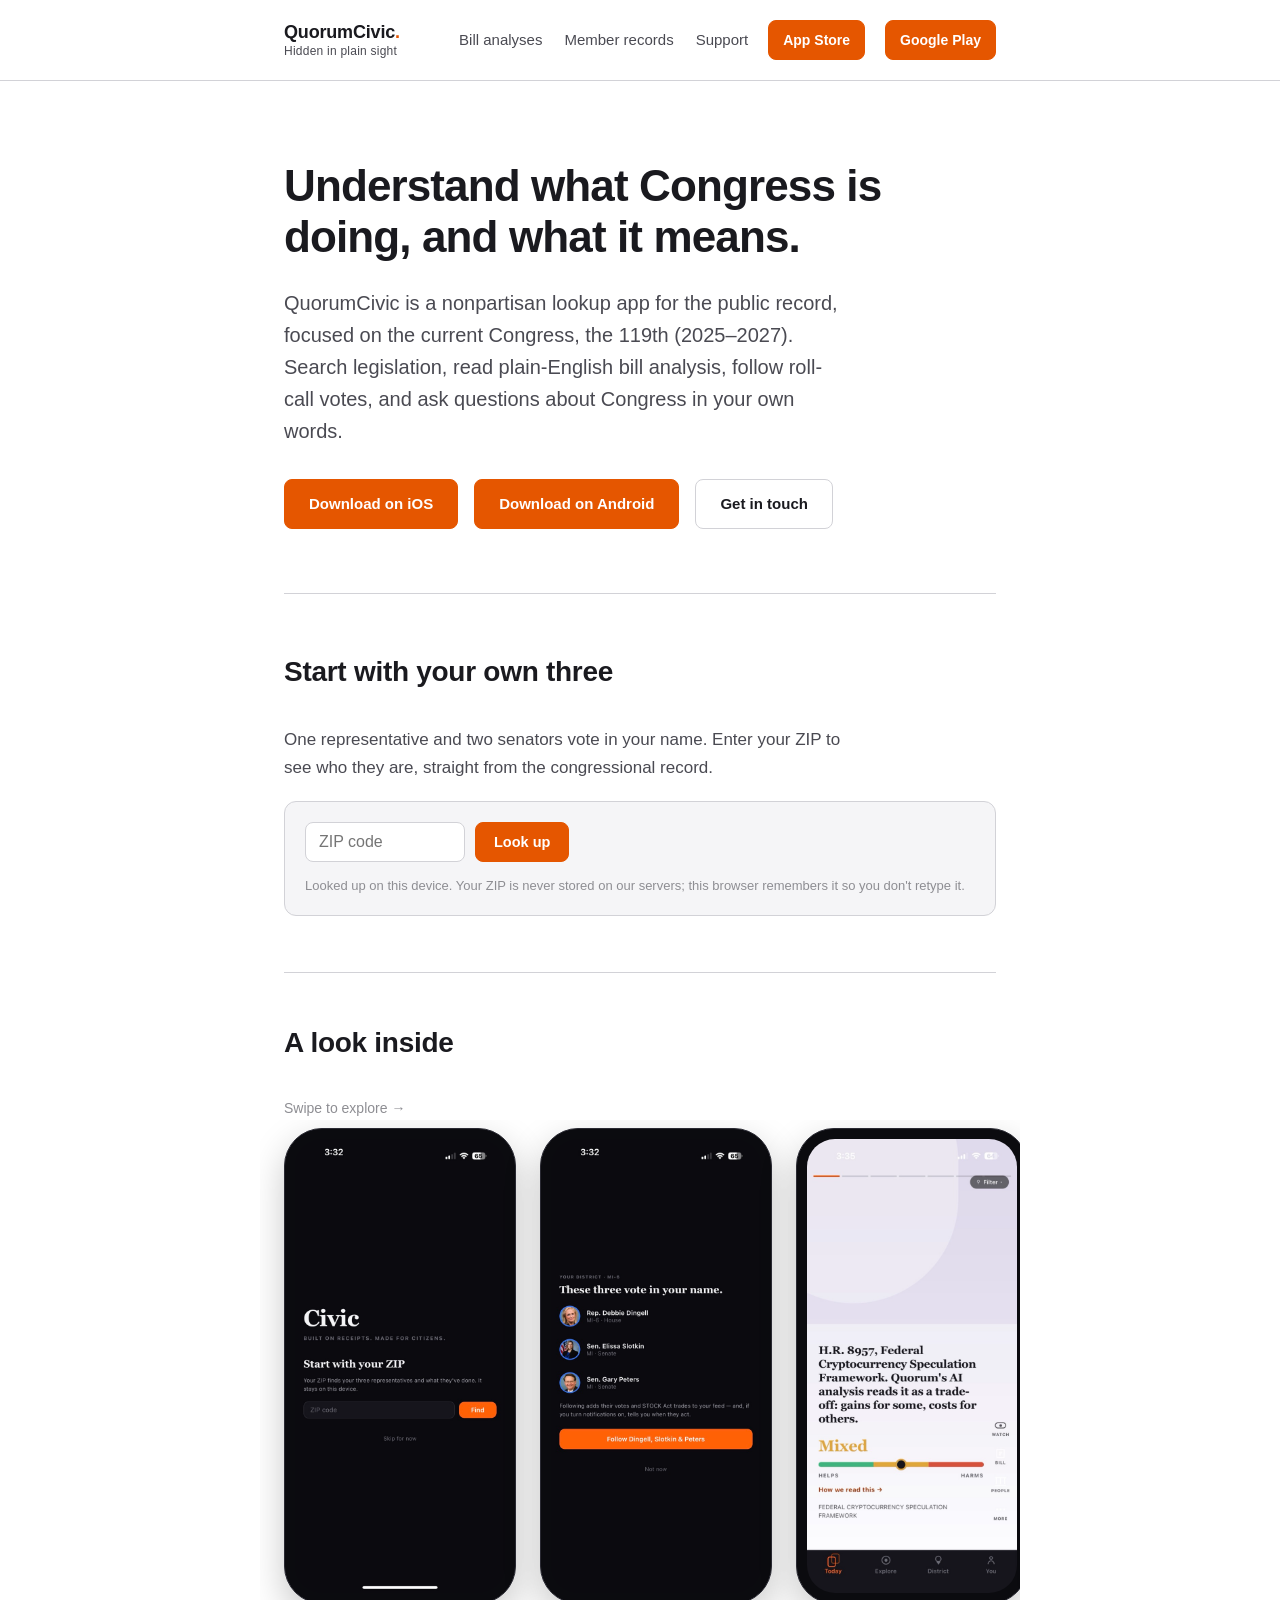
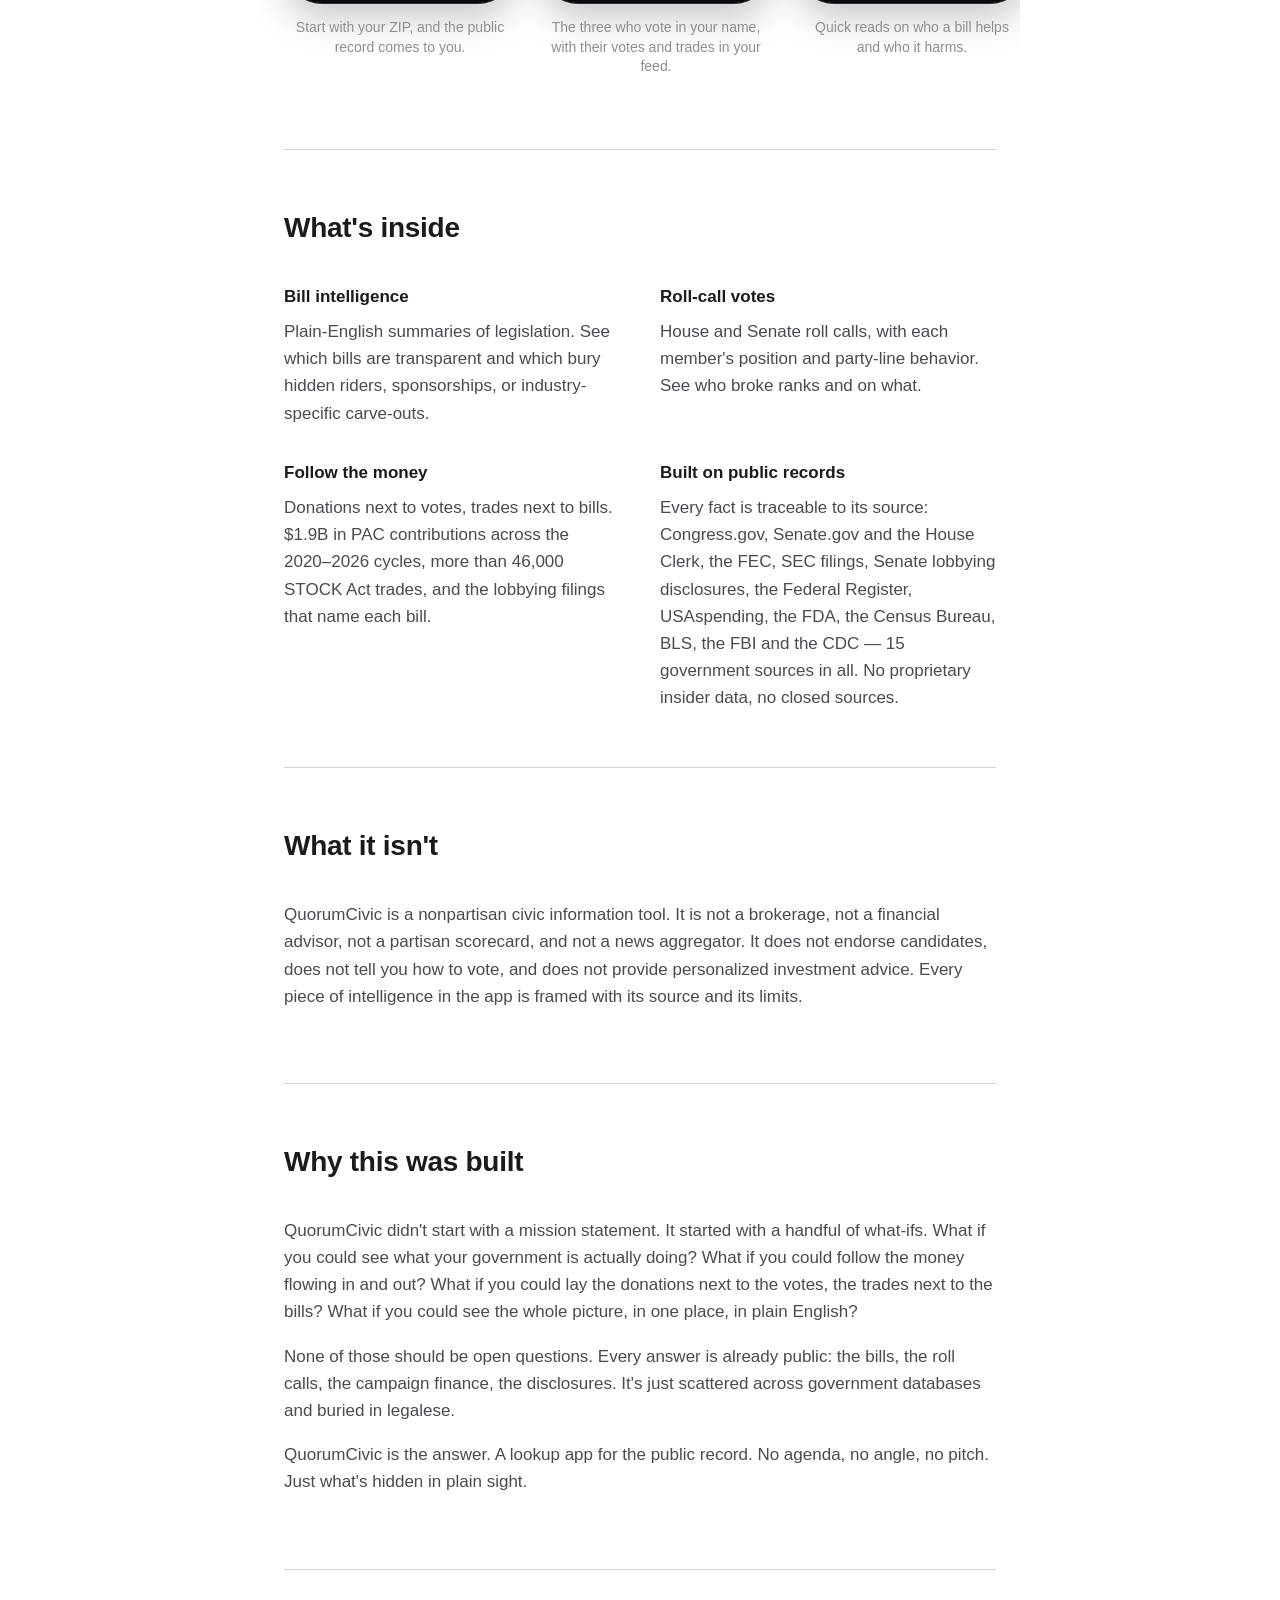
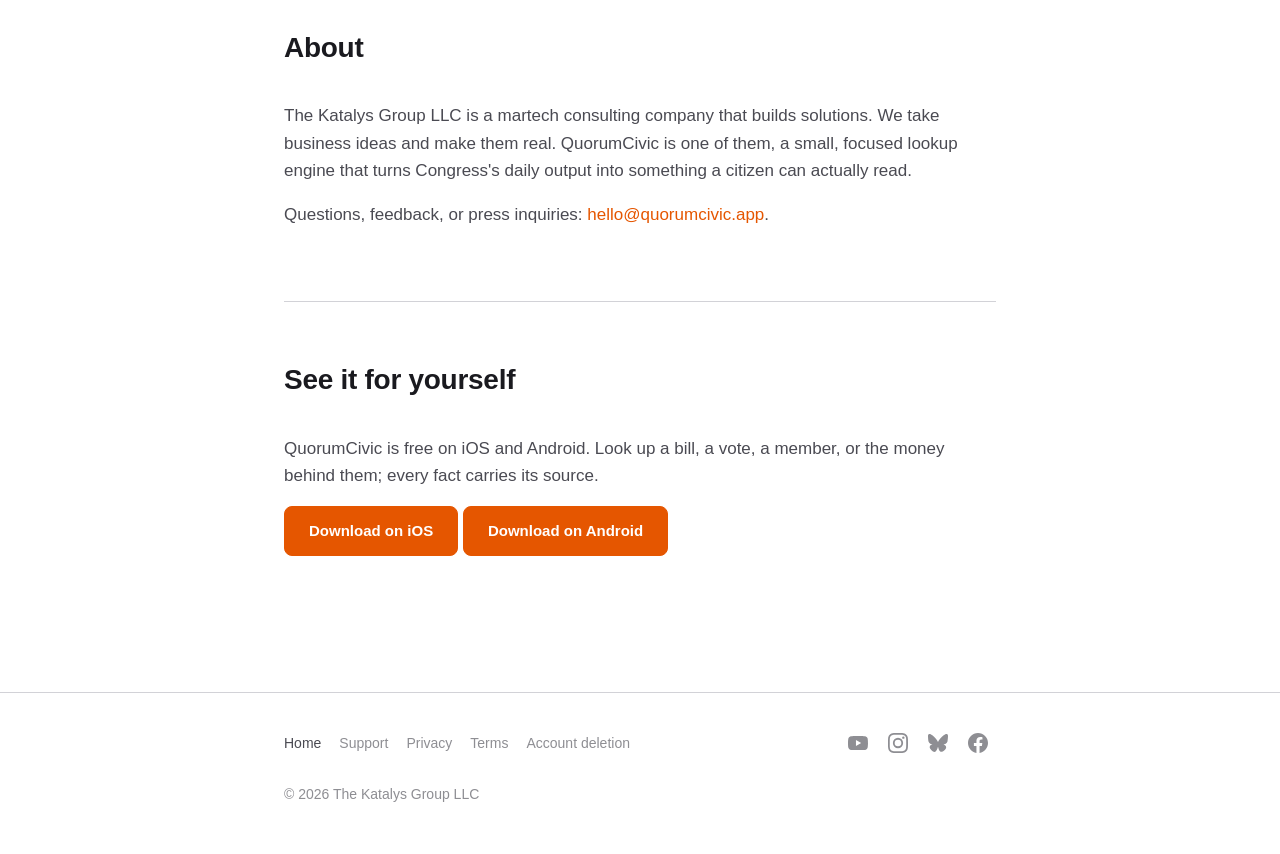
<file: index.html>
<!DOCTYPE html>
<html lang="en">
<head>
<meta charset="UTF-8">
<meta name="viewport" content="width=device-width, initial-scale=1.0">
<title>QuorumCivic | Understand Congress: Bills, Votes &amp; the Public Record</title>
<meta name="description" content="QuorumCivic is a free, nonpartisan app for iOS and Android that turns the congressional record into plain English. Search bills, track roll-call votes, and see who legislation helps or harms.">
<meta name="keywords" content="Congress, legislation, bills, roll-call votes, civic app, nonpartisan, congressional record, bill tracker, public record, government transparency">
<meta name="author" content="The Katalys Group LLC">
<meta name="robots" content="index, follow">
<meta name="theme-color" content="#0B1B2D">
<!-- Native Safari store strip. In-app browsers (TikTok/IG/YT) ignore it,
     which is why the header pill and sticky bar below exist too. -->
<meta name="apple-itunes-app" content="app-id=6764619093">
<link rel="canonical" href="https://quorumcivic.app/">
<script>
  // Platform-led store buttons: a phone visitor never sees the other store's
  // path. Desktop carries neither class and shows both links, since which
  // phone the visitor holds is unknowable from a laptop. Classed on <html>
  // before first paint so nothing reflows or flashes.
  (function () {
    var ua = navigator.userAgent;
    var root = document.documentElement;
    if (/Android/i.test(ua)) root.classList.add('android');
    else if (/iPhone|iPad|iPod/i.test(ua)) root.classList.add('ios');
  })();
</script>

<meta property="og:site_name" content="QuorumCivic">
<meta property="og:title" content="QuorumCivic | Understand what Congress is doing">
<meta property="og:description" content="A free, nonpartisan app for iOS and Android that turns the congressional record into plain English. Search bills, track roll-call votes, and see who legislation helps or harms.">
<meta property="og:type" content="website">
<meta property="og:url" content="https://quorumcivic.app/">
<meta property="og:image" content="https://quorumcivic.app/images/og-cover.png">
<meta property="og:image:width" content="1200">
<meta property="og:image:height" content="630">
<meta property="og:image:alt" content="QuorumCivic. Understand what Congress is doing.">
<meta property="og:locale" content="en_US">

<meta name="twitter:card" content="summary_large_image">
<meta name="twitter:title" content="QuorumCivic | Understand what Congress is doing">
<meta name="twitter:description" content="A free, nonpartisan app for iOS and Android that turns the congressional record into plain English. Search bills, track roll-call votes, and see who legislation helps or harms.">
<meta name="twitter:image" content="https://quorumcivic.app/images/og-cover.png">
<link rel="stylesheet" href="styles.css">
<link rel="icon" type="image/png" sizes="32x32" href="images/favicon-32.png">
<link rel="icon" type="image/png" sizes="512x512" href="images/favicon-512.png">
<link rel="apple-touch-icon" href="images/favicon-180.png">
<script>
    !function(t,e){var o,n,p,r;e.__SV||(window.posthog && window.posthog.__loaded)||(window.posthog=e,e._i=[],e.init=function(i,s,a){function g(t,e){var o=e.split(".");2==o.length&&(t=t[o[0]],e=o[1]),t[e]=function(){t.push([e].concat(Array.prototype.slice.call(arguments,0)))}}(p=t.createElement("script")).type="text/javascript",p.crossOrigin="anonymous",p.async=!0,p.src=s.api_host.replace(".i.posthog.com","-assets.i.posthog.com")+"/static/array.js",(r=t.getElementsByTagName("script")[0]).parentNode.insertBefore(p,r);var u=e;for(void 0!==a?u=e[a]=[]:a="posthog",u.people=u.people||[],u.toString=function(t){var e="posthog";return"posthog"!==a&&(e+="."+a),t||(e+=" (stub)"),e},u.people.toString=function(){return u.toString(1)+".people (stub)"},o="Mi Ri init Vi Gi Rr Wi Ji Bi capture calculateEventProperties tn register register_once register_for_session unregister unregister_for_session an getFeatureFlag getFeatureFlagPayload getFeatureFlagResult isFeatureEnabled reloadFeatureFlags updateFlags updateEarlyAccessFeatureEnrollment getEarlyAccessFeatures on onFeatureFlags onSurveysLoaded onSessionId getSurveys getActiveMatchingSurveys renderSurvey displaySurvey cancelPendingSurvey canRenderSurvey canRenderSurveyAsync un identify setPersonProperties group resetGroups setPersonPropertiesForFlags resetPersonPropertiesForFlags setGroupPropertiesForFlags resetGroupPropertiesForFlags reset setIdentity clearIdentity get_distinct_id getGroups get_session_id get_session_replay_url alias set_config startSessionRecording stopSessionRecording sessionRecordingStarted captureException addExceptionStep captureLog startExceptionAutocapture stopExceptionAutocapture loadToolbar get_property getSessionProperty nn Xi createPersonProfile setInternalOrTestUser sn Hi cn opt_in_capturing opt_out_capturing has_opted_in_capturing has_opted_out_capturing get_explicit_consent_status is_capturing clear_opt_in_out_capturing Ki debug Lr rn getPageViewId captureTraceFeedback captureTraceMetric Di".split(" "),n=0;n<o.length;n++)g(u,o[n]);e._i.push([i,s,a])},e.__SV=1)}(document,window.posthog||[]);
    // Dev traffic must not reach the production project: localhost:4173, this
    // repo's preview server, was reporting into it. Skipping init() is safe:
    // the snippet above installed a queueing stub as window.posthog, so every
    // register()/capture() call site still works and simply no-ops; array.js
    // is never fetched and nothing is sent.
    var _phDev = /^(localhost|127\.0\.0\.1|\[::1\])$/.test(location.hostname)
              || location.hostname.endsWith('.local');
    if (!_phDev) posthog.init('phc_Mk93JjswGSCQy5031MKU7B9BWXFJoZqyWjg4h3icd2X', {
        api_host: 'https://pulse.quorumcivic.app',
        ui_host: 'https://us.posthog.com',
        defaults: '2026-01-30',
        person_profiles: 'identified_only',
        // The automatic pageview fires during init(), before the ?s= source
        // mapping analytics.js registers would apply, so analytics.js captures
        // the pageview by hand after register. capture_pageleave follows
        // pageview capture unless turned on explicitly, and bounce rate and
        // time on page need it.
        capture_pageview: false,
        capture_pageleave: true,
    })
</script>
<script src="analytics.js" defer></script>
<script src="home.js" defer></script>
<script type="application/ld+json">
{
  "@context": "https://schema.org",
  "@graph": [
    {
      "@type": "Organization",
      "@id": "https://quorumcivic.app/#organization",
      "name": "The Katalys Group LLC",
      "description": "A martech consulting company that builds solutions, turning business ideas into real products.",
      "url": "https://quorumcivic.app/"
    },
    {
      "@type": "Organization",
      "@id": "https://quorumcivic.app/#brand",
      "name": "QuorumCivic",
      "url": "https://quorumcivic.app/",
      "logo": "https://quorumcivic.app/images/favicon-512.png",
      "description": "A free, nonpartisan app for iOS and Android that turns the congressional record into plain English.",
      "parentOrganization": { "@id": "https://quorumcivic.app/#organization" },
      "sameAs": [
        "https://www.youtube.com/@QuorumCivicApp",
        "https://www.instagram.com/whatcongressdid/",
        "https://bsky.app/profile/quorumcivic.app",
        "https://www.facebook.com/quorumcivic.app"
      ]
    },
    {
      "@type": "WebSite",
      "@id": "https://quorumcivic.app/#website",
      "name": "QuorumCivic",
      "url": "https://quorumcivic.app/",
      "publisher": { "@id": "https://quorumcivic.app/#organization" },
      "about": { "@id": "https://quorumcivic.app/#brand" },
      "inLanguage": "en-US"
    },
    {
      "@type": "MobileApplication",
      "@id": "https://quorumcivic.app/#app",
      "name": "QuorumCivic",
      "alternateName": "QuorumCivic",
      "applicationCategory": "ReferenceApplication",
      "operatingSystem": "iOS, Android",
      "description": "A free, nonpartisan app for iOS and Android that turns the congressional record into plain English. Search bills, read plain-English analysis, track roll-call votes, and ask questions about Congress in your own words.",
      "url": "https://quorumcivic.app/",
      "downloadUrl": [
        "https://apps.apple.com/app/quorumcivic/id6764619093",
        "https://play.google.com/store/apps/details?id=com.tkg.quorumcivic"
      ],
      "image": "https://quorumcivic.app/images/og-cover.png",
      "publisher": { "@id": "https://quorumcivic.app/#organization" },
      "provider": { "@id": "https://quorumcivic.app/#brand" },
      "offers": [
        {
          "@type": "Offer",
          "name": "QuorumCivic",
          "price": "0",
          "priceCurrency": "USD",
          "description": "Free. Full civic lookup, unlimited reads of published bill analyses, and a limited number of new AI analyses each month."
        },
        {
          "@type": "Offer",
          "name": "Quorum Supporter (monthly)",
          "price": "3.99",
          "priceCurrency": "USD",
          "description": "Unlimited new AI bill analyses and other Supporter features.",
          "priceSpecification": {
            "@type": "UnitPriceSpecification",
            "price": "3.99",
            "priceCurrency": "USD",
            "billingDuration": 1,
            "unitCode": "MON"
          }
        },
        {
          "@type": "Offer",
          "name": "Quorum Supporter (annual)",
          "price": "34.99",
          "priceCurrency": "USD",
          "description": "Unlimited new AI bill analyses and other Supporter features. Saves about 27% against the monthly price.",
          "priceSpecification": {
            "@type": "UnitPriceSpecification",
            "price": "34.99",
            "priceCurrency": "USD",
            "billingDuration": 1,
            "unitCode": "ANN"
          }
        }
      ]
    }
  ]
}
</script>
</head>
<body>

<header>
  <div class="container">
    <a class="brand" href="index.html">
      <span class="brand-name">QuorumCivic<span class="spark">.</span></span>
      <span class="brand-sub">Hidden in plain sight</span>
    </a>
    <div class="header-right">
      <nav aria-label="Primary">
        <a href="https://share.quorumcivic.app/bills"><span class="nav-wide">Bill analyses</span><span class="nav-tight">Bills</span></a>
        <a href="https://share.quorumcivic.app/members"><span class="nav-wide">Member records</span><span class="nav-tight">Members</span></a>
        <a class="nav-support" href="support.html">Support</a>
      </nav>
      <a class="btn store-pill ios-only" href="https://apps.apple.com/app/quorumcivic/id6764619093?ct=web-header-direct" data-store="app_store" data-placement="header" data-attr="cta-header-ios">App Store</a>
      <a class="btn store-pill android-only" href="https://play.google.com/store/apps/details?id=com.tkg.quorumcivic&amp;referrer=utm_source%3Dquorumcivic.app%26utm_medium%3Dwebsite%26utm_campaign%3Ddirect%26utm_content%3Dweb-header-direct" data-store="google_play" data-placement="header" data-attr="cta-header-android">Google Play</a>
    </div>
  </div>
</header>

<main class="container">

  <div class="hero">
    <!-- The finding hero. home.js fills this from the share-domain top-story
         API (the feed bundle's #1 story) and unhides it; the pitch below then
         demotes to a supporting block. If the fetch never resolves, the pitch
         simply stays the hero, the pre-2026-08 page unchanged. Why: measured
         2026-08-18, receipt pages held 50% of readers past 75% depth while
         this page's pitch held 2.8%. Open with a finding, not marketing. -->
    <div class="hero-finding" id="hero-finding" hidden>
      <div class="finding-eyebrow" id="finding-eyebrow">This week's finding</div>
      <p class="finding-headline" id="finding-headline"></p>
      <p class="finding-dek" id="finding-dek"></p>
      <div class="cta-row">
        <a class="btn" id="finding-link" href="https://share.quorumcivic.app/" data-attr="cta-hero-finding">Read the full receipt</a>
      </div>
      <p class="finding-source" id="finding-source"></p>
    </div>
    <div class="hero-pitch" id="hero-pitch">
      <h1>Understand what Congress is doing, and what it means.</h1>
      <p class="tagline">QuorumCivic is a nonpartisan lookup app for the public record, focused on the current Congress, the 119th (2025&ndash;2027). Search legislation, read plain-English bill analysis, follow roll-call votes, and ask questions about Congress in your own words.</p>
      <div class="cta-row">
        <a href="https://apps.apple.com/app/quorumcivic/id6764619093?ct=web-hero-direct" class="btn" data-attr="cta-download-ios" data-store="app_store" data-placement="hero">Download on iOS</a>
        <a href="https://play.google.com/store/apps/details?id=com.tkg.quorumcivic&amp;referrer=utm_source%3Dquorumcivic.app%26utm_medium%3Dwebsite%26utm_campaign%3Ddirect%26utm_content%3Dweb-hero-direct" class="btn" data-attr="cta-download-android" data-store="google_play" data-placement="hero">Download on Android</a>
        <a href="support.html" class="btn btn-outline" data-attr="cta-contact">Get in touch</a>
      </div>
    </div>
  </div>

  <!-- The one interactive element on the page. The lookup is a stateless call
       to the share-domain API; the ZIP is never stored or logged server-side,
       and no analytics event carries it. -->
  <section class="zip-section">
    <h2>Start with your own three</h2>
    <p class="zip-intro">One representative and two senators vote in your name. Enter your ZIP to see who they are, straight from the congressional record.</p>
    <div class="zip-block" id="zip-block">
      <form class="zip-form" id="zip-form" autocomplete="postal-code">
        <input id="zip-input" inputmode="numeric" pattern="[0-9]{5}" maxlength="5" placeholder="ZIP code" aria-label="ZIP code" required>
        <button class="btn" type="submit">Look up</button>
      </form>
      <div id="zip-out" aria-live="polite"></div>
      <div class="zip-cta" id="zip-cta" hidden>
        <div class="zip-cta-line" id="zip-cta-line">Every vote your members cast, plus their funders and trades, free in the app.</div>
        <a class="btn ios-only" href="https://apps.apple.com/app/quorumcivic/id6764619093?ct=web-zip-direct" data-store="app_store" data-placement="zip" data-attr="cta-zip-ios">App Store</a>
        <a class="btn android-only" href="https://play.google.com/store/apps/details?id=com.tkg.quorumcivic&amp;referrer=utm_source%3Dquorumcivic.app%26utm_medium%3Dwebsite%26utm_campaign%3Ddirect%26utm_content%3Dweb-zip-direct" data-store="google_play" data-placement="zip" data-attr="cta-zip-android">Google Play</a>
      </div>
      <p class="zip-note">Looked up on this device. Your ZIP is never stored on our servers; this browser remembers it so you don't retype it.</p>
    </div>
  </section>

  <section class="shots-section">
    <h2>A look inside</h2>
    <p class="shots-hint">Swipe to explore &rarr;</p>
    <div class="shots">
      <figure class="phone">
        <div class="frame">
          <img src="images/screenshot-intro.jpg" alt="QuorumCivic's opening screen, headlined Civic and built on receipts, made for citizens, asking for a ZIP code to find the user's three representatives and noting that the ZIP stays on the device." loading="lazy" width="232">
        </div>
        <figcaption>Start with your ZIP, and the public record comes to you.</figcaption>
      </figure>
      <figure class="phone">
        <div class="frame">
          <img src="images/screenshot-your-district.jpg" alt="QuorumCivic onboarding for Michigan's 6th district headlined &ldquo;These three vote in your name,&rdquo; listing Rep. Debbie Dingell, Sen. Elissa Slotkin, and Sen. Gary Peters, with one tap to follow all three and add their votes and STOCK Act trades to the feed." loading="lazy" width="232">
        </div>
        <figcaption>The three who vote in your name, with their votes and trades in your feed.</figcaption>
      </figure>
      <figure class="phone">
        <div class="frame">
          <img src="images/screenshot-swipe-card.jpg" alt="A QuorumCivic card on H.R. 8957, the Federal Cryptocurrency Speculation Framework, rated Mixed on a Helps-to-Harms scale as a trade-off of gains for some and costs for others, with shortcuts to watch the bill, read it, and see the people behind it." loading="lazy" width="232">
        </div>
        <figcaption>Quick reads on who a bill helps and who it harms.</figcaption>
      </figure>
      <figure class="phone">
        <div class="frame">
          <img src="images/screenshot-explore-congress.jpg" alt="QuorumCivic Congress screen with search and 119th Congress totals of 18,476 bills introduced, 104 became law and 1,535 roll-call votes, plus $1.9B in direct PAC contributions indexed across the 2020&ndash;2026 election cycles, and shortcuts to the House, Senate, companies, and committees." loading="lazy" width="232">
        </div>
        <figcaption>Every member, bill, vote, and dollar, in one place.</figcaption>
      </figure>
      <figure class="phone">
        <div class="frame">
          <img src="images/screenshot-house.jpg" alt="QuorumCivic House screen showing Republicans holding the chamber by 6 seats at 218 to 212 with one independent, a week with 0 roll calls and 42 bills introduced, the most active members by primary sponsorship, and a searchable A to Z roster." loading="lazy" width="232">
        </div>
        <figcaption>Each chamber at a glance: the balance, the week, the roster.</figcaption>
      </figure>
      <figure class="phone">
        <div class="frame">
          <img src="images/screenshot-bills-list.jpg" alt="QuorumCivic bill browser filtered to bills that became law, with counters for 18,476 introduced this Congress, 104 became law, 15,844 stalled 90 or more days, and 11,525 analyzed, above cards showing each law's status, subject, and last action." loading="lazy" width="232">
        </div>
        <figcaption>Browse and search the 119th Congress, bill by bill.</figcaption>
      </figure>
      <figure class="phone">
        <div class="frame">
          <img src="images/screenshot-bill-detail.jpg" alt="QuorumCivic bill detail for S. 629, an emergency conservation program bill, showing its sponsor, a timeline from introduced to signed into law, a plain-English summary of what it does, and a Net good reading on the Helps-to-Harms scale with transparency and hidden-provision comparisons." loading="lazy" width="232">
        </div>
        <figcaption>Plain-English bill analysis: what it does, where it stands, how we read it.</figcaption>
      </figure>
    </div>
  </section>

  <section>
    <h2>What's inside</h2>
    <div class="features">
      <div class="feature">
        <h3>Bill intelligence</h3>
        <p>Plain-English summaries of legislation. See which bills are transparent and which bury hidden riders, sponsorships, or industry-specific carve-outs.</p>
      </div>
      <div class="feature">
        <h3>Roll-call votes</h3>
        <p>House and Senate roll calls, with each member's position and party-line behavior. See who broke ranks and on what.</p>
      </div>
      <div class="feature">
        <h3>Follow the money</h3>
        <p>Donations next to votes, trades next to bills. $1.9B in PAC contributions across the 2020&ndash;2026 cycles, more than 46,000 STOCK Act trades, and the lobbying filings that name each bill.</p>
      </div>
      <div class="feature">
        <h3>Built on public records</h3>
        <p>Every fact is traceable to its source: Congress.gov, Senate.gov and the House Clerk, the FEC, SEC filings, Senate lobbying disclosures, the Federal Register, USAspending, the FDA, the Census Bureau, BLS, the FBI and the CDC &mdash; 15 government sources in all. No proprietary insider data, no closed sources.</p>
      </div>
    </div>
  </section>

  <section>
    <h2>What it isn't</h2>
    <p>QuorumCivic is a nonpartisan civic information tool. It is not a brokerage, not a financial advisor, not a partisan scorecard, and not a news aggregator. It does not endorse candidates, does not tell you how to vote, and does not provide personalized investment advice. Every piece of intelligence in the app is framed with its source and its limits.</p>
  </section>

  <section>
    <h2>Why this was built</h2>
    <p>QuorumCivic didn't start with a mission statement. It started with a handful of what-ifs. What if you could see what your government is actually doing? What if you could follow the money flowing in and out? What if you could lay the donations next to the votes, the trades next to the bills? What if you could see the whole picture, in one place, in plain English?</p>
    <p>None of those should be open questions. Every answer is already public: the bills, the roll calls, the campaign finance, the disclosures. It's just scattered across government databases and buried in legalese.</p>
    <p>QuorumCivic is the answer. A lookup app for the public record. No agenda, no angle, no pitch. Just what's hidden in plain sight.</p>
  </section>

  <section>
    <h2>About</h2>
    <p>The Katalys Group LLC is a martech consulting company that builds solutions. We take business ideas and make them real. QuorumCivic is one of them, a small, focused lookup engine that turns Congress's daily output into something a citizen can actually read.</p>
    <p>Questions, feedback, or press inquiries: <a href="mailto:hello@quorumcivic.app">hello@quorumcivic.app</a>.</p>
  </section>

  <section class="closing-cta">
    <h2>See it for yourself</h2>
    <p>QuorumCivic is free on iOS and Android. Look up a bill, a vote, a member, or the money behind them; every fact carries its source.</p>
    <div class="cta-row">
      <a href="https://apps.apple.com/app/quorumcivic/id6764619093?ct=web-footer-direct" class="btn" data-attr="cta-footer-ios" data-store="app_store" data-placement="footer">Download on iOS</a>
      <a href="https://play.google.com/store/apps/details?id=com.tkg.quorumcivic&amp;referrer=utm_source%3Dquorumcivic.app%26utm_medium%3Dwebsite%26utm_campaign%3Ddirect%26utm_content%3Dweb-footer-direct" class="btn" data-attr="cta-footer-android" data-store="google_play" data-placement="footer">Download on Android</a>
    </div>
  </section>

</main>

<footer>
  <div class="container">
    <div class="footer-top">
      <nav class="footer-links" aria-label="Footer">
        <a href="index.html" aria-current="page">Home</a>
        <a href="support.html">Support</a>
        <a href="privacy.html">Privacy</a>
        <a href="terms.html">Terms</a>
        <a href="account-deletion.html">Account deletion</a>
      </nav>
      <div class="footer-social">
        <a href="https://www.youtube.com/@QuorumCivicApp" rel="me" aria-label="QuorumCivic on YouTube" data-attr="social-youtube"><svg viewBox="0 0 24 24" aria-hidden="true" focusable="false"><path d="M23.498 6.186a3.016 3.016 0 0 0-2.122-2.136C19.505 3.545 12 3.545 12 3.545s-7.505 0-9.377.505A3.017 3.017 0 0 0 .502 6.186C0 8.07 0 12 0 12s0 3.93.502 5.814a3.016 3.016 0 0 0 2.122 2.136c1.871.505 9.376.505 9.376.505s7.505 0 9.377-.505a3.015 3.015 0 0 0 2.122-2.136C24 15.93 24 12 24 12s0-3.93-.502-5.814zM9.545 15.568V8.432L15.818 12l-6.273 3.568z"/></svg></a>
        <a href="https://www.instagram.com/whatcongressdid/" rel="me" aria-label="QuorumCivic on Instagram" data-attr="social-instagram"><svg viewBox="0 0 24 24" aria-hidden="true" focusable="false"><path d="M12 0C8.74 0 8.333.015 7.053.072 5.775.132 4.905.333 4.14.63c-.789.306-1.459.717-2.126 1.384S.935 3.35.63 4.14C.333 4.905.131 5.775.072 7.053.012 8.333 0 8.74 0 12s.015 3.667.072 4.947c.06 1.277.261 2.148.558 2.913.306.788.717 1.459 1.384 2.126.667.666 1.336 1.079 2.126 1.384.766.296 1.636.499 2.913.558C8.333 23.988 8.74 24 12 24s3.667-.015 4.947-.072c1.277-.06 2.148-.262 2.913-.558.788-.306 1.459-.718 2.126-1.384.666-.667 1.079-1.335 1.384-2.126.296-.765.499-1.636.558-2.913.06-1.28.072-1.687.072-4.947s-.015-3.667-.072-4.947c-.06-1.277-.262-2.149-.558-2.913-.306-.789-.718-1.459-1.384-2.126C21.319 1.347 20.651.935 19.86.63c-.765-.297-1.636-.499-2.913-.558C15.667.012 15.26 0 12 0zm0 2.16c3.203 0 3.585.016 4.85.071 1.17.055 1.805.249 2.227.415.562.217.96.477 1.382.896.419.42.679.819.896 1.381.164.422.36 1.057.413 2.227.057 1.266.07 1.646.07 4.85s-.015 3.585-.074 4.85c-.061 1.17-.256 1.805-.421 2.227-.224.562-.479.96-.899 1.382-.419.419-.824.679-1.38.896-.42.164-1.065.36-2.235.413-1.274.057-1.649.07-4.859.07-3.211 0-3.586-.015-4.859-.074-1.171-.061-1.816-.256-2.236-.421-.569-.224-.96-.479-1.379-.899-.421-.419-.69-.824-.9-1.38-.165-.42-.359-1.065-.42-2.235-.045-1.26-.061-1.649-.061-4.844 0-3.196.016-3.586.061-4.861.061-1.17.255-1.814.42-2.234.21-.57.479-.96.9-1.381.419-.419.81-.689 1.379-.898.42-.166 1.051-.361 2.221-.421 1.275-.045 1.65-.06 4.859-.06l.045.03zm0 3.678a6.162 6.162 0 1 0 0 12.324 6.162 6.162 0 0 0 0-12.324zM12 16a4 4 0 1 1 0-8 4 4 0 0 1 0 8zm7.846-10.405a1.44 1.44 0 1 1-2.88 0 1.44 1.44 0 0 1 2.88 0z"/></svg></a>
        <a href="https://bsky.app/profile/quorumcivic.app" rel="me" aria-label="QuorumCivic on Bluesky" data-attr="social-bluesky"><svg viewBox="0 0 24 24" aria-hidden="true" focusable="false"><path d="M12 10.8c-1.087-2.114-4.046-6.053-6.798-7.995C2.566.944 1.561 1.266.902 1.565.139 1.908 0 3.08 0 3.768c0 .69.378 5.65.624 6.479.815 2.736 3.713 3.66 6.383 3.364-3.912.58-7.387 2.005-2.83 7.078 5.013 5.19 6.87-1.113 7.823-4.308.953 3.195 2.05 9.271 7.733 4.308 4.267-4.308 1.172-6.498-2.74-7.078 2.67.297 5.568-.628 6.383-3.364.246-.828.624-5.79.624-6.478 0-.69-.139-1.861-.902-2.206-.659-.298-1.664-.62-4.3 1.24C16.046 4.748 13.087 8.687 12 10.8z"/></svg></a>
        <a href="https://www.facebook.com/quorumcivic.app" rel="me" aria-label="QuorumCivic on Facebook" data-attr="social-facebook"><svg viewBox="0 0 24 24" aria-hidden="true" focusable="false"><path d="M24 12.073c0-6.627-5.373-12-12-12s-12 5.373-12 12c0 5.99 4.388 10.954 10.125 11.854v-8.385H7.078v-3.47h3.047V9.43c0-3.007 1.792-4.669 4.533-4.669 1.312 0 2.686.235 2.686.235v2.953H15.83c-1.491 0-1.956.925-1.956 1.874v2.25h3.328l-.532 3.47h-2.796v8.385C19.612 23.027 24 18.062 24 12.073z"/></svg></a>
      </div>
    </div>
    <div class="footer-credit">&copy; 2026 The Katalys Group LLC</div>
  </div>
</footer>

<!-- Mobile store bar. home.js shows it past ~30% scroll and hides it whenever
     any other store button is on screen, so CTAs never stack. On screens wide
     enough for the header pill it never appears at all. -->
<div class="sticky-bar" id="sticky-bar" aria-hidden="true">
  <div class="sticky-inner">
    <div class="sticky-line">Every bill, vote, and dollar of this Congress, in your pocket. Free and nonpartisan.</div>
    <a class="btn ios-only" href="https://apps.apple.com/app/quorumcivic/id6764619093?ct=web-sticky-direct" data-store="app_store" data-placement="sticky" data-attr="cta-sticky-ios">App Store</a>
    <a class="btn android-only" href="https://play.google.com/store/apps/details?id=com.tkg.quorumcivic&amp;referrer=utm_source%3Dquorumcivic.app%26utm_medium%3Dwebsite%26utm_campaign%3Ddirect%26utm_content%3Dweb-sticky-direct" data-store="google_play" data-placement="sticky" data-attr="cta-sticky-android">Google Play</a>
  </div>
</div>

</body>
</html>
</file>
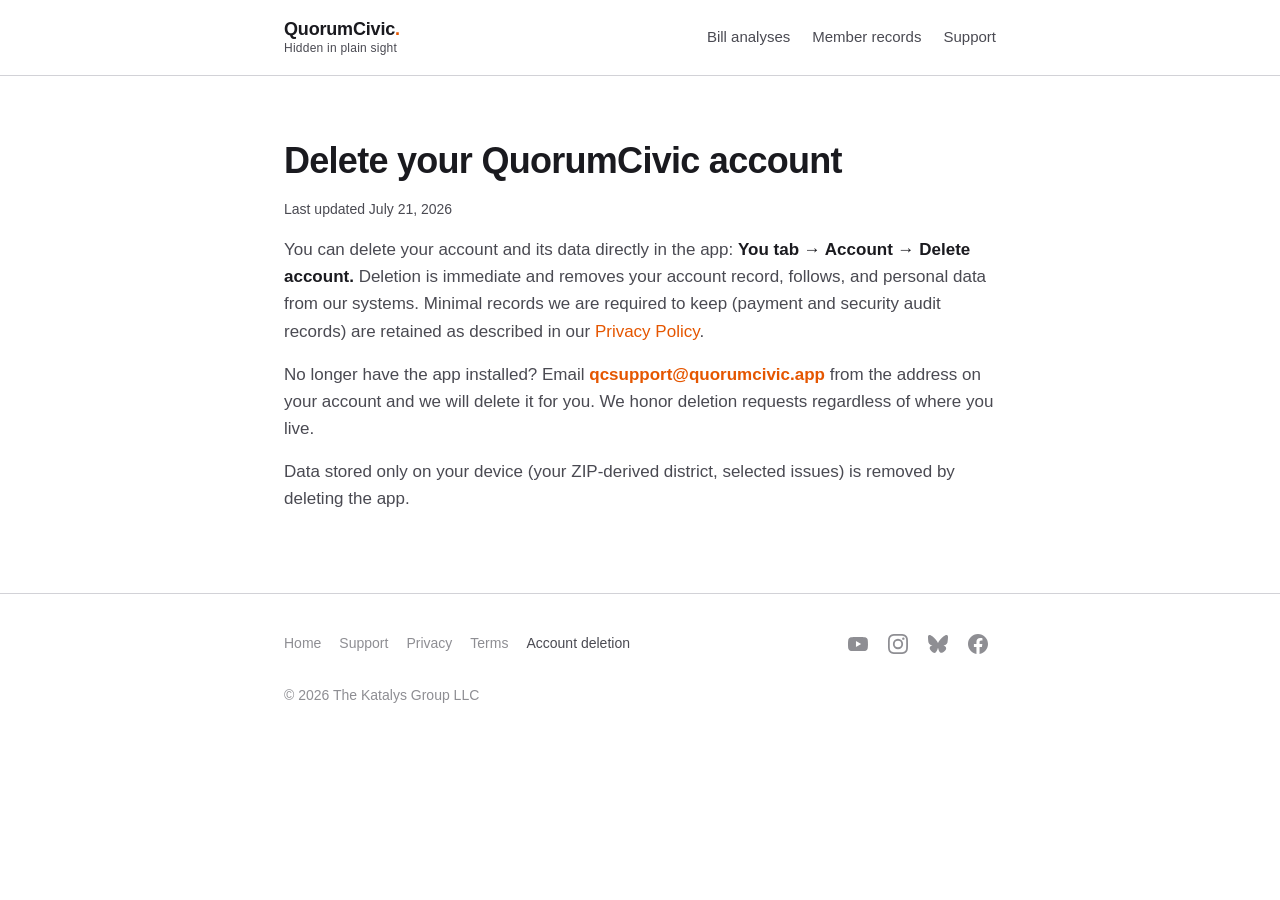
<file: account-deletion.html>
<!DOCTYPE html>
<html lang="en">
<head>
<meta charset="UTF-8">
<meta name="viewport" content="width=device-width, initial-scale=1.0">
<title>Delete Your QuorumCivic Account &amp; Data</title>
<meta name="description" content="How to delete your QuorumCivic account and its data, either in the app or by emailing us. Deletion is immediate and we honor requests regardless of where you live.">
<meta name="author" content="The Katalys Group LLC">
<meta name="robots" content="index, follow">
<meta name="theme-color" content="#0B1B2D">
<link rel="canonical" href="https://quorumcivic.app/account-deletion">

<meta property="og:site_name" content="QuorumCivic">
<meta property="og:title" content="Account Deletion | QuorumCivic">
<meta property="og:description" content="How to delete your QuorumCivic account and its data, either in the app or by emailing us.">
<meta property="og:type" content="website">
<meta property="og:url" content="https://quorumcivic.app/account-deletion">
<meta property="og:image" content="https://quorumcivic.app/images/og-cover.png">
<meta property="og:image:width" content="1200">
<meta property="og:image:height" content="630">
<meta property="og:locale" content="en_US">

<meta name="twitter:card" content="summary_large_image">
<meta name="twitter:title" content="Account Deletion | QuorumCivic">
<meta name="twitter:description" content="How to delete your QuorumCivic account and its data.">
<meta name="twitter:image" content="https://quorumcivic.app/images/og-cover.png">
<link rel="stylesheet" href="styles.css">
<link rel="icon" type="image/png" sizes="32x32" href="images/favicon-32.png">
<link rel="icon" type="image/png" sizes="512x512" href="images/favicon-512.png">
<link rel="apple-touch-icon" href="images/favicon-180.png">
<script>
    !function(t,e){var o,n,p,r;e.__SV||(window.posthog && window.posthog.__loaded)||(window.posthog=e,e._i=[],e.init=function(i,s,a){function g(t,e){var o=e.split(".");2==o.length&&(t=t[o[0]],e=o[1]),t[e]=function(){t.push([e].concat(Array.prototype.slice.call(arguments,0)))}}(p=t.createElement("script")).type="text/javascript",p.crossOrigin="anonymous",p.async=!0,p.src=s.api_host.replace(".i.posthog.com","-assets.i.posthog.com")+"/static/array.js",(r=t.getElementsByTagName("script")[0]).parentNode.insertBefore(p,r);var u=e;for(void 0!==a?u=e[a]=[]:a="posthog",u.people=u.people||[],u.toString=function(t){var e="posthog";return"posthog"!==a&&(e+="."+a),t||(e+=" (stub)"),e},u.people.toString=function(){return u.toString(1)+".people (stub)"},o="Mi Ri init Vi Gi Rr Wi Ji Bi capture calculateEventProperties tn register register_once register_for_session unregister unregister_for_session an getFeatureFlag getFeatureFlagPayload getFeatureFlagResult isFeatureEnabled reloadFeatureFlags updateFlags updateEarlyAccessFeatureEnrollment getEarlyAccessFeatures on onFeatureFlags onSurveysLoaded onSessionId getSurveys getActiveMatchingSurveys renderSurvey displaySurvey cancelPendingSurvey canRenderSurvey canRenderSurveyAsync un identify setPersonProperties group resetGroups setPersonPropertiesForFlags resetPersonPropertiesForFlags setGroupPropertiesForFlags resetGroupPropertiesForFlags reset setIdentity clearIdentity get_distinct_id getGroups get_session_id get_session_replay_url alias set_config startSessionRecording stopSessionRecording sessionRecordingStarted captureException addExceptionStep captureLog startExceptionAutocapture stopExceptionAutocapture loadToolbar get_property getSessionProperty nn Xi createPersonProfile setInternalOrTestUser sn Hi cn opt_in_capturing opt_out_capturing has_opted_in_capturing has_opted_out_capturing get_explicit_consent_status is_capturing clear_opt_in_out_capturing Ki debug Lr rn getPageViewId captureTraceFeedback captureTraceMetric Di".split(" "),n=0;n<o.length;n++)g(u,o[n]);e._i.push([i,s,a])},e.__SV=1)}(document,window.posthog||[]);
    // Dev traffic must not reach the production project: localhost:4173, this
    // repo's preview server, was reporting into it. Skipping init() is safe:
    // the snippet above installed a queueing stub as window.posthog, so every
    // register()/capture() call site still works and simply no-ops; array.js
    // is never fetched and nothing is sent.
    var _phDev = /^(localhost|127\.0\.0\.1|\[::1\])$/.test(location.hostname)
              || location.hostname.endsWith('.local');
    if (!_phDev) posthog.init('phc_Mk93JjswGSCQy5031MKU7B9BWXFJoZqyWjg4h3icd2X', {
        api_host: 'https://pulse.quorumcivic.app',
        ui_host: 'https://us.posthog.com',
        defaults: '2026-01-30',
        person_profiles: 'identified_only',
        // The automatic pageview fires during init(), before the ?s= source
        // mapping analytics.js registers would apply, so analytics.js captures
        // the pageview by hand after register. capture_pageleave follows
        // pageview capture unless turned on explicitly, and bounce rate and
        // time on page need it.
        capture_pageview: false,
        capture_pageleave: true,
    })
</script>
<script src="analytics.js" defer></script>
</head>
<body>

<header>
  <div class="container">
    <a class="brand" href="index.html">
      <span class="brand-name">QuorumCivic<span class="spark">.</span></span>
      <span class="brand-sub">Hidden in plain sight</span>
    </a>
    <div class="header-right">
      <nav aria-label="Primary">
        <a href="https://share.quorumcivic.app/bills"><span class="nav-wide">Bill analyses</span><span class="nav-tight">Bills</span></a>
        <a href="https://share.quorumcivic.app/members"><span class="nav-wide">Member records</span><span class="nav-tight">Members</span></a>
        <a class="nav-support" href="support.html">Support</a>
      </nav>
    </div>
  </div>
</header>

<main class="container content">

  <h1 class="page-title">Delete your QuorumCivic account</h1>
  <p class="page-meta">Last updated July 21, 2026</p>

  <p>You can delete your account and its data directly in the app: <strong>You tab &rarr; Account &rarr; Delete account.</strong> Deletion is immediate and removes your account record, follows, and personal data from our systems. Minimal records we are required to keep (payment and security audit records) are retained as described in our <a href="/privacy">Privacy Policy</a>.</p>

  <p>No longer have the app installed? Email <strong><a href="mailto:qcsupport@quorumcivic.app">qcsupport@quorumcivic.app</a></strong> from the address on your account and we will delete it for you. We honor deletion requests regardless of where you live.</p>

  <p>Data stored only on your device (your ZIP-derived district, selected issues) is removed by deleting the app.</p>

</main>

<footer>
  <div class="container">
    <div class="footer-top">
      <nav class="footer-links" aria-label="Footer">
        <a href="index.html">Home</a>
        <a href="support.html">Support</a>
        <a href="privacy.html">Privacy</a>
        <a href="terms.html">Terms</a>
        <a href="account-deletion.html" aria-current="page">Account deletion</a>
      </nav>
      <div class="footer-social">
        <a href="https://www.youtube.com/@QuorumCivicApp" rel="me" aria-label="QuorumCivic on YouTube" data-attr="social-youtube"><svg viewBox="0 0 24 24" aria-hidden="true" focusable="false"><path d="M23.498 6.186a3.016 3.016 0 0 0-2.122-2.136C19.505 3.545 12 3.545 12 3.545s-7.505 0-9.377.505A3.017 3.017 0 0 0 .502 6.186C0 8.07 0 12 0 12s0 3.93.502 5.814a3.016 3.016 0 0 0 2.122 2.136c1.871.505 9.376.505 9.376.505s7.505 0 9.377-.505a3.015 3.015 0 0 0 2.122-2.136C24 15.93 24 12 24 12s0-3.93-.502-5.814zM9.545 15.568V8.432L15.818 12l-6.273 3.568z"/></svg></a>
        <a href="https://www.instagram.com/whatcongressdid/" rel="me" aria-label="QuorumCivic on Instagram" data-attr="social-instagram"><svg viewBox="0 0 24 24" aria-hidden="true" focusable="false"><path d="M12 0C8.74 0 8.333.015 7.053.072 5.775.132 4.905.333 4.14.63c-.789.306-1.459.717-2.126 1.384S.935 3.35.63 4.14C.333 4.905.131 5.775.072 7.053.012 8.333 0 8.74 0 12s.015 3.667.072 4.947c.06 1.277.261 2.148.558 2.913.306.788.717 1.459 1.384 2.126.667.666 1.336 1.079 2.126 1.384.766.296 1.636.499 2.913.558C8.333 23.988 8.74 24 12 24s3.667-.015 4.947-.072c1.277-.06 2.148-.262 2.913-.558.788-.306 1.459-.718 2.126-1.384.666-.667 1.079-1.335 1.384-2.126.296-.765.499-1.636.558-2.913.06-1.28.072-1.687.072-4.947s-.015-3.667-.072-4.947c-.06-1.277-.262-2.149-.558-2.913-.306-.789-.718-1.459-1.384-2.126C21.319 1.347 20.651.935 19.86.63c-.765-.297-1.636-.499-2.913-.558C15.667.012 15.26 0 12 0zm0 2.16c3.203 0 3.585.016 4.85.071 1.17.055 1.805.249 2.227.415.562.217.96.477 1.382.896.419.42.679.819.896 1.381.164.422.36 1.057.413 2.227.057 1.266.07 1.646.07 4.85s-.015 3.585-.074 4.85c-.061 1.17-.256 1.805-.421 2.227-.224.562-.479.96-.899 1.382-.419.419-.824.679-1.38.896-.42.164-1.065.36-2.235.413-1.274.057-1.649.07-4.859.07-3.211 0-3.586-.015-4.859-.074-1.171-.061-1.816-.256-2.236-.421-.569-.224-.96-.479-1.379-.899-.421-.419-.69-.824-.9-1.38-.165-.42-.359-1.065-.42-2.235-.045-1.26-.061-1.649-.061-4.844 0-3.196.016-3.586.061-4.861.061-1.17.255-1.814.42-2.234.21-.57.479-.96.9-1.381.419-.419.81-.689 1.379-.898.42-.166 1.051-.361 2.221-.421 1.275-.045 1.65-.06 4.859-.06l.045.03zm0 3.678a6.162 6.162 0 1 0 0 12.324 6.162 6.162 0 0 0 0-12.324zM12 16a4 4 0 1 1 0-8 4 4 0 0 1 0 8zm7.846-10.405a1.44 1.44 0 1 1-2.88 0 1.44 1.44 0 0 1 2.88 0z"/></svg></a>
        <a href="https://bsky.app/profile/quorumcivic.app" rel="me" aria-label="QuorumCivic on Bluesky" data-attr="social-bluesky"><svg viewBox="0 0 24 24" aria-hidden="true" focusable="false"><path d="M12 10.8c-1.087-2.114-4.046-6.053-6.798-7.995C2.566.944 1.561 1.266.902 1.565.139 1.908 0 3.08 0 3.768c0 .69.378 5.65.624 6.479.815 2.736 3.713 3.66 6.383 3.364-3.912.58-7.387 2.005-2.83 7.078 5.013 5.19 6.87-1.113 7.823-4.308.953 3.195 2.05 9.271 7.733 4.308 4.267-4.308 1.172-6.498-2.74-7.078 2.67.297 5.568-.628 6.383-3.364.246-.828.624-5.79.624-6.478 0-.69-.139-1.861-.902-2.206-.659-.298-1.664-.62-4.3 1.24C16.046 4.748 13.087 8.687 12 10.8z"/></svg></a>
        <a href="https://www.facebook.com/quorumcivic.app" rel="me" aria-label="QuorumCivic on Facebook" data-attr="social-facebook"><svg viewBox="0 0 24 24" aria-hidden="true" focusable="false"><path d="M24 12.073c0-6.627-5.373-12-12-12s-12 5.373-12 12c0 5.99 4.388 10.954 10.125 11.854v-8.385H7.078v-3.47h3.047V9.43c0-3.007 1.792-4.669 4.533-4.669 1.312 0 2.686.235 2.686.235v2.953H15.83c-1.491 0-1.956.925-1.956 1.874v2.25h3.328l-.532 3.47h-2.796v8.385C19.612 23.027 24 18.062 24 12.073z"/></svg></a>
      </div>
    </div>
    <div class="footer-credit">&copy; 2026 The Katalys Group LLC</div>
  </div>
</footer>

</body>
</html>
</file>
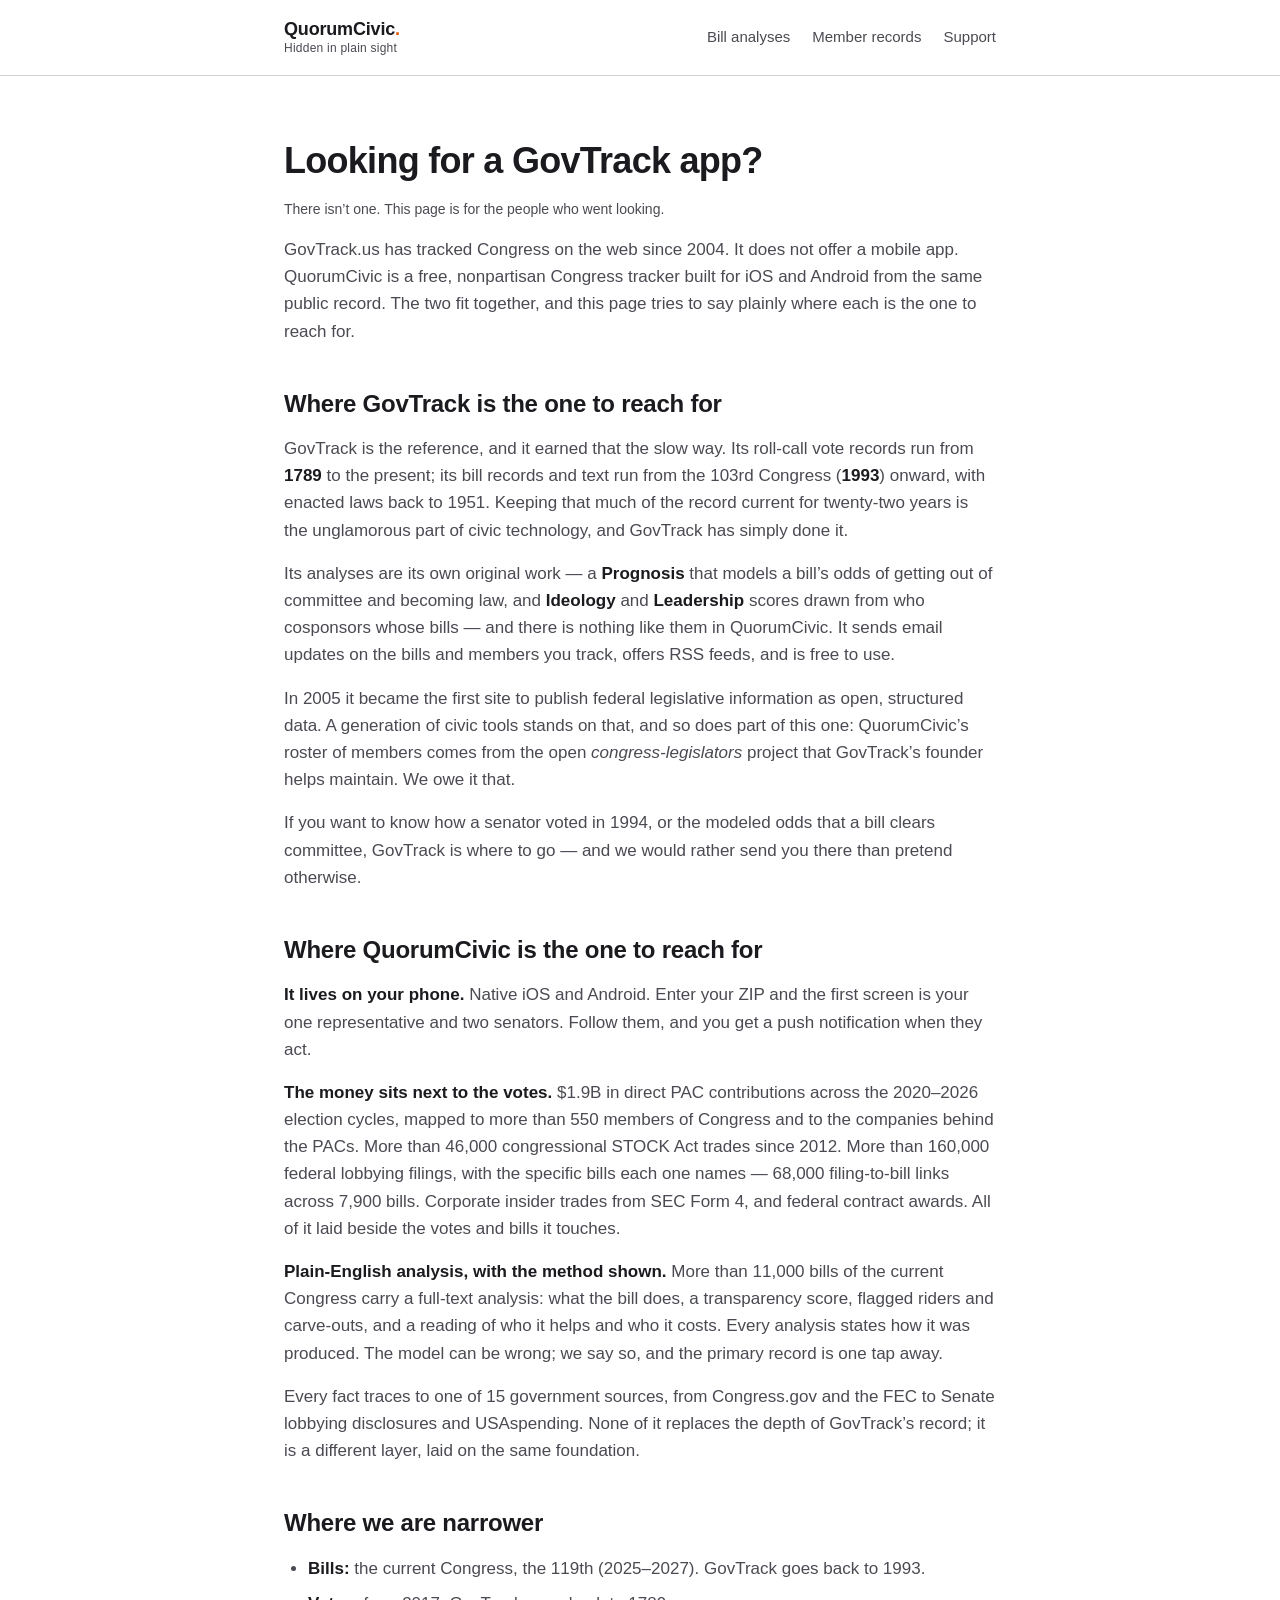
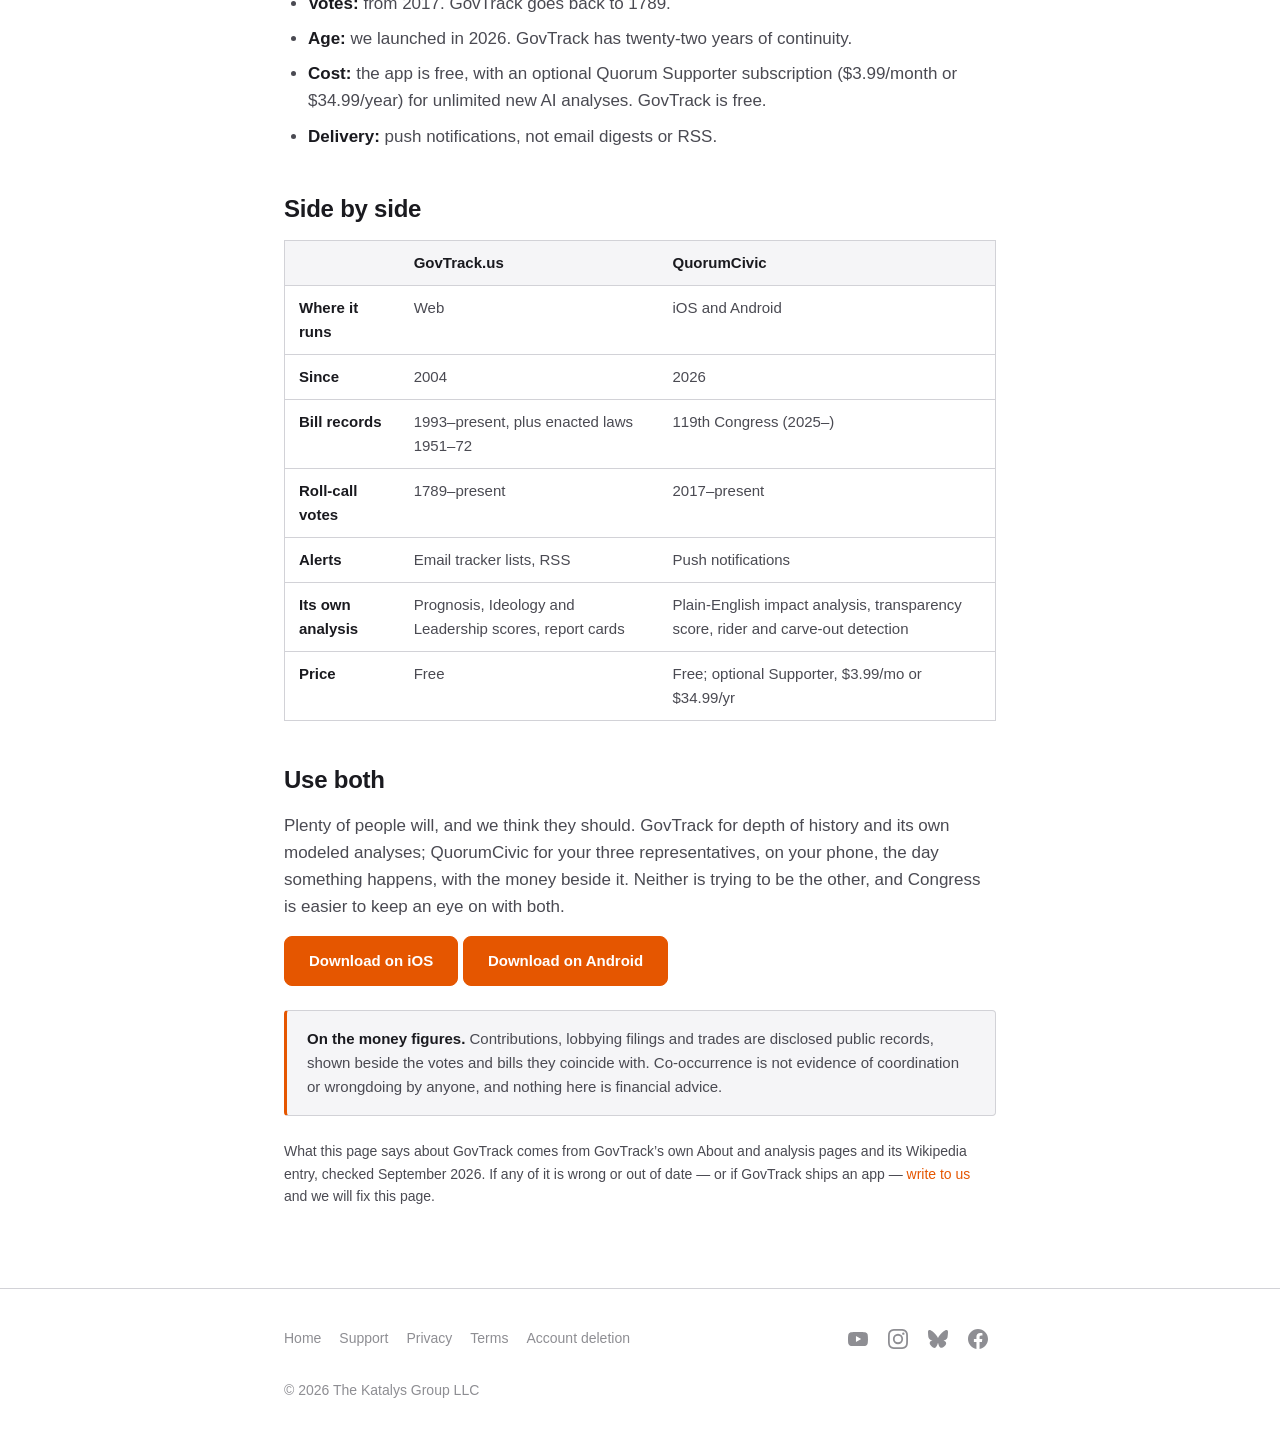
<file: govtrack.html>
<!DOCTYPE html>
<html lang="en">
<head>
<meta charset="UTF-8">
<meta name="viewport" content="width=device-width, initial-scale=1.0">
<title>Looking for a GovTrack App? Try QuorumCivic (iOS &amp; Android)</title>
<meta name="description" content="GovTrack has no mobile app. QuorumCivic is a free, nonpartisan Congress tracker for iOS and Android: plain-English bill analysis, push alerts, and the money behind the votes.">
<meta name="author" content="The Katalys Group LLC">
<meta name="robots" content="index, follow">
<meta name="theme-color" content="#0B1B2D">
<meta name="apple-itunes-app" content="app-id=6764619093">
<link rel="canonical" href="https://quorumcivic.app/govtrack">

<meta property="og:site_name" content="QuorumCivic">
<meta property="og:title" content="Looking for a GovTrack app? Try QuorumCivic">
<meta property="og:description" content="GovTrack has no mobile app. QuorumCivic is a free, nonpartisan Congress tracker for iOS and Android: plain-English bill analysis, push alerts, and the money behind the votes.">
<meta property="og:type" content="website">
<meta property="og:url" content="https://quorumcivic.app/govtrack">
<meta property="og:image" content="https://quorumcivic.app/images/og-cover.png">
<meta property="og:image:width" content="1200">
<meta property="og:image:height" content="630">
<meta property="og:locale" content="en_US">

<meta name="twitter:card" content="summary_large_image">
<meta name="twitter:title" content="Looking for a GovTrack app? Try QuorumCivic">
<meta name="twitter:description" content="GovTrack has no mobile app. QuorumCivic is a free, nonpartisan Congress tracker for iOS and Android: plain-English bill analysis, push alerts, and the money behind the votes.">
<meta name="twitter:image" content="https://quorumcivic.app/images/og-cover.png">
<link rel="stylesheet" href="styles.css">
<link rel="icon" type="image/png" sizes="32x32" href="images/favicon-32.png">
<link rel="icon" type="image/png" sizes="512x512" href="images/favicon-512.png">
<link rel="apple-touch-icon" href="images/favicon-180.png">
<script>
    !function(t,e){var o,n,p,r;e.__SV||(window.posthog && window.posthog.__loaded)||(window.posthog=e,e._i=[],e.init=function(i,s,a){function g(t,e){var o=e.split(".");2==o.length&&(t=t[o[0]],e=o[1]),t[e]=function(){t.push([e].concat(Array.prototype.slice.call(arguments,0)))}}(p=t.createElement("script")).type="text/javascript",p.crossOrigin="anonymous",p.async=!0,p.src=s.api_host.replace(".i.posthog.com","-assets.i.posthog.com")+"/static/array.js",(r=t.getElementsByTagName("script")[0]).parentNode.insertBefore(p,r);var u=e;for(void 0!==a?u=e[a]=[]:a="posthog",u.people=u.people||[],u.toString=function(t){var e="posthog";return"posthog"!==a&&(e+="."+a),t||(e+=" (stub)"),e},u.people.toString=function(){return u.toString(1)+".people (stub)"},o="Mi Ri init Vi Gi Rr Wi Ji Bi capture calculateEventProperties tn register register_once register_for_session unregister unregister_for_session an getFeatureFlag getFeatureFlagPayload getFeatureFlagResult isFeatureEnabled reloadFeatureFlags updateFlags updateEarlyAccessFeatureEnrollment getEarlyAccessFeatures on onFeatureFlags onSurveysLoaded onSessionId getSurveys getActiveMatchingSurveys renderSurvey displaySurvey cancelPendingSurvey canRenderSurvey canRenderSurveyAsync un identify setPersonProperties group resetGroups setPersonPropertiesForFlags resetPersonPropertiesForFlags setGroupPropertiesForFlags resetGroupPropertiesForFlags reset setIdentity clearIdentity get_distinct_id getGroups get_session_id get_session_replay_url alias set_config startSessionRecording stopSessionRecording sessionRecordingStarted captureException addExceptionStep captureLog startExceptionAutocapture stopExceptionAutocapture loadToolbar get_property getSessionProperty nn Xi createPersonProfile setInternalOrTestUser sn Hi cn opt_in_capturing opt_out_capturing has_opted_in_capturing has_opted_out_capturing get_explicit_consent_status is_capturing clear_opt_in_out_capturing Ki debug Lr rn getPageViewId captureTraceFeedback captureTraceMetric Di".split(" "),n=0;n<o.length;n++)g(u,o[n]);e._i.push([i,s,a])},e.__SV=1)}(document,window.posthog||[]);
    // Dev traffic must not reach the production project: localhost:4173, this
    // repo's preview server, was reporting into it. Skipping init() is safe:
    // the snippet above installed a queueing stub as window.posthog, so every
    // register()/capture() call site still works and simply no-ops; array.js
    // is never fetched and nothing is sent.
    var _phDev = /^(localhost|127\.0\.0\.1|\[::1\])$/.test(location.hostname)
              || location.hostname.endsWith('.local');
    if (!_phDev) posthog.init('phc_Mk93JjswGSCQy5031MKU7B9BWXFJoZqyWjg4h3icd2X', {
        api_host: 'https://pulse.quorumcivic.app',
        ui_host: 'https://us.posthog.com',
        defaults: '2026-01-30',
        person_profiles: 'identified_only',
        // The automatic pageview fires during init(), before the ?s= source
        // mapping analytics.js registers would apply, so analytics.js captures
        // the pageview by hand after register. capture_pageleave follows
        // pageview capture unless turned on explicitly, and bounce rate and
        // time on page need it.
        capture_pageview: false,
        capture_pageleave: true,
    })
</script>
<script src="analytics.js" defer></script>
<script type="application/ld+json">
{
  "@context": "https://schema.org",
  "@type": "FAQPage",
  "mainEntity": [
    {
      "@type": "Question",
      "name": "Is there a GovTrack app?",
      "acceptedAnswer": {
        "@type": "Answer",
        "text": "GovTrack.us does not offer a mobile app; it is a website. QuorumCivic is a separate, free, nonpartisan Congress tracker for iOS and Android built from the same public record, with plain-English bill analysis, push notifications when the members you follow act, and campaign-finance, lobbying, and STOCK Act trade data laid beside the votes."
      }
    },
    {
      "@type": "Question",
      "name": "Is QuorumCivic a replacement for GovTrack?",
      "acceptedAnswer": {
        "@type": "Answer",
        "text": "No. GovTrack covers roll-call votes back to 1789 and bill records back to 1993, with its own original analyses such as Prognosis and Ideology scores that QuorumCivic does not attempt. QuorumCivic covers the current Congress on your phone, with push alerts and the money behind the votes. Many readers use both, and we think they should."
      }
    }
  ]
}
</script>
</head>
<body>

<header>
  <div class="container">
    <a class="brand" href="index.html">
      <span class="brand-name">QuorumCivic<span class="spark">.</span></span>
      <span class="brand-sub">Hidden in plain sight</span>
    </a>
    <div class="header-right">
      <nav aria-label="Primary">
        <a href="https://share.quorumcivic.app/bills"><span class="nav-wide">Bill analyses</span><span class="nav-tight">Bills</span></a>
        <a href="https://share.quorumcivic.app/members"><span class="nav-wide">Member records</span><span class="nav-tight">Members</span></a>
        <a class="nav-support" href="support.html">Support</a>
      </nav>
    </div>
  </div>
</header>

<main class="container content">

  <h1 class="page-title">Looking for a GovTrack app?</h1>
  <p class="page-meta">There isn&rsquo;t one. This page is for the people who went looking.</p>

  <p>GovTrack.us has tracked Congress on the web since 2004. It does not offer a mobile app. QuorumCivic is a free, nonpartisan Congress tracker built for iOS and Android from the same public record. The two fit together, and this page tries to say plainly where each is the one to reach for.</p>

  <h2>Where GovTrack is the one to reach for</h2>

  <p>GovTrack is the reference, and it earned that the slow way. Its roll-call vote records run from <strong>1789</strong> to the present; its bill records and text run from the 103rd Congress (<strong>1993</strong>) onward, with enacted laws back to 1951. Keeping that much of the record current for twenty-two years is the unglamorous part of civic technology, and GovTrack has simply done it.</p>

  <p>Its analyses are its own original work &mdash; a <strong>Prognosis</strong> that models a bill&rsquo;s odds of getting out of committee and becoming law, and <strong>Ideology</strong> and <strong>Leadership</strong> scores drawn from who cosponsors whose bills &mdash; and there is nothing like them in QuorumCivic. It sends email updates on the bills and members you track, offers RSS feeds, and is free to use.</p>

  <p>In 2005 it became the first site to publish federal legislative information as open, structured data. A generation of civic tools stands on that, and so does part of this one: QuorumCivic&rsquo;s roster of members comes from the open <em>congress-legislators</em> project that GovTrack&rsquo;s founder helps maintain. We owe it that.</p>

  <p>If you want to know how a senator voted in 1994, or the modeled odds that a bill clears committee, GovTrack is where to go &mdash; and we would rather send you there than pretend otherwise.</p>

  <h2>Where QuorumCivic is the one to reach for</h2>

  <p><strong>It lives on your phone.</strong> Native iOS and Android. Enter your ZIP and the first screen is your one representative and two senators. Follow them, and you get a push notification when they act.</p>

  <p><strong>The money sits next to the votes.</strong> $1.9B in direct PAC contributions across the 2020&ndash;2026 election cycles, mapped to more than 550 members of Congress and to the companies behind the PACs. More than 46,000 congressional STOCK Act trades since 2012. More than 160,000 federal lobbying filings, with the specific bills each one names &mdash; 68,000 filing-to-bill links across 7,900 bills. Corporate insider trades from SEC Form 4, and federal contract awards. All of it laid beside the votes and bills it touches.</p>

  <p><strong>Plain-English analysis, with the method shown.</strong> More than 11,000 bills of the current Congress carry a full-text analysis: what the bill does, a transparency score, flagged riders and carve-outs, and a reading of who it helps and who it costs. Every analysis states how it was produced. The model can be wrong; we say so, and the primary record is one tap away.</p>

  <p>Every fact traces to one of 15 government sources, from Congress.gov and the FEC to Senate lobbying disclosures and USAspending. None of it replaces the depth of GovTrack&rsquo;s record; it is a different layer, laid on the same foundation.</p>

  <h2>Where we are narrower</h2>

  <ul>
    <li><strong>Bills:</strong> the current Congress, the 119th (2025&ndash;2027). GovTrack goes back to 1993.</li>
    <li><strong>Votes:</strong> from 2017. GovTrack goes back to 1789.</li>
    <li><strong>Age:</strong> we launched in 2026. GovTrack has twenty-two years of continuity.</li>
    <li><strong>Cost:</strong> the app is free, with an optional Quorum Supporter subscription ($3.99/month or $34.99/year) for unlimited new AI analyses. GovTrack is free.</li>
    <li><strong>Delivery:</strong> push notifications, not email digests or RSS.</li>
  </ul>

  <h2>Side by side</h2>

  <table>
    <tr><th></th><th>GovTrack.us</th><th>QuorumCivic</th></tr>
    <tr><td>Where it runs</td><td>Web</td><td>iOS and Android</td></tr>
    <tr><td>Since</td><td>2004</td><td>2026</td></tr>
    <tr><td>Bill records</td><td>1993&ndash;present, plus enacted laws 1951&ndash;72</td><td>119th Congress (2025&ndash;)</td></tr>
    <tr><td>Roll-call votes</td><td>1789&ndash;present</td><td>2017&ndash;present</td></tr>
    <tr><td>Alerts</td><td>Email tracker lists, RSS</td><td>Push notifications</td></tr>
    <tr><td>Its own analysis</td><td>Prognosis, Ideology and Leadership scores, report cards</td><td>Plain-English impact analysis, transparency score, rider and carve-out detection</td></tr>
    <tr><td>Price</td><td>Free</td><td>Free; optional Supporter, $3.99/mo or $34.99/yr</td></tr>
  </table>

  <h2>Use both</h2>

  <p>Plenty of people will, and we think they should. GovTrack for depth of history and its own modeled analyses; QuorumCivic for your three representatives, on your phone, the day something happens, with the money beside it. Neither is trying to be the other, and Congress is easier to keep an eye on with both.</p>

  <div class="cta-row">
    <a href="https://apps.apple.com/app/quorumcivic/id6764619093?ct=web-govtrack" class="btn" data-attr="cta-govtrack-ios" data-store="app_store" data-placement="govtrack">Download on iOS</a>
    <a href="https://play.google.com/store/apps/details?id=com.tkg.quorumcivic&amp;referrer=utm_source%3Dquorumcivic.app%26utm_medium%3Dwebsite%26utm_campaign%3Ddirect%26utm_content%3Dweb-govtrack" class="btn" data-attr="cta-govtrack-android" data-store="google_play" data-placement="govtrack">Download on Android</a>
  </div>

  <div class="callout">
    <strong>On the money figures.</strong> Contributions, lobbying filings and trades are disclosed public records, shown beside the votes and bills they coincide with. Co-occurrence is not evidence of coordination or wrongdoing by anyone, and nothing here is financial advice.
  </div>

  <p class="page-meta">What this page says about GovTrack comes from GovTrack&rsquo;s own About and analysis pages and its Wikipedia entry, checked September 2026. If any of it is wrong or out of date &mdash; or if GovTrack ships an app &mdash; <a href="mailto:qcsupport@quorumcivic.app?subject=GovTrack%20page">write to us</a> and we will fix this page.</p>

</main>

<footer>
  <div class="container">
    <div class="footer-top">
      <nav class="footer-links" aria-label="Footer">
        <a href="index.html">Home</a>
        <a href="support.html">Support</a>
        <a href="privacy.html">Privacy</a>
        <a href="terms.html">Terms</a>
        <a href="account-deletion.html">Account deletion</a>
      </nav>
      <div class="footer-social">
        <a href="https://www.youtube.com/@QuorumCivicApp" rel="me" aria-label="QuorumCivic on YouTube" data-attr="social-youtube"><svg viewBox="0 0 24 24" aria-hidden="true" focusable="false"><path d="M23.498 6.186a3.016 3.016 0 0 0-2.122-2.136C19.505 3.545 12 3.545 12 3.545s-7.505 0-9.377.505A3.017 3.017 0 0 0 .502 6.186C0 8.07 0 12 0 12s0 3.93.502 5.814a3.016 3.016 0 0 0 2.122 2.136c1.871.505 9.376.505 9.376.505s7.505 0 9.377-.505a3.015 3.015 0 0 0 2.122-2.136C24 15.93 24 12 24 12s0-3.93-.502-5.814zM9.545 15.568V8.432L15.818 12l-6.273 3.568z"/></svg></a>
        <a href="https://www.instagram.com/whatcongressdid/" rel="me" aria-label="QuorumCivic on Instagram" data-attr="social-instagram"><svg viewBox="0 0 24 24" aria-hidden="true" focusable="false"><path d="M12 0C8.74 0 8.333.015 7.053.072 5.775.132 4.905.333 4.14.63c-.789.306-1.459.717-2.126 1.384S.935 3.35.63 4.14C.333 4.905.131 5.775.072 7.053.012 8.333 0 8.74 0 12s.015 3.667.072 4.947c.06 1.277.261 2.148.558 2.913.306.788.717 1.459 1.384 2.126.667.666 1.336 1.079 2.126 1.384.766.296 1.636.499 2.913.558C8.333 23.988 8.74 24 12 24s3.667-.015 4.947-.072c1.277-.06 2.148-.262 2.913-.558.788-.306 1.459-.718 2.126-1.384.666-.667 1.079-1.335 1.384-2.126.296-.765.499-1.636.558-2.913.06-1.28.072-1.687.072-4.947s-.015-3.667-.072-4.947c-.06-1.277-.262-2.149-.558-2.913-.306-.789-.718-1.459-1.384-2.126C21.319 1.347 20.651.935 19.86.63c-.765-.297-1.636-.499-2.913-.558C15.667.012 15.26 0 12 0zm0 2.16c3.203 0 3.585.016 4.85.071 1.17.055 1.805.249 2.227.415.562.217.96.477 1.382.896.419.42.679.819.896 1.381.164.422.36 1.057.413 2.227.057 1.266.07 1.646.07 4.85s-.015 3.585-.074 4.85c-.061 1.17-.256 1.805-.421 2.227-.224.562-.479.96-.899 1.382-.419.419-.824.679-1.38.896-.42.164-1.065.36-2.235.413-1.274.057-1.649.07-4.859.07-3.211 0-3.586-.015-4.859-.074-1.171-.061-1.816-.256-2.236-.421-.569-.224-.96-.479-1.379-.899-.421-.419-.69-.824-.9-1.38-.165-.42-.359-1.065-.42-2.235-.045-1.26-.061-1.649-.061-4.844 0-3.196.016-3.586.061-4.861.061-1.17.255-1.814.42-2.234.21-.57.479-.96.9-1.381.419-.419.81-.689 1.379-.898.42-.166 1.051-.361 2.221-.421 1.275-.045 1.65-.06 4.859-.06l.045.03zm0 3.678a6.162 6.162 0 1 0 0 12.324 6.162 6.162 0 0 0 0-12.324zM12 16a4 4 0 1 1 0-8 4 4 0 0 1 0 8zm7.846-10.405a1.44 1.44 0 1 1-2.88 0 1.44 1.44 0 0 1 2.88 0z"/></svg></a>
        <a href="https://bsky.app/profile/quorumcivic.app" rel="me" aria-label="QuorumCivic on Bluesky" data-attr="social-bluesky"><svg viewBox="0 0 24 24" aria-hidden="true" focusable="false"><path d="M12 10.8c-1.087-2.114-4.046-6.053-6.798-7.995C2.566.944 1.561 1.266.902 1.565.139 1.908 0 3.08 0 3.768c0 .69.378 5.65.624 6.479.815 2.736 3.713 3.66 6.383 3.364-3.912.58-7.387 2.005-2.83 7.078 5.013 5.19 6.87-1.113 7.823-4.308.953 3.195 2.05 9.271 7.733 4.308 4.267-4.308 1.172-6.498-2.74-7.078 2.67.297 5.568-.628 6.383-3.364.246-.828.624-5.79.624-6.478 0-.69-.139-1.861-.902-2.206-.659-.298-1.664-.62-4.3 1.24C16.046 4.748 13.087 8.687 12 10.8z"/></svg></a>
        <a href="https://www.facebook.com/quorumcivic.app" rel="me" aria-label="QuorumCivic on Facebook" data-attr="social-facebook"><svg viewBox="0 0 24 24" aria-hidden="true" focusable="false"><path d="M24 12.073c0-6.627-5.373-12-12-12s-12 5.373-12 12c0 5.99 4.388 10.954 10.125 11.854v-8.385H7.078v-3.47h3.047V9.43c0-3.007 1.792-4.669 4.533-4.669 1.312 0 2.686.235 2.686.235v2.953H15.83c-1.491 0-1.956.925-1.956 1.874v2.25h3.328l-.532 3.47h-2.796v8.385C19.612 23.027 24 18.062 24 12.073z"/></svg></a>
      </div>
    </div>
    <div class="footer-credit">&copy; 2026 The Katalys Group LLC</div>
  </div>
</footer>

</body>
</html>
</file>
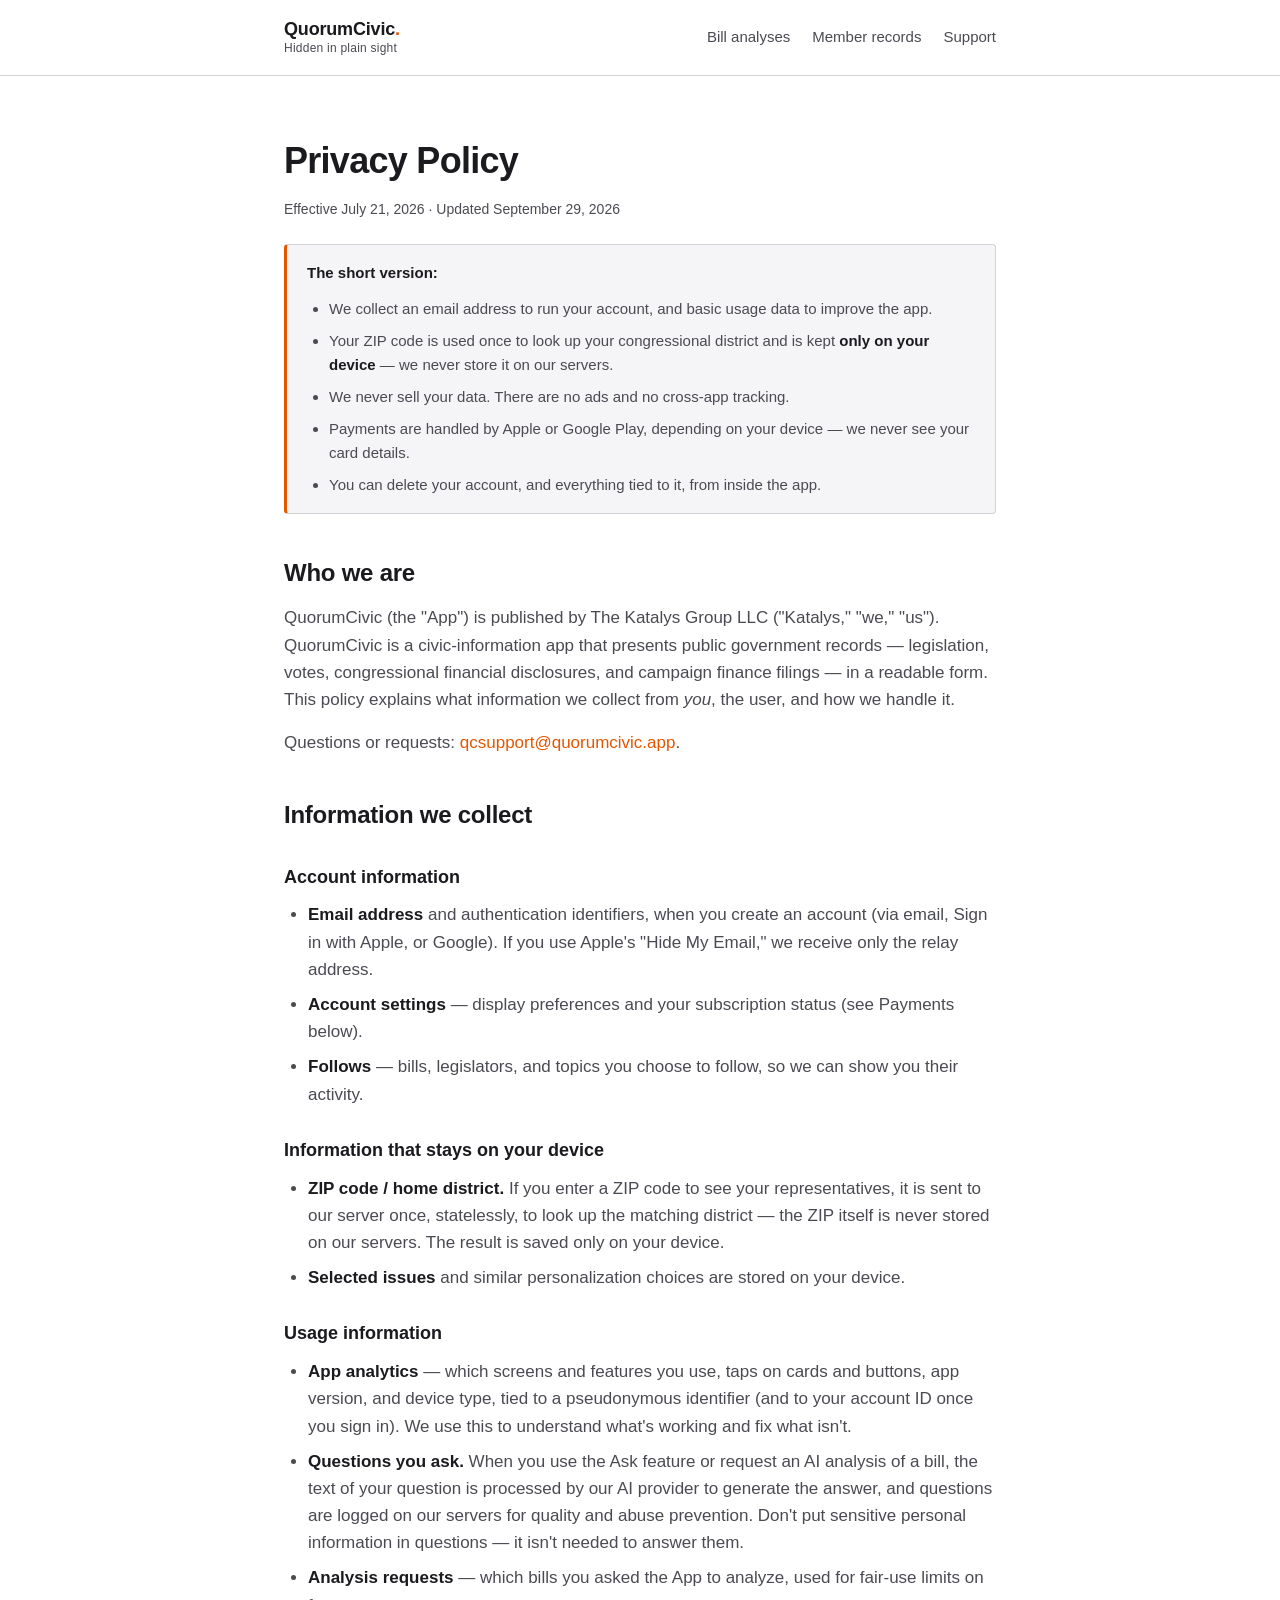
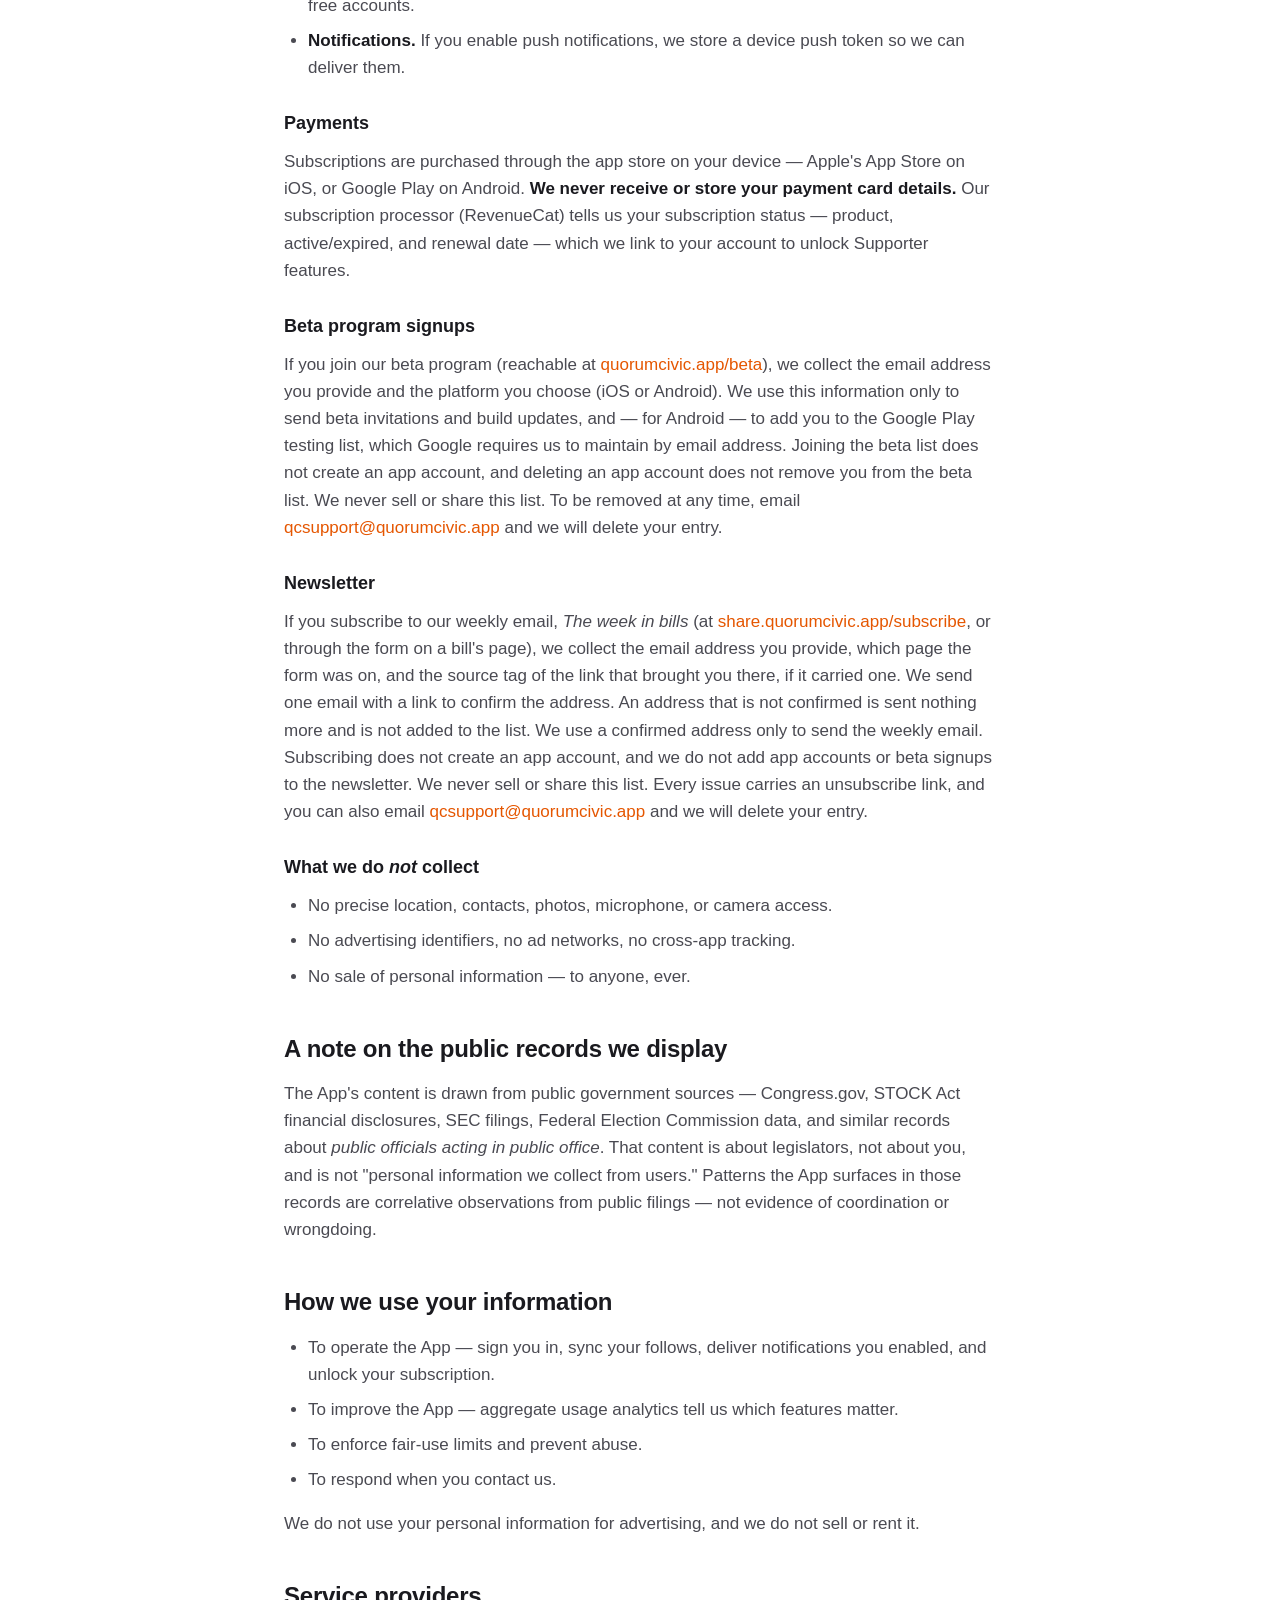
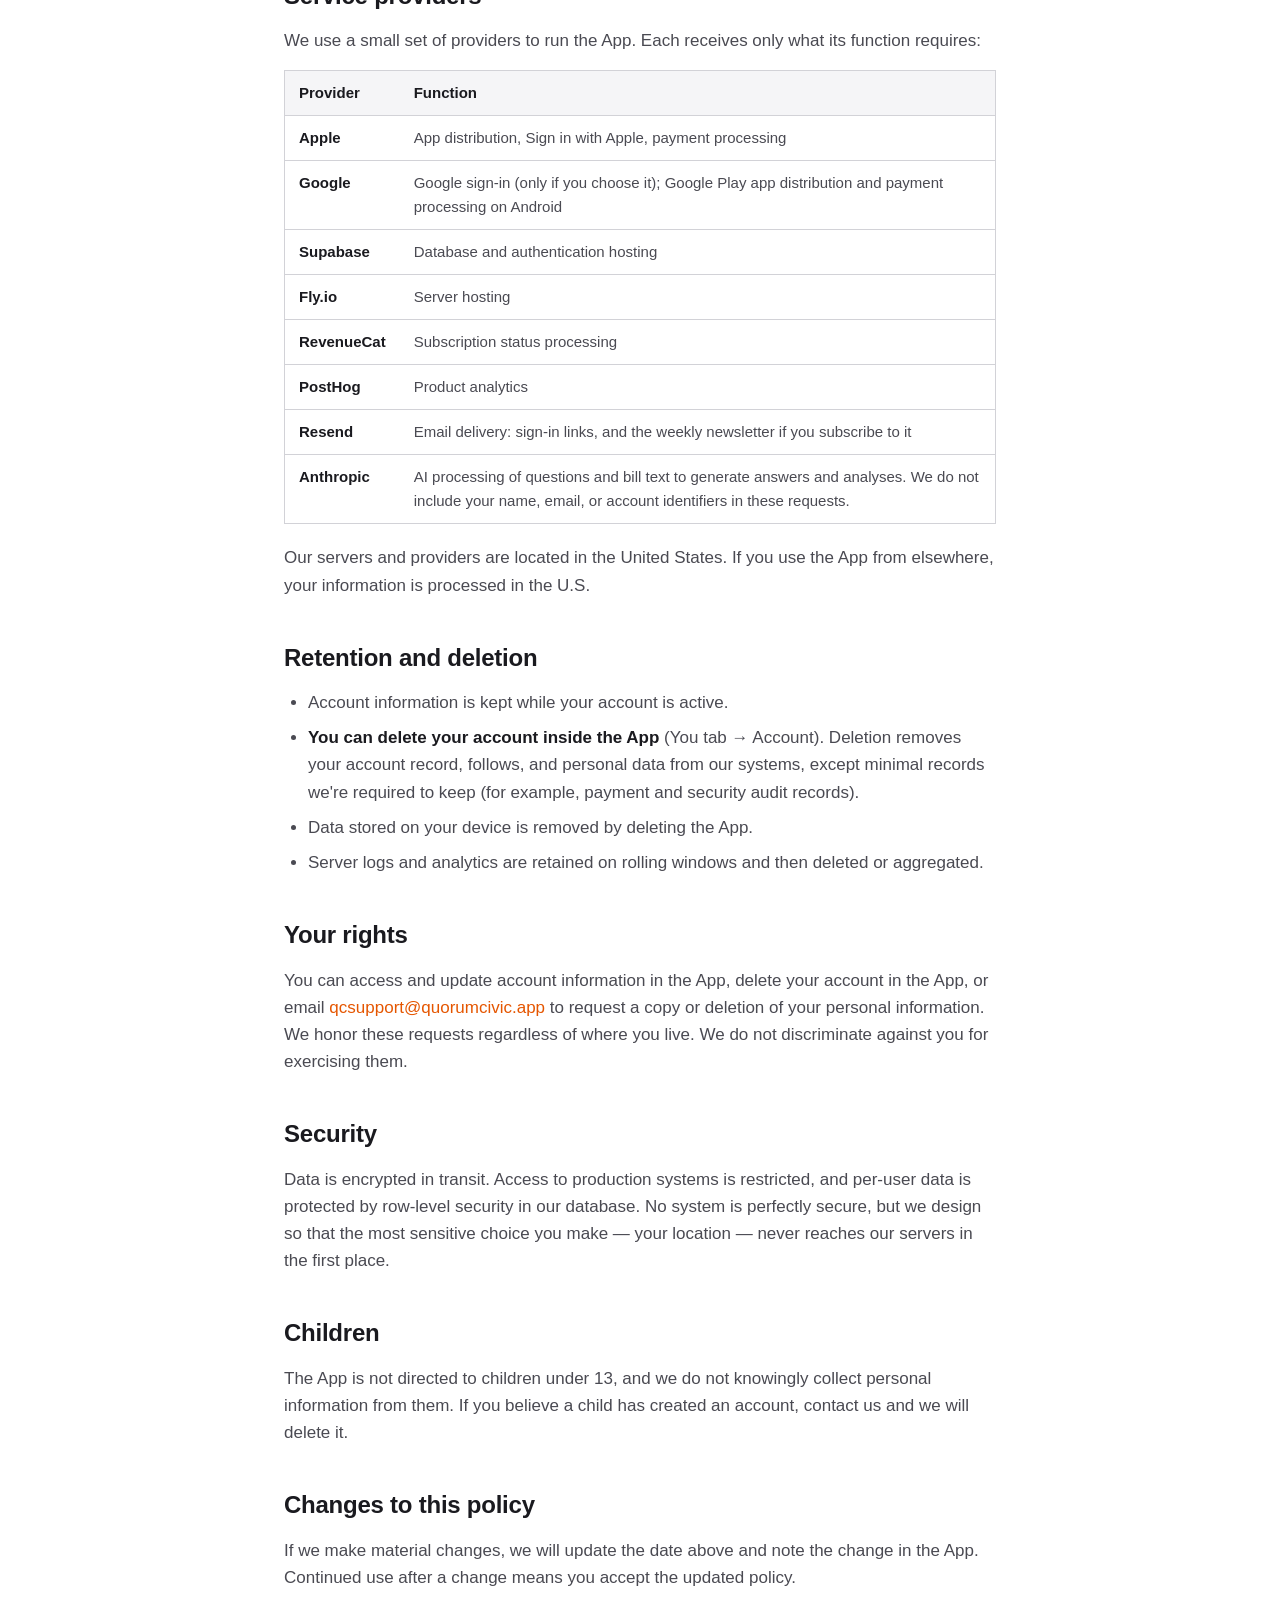
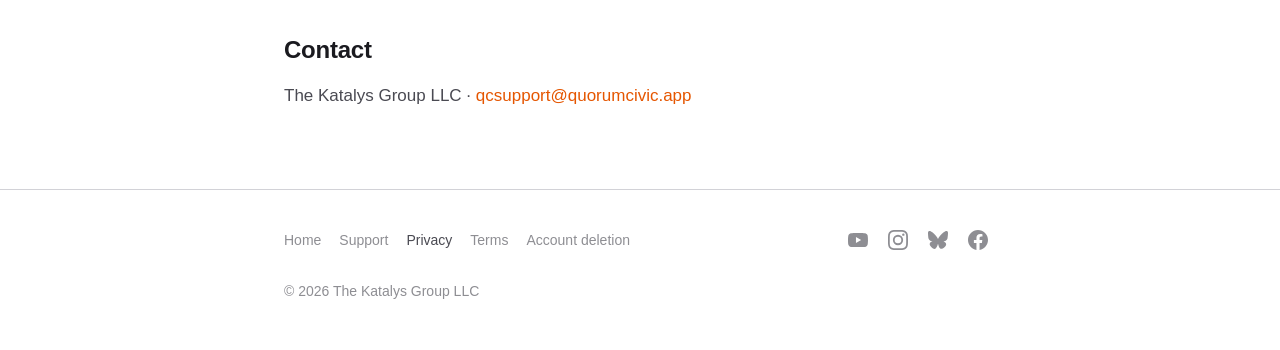
<file: privacy.html>
<!DOCTYPE html>
<html lang="en">
<head>
<meta charset="UTF-8">
<meta name="viewport" content="width=device-width, initial-scale=1.0">
<title>QuorumCivic Privacy: Your ZIP Stays on Your Device</title>
<meta name="description" content="How QuorumCivic handles your data. Your ZIP code stays on your device and is never stored on our servers, we never sell your data, and there are no ads or cross-app tracking.">
<meta name="author" content="The Katalys Group LLC">
<meta name="robots" content="index, follow">
<meta name="theme-color" content="#0B1B2D">
<link rel="canonical" href="https://quorumcivic.app/privacy">

<meta property="og:site_name" content="QuorumCivic">
<meta property="og:title" content="Privacy Policy | QuorumCivic">
<meta property="og:description" content="How QuorumCivic handles your data. Your ZIP code stays on your device and is never stored on our servers, we never sell your data, and there are no ads.">
<meta property="og:type" content="website">
<meta property="og:url" content="https://quorumcivic.app/privacy">
<meta property="og:image" content="https://quorumcivic.app/images/og-cover.png">
<meta property="og:image:width" content="1200">
<meta property="og:image:height" content="630">
<meta property="og:locale" content="en_US">

<meta name="twitter:card" content="summary_large_image">
<meta name="twitter:title" content="Privacy Policy | QuorumCivic">
<meta name="twitter:description" content="How QuorumCivic handles your data. Anonymized analytics only, and your ZIP code never reaches our servers.">
<meta name="twitter:image" content="https://quorumcivic.app/images/og-cover.png">
<link rel="stylesheet" href="styles.css">
<link rel="icon" type="image/png" sizes="32x32" href="images/favicon-32.png">
<link rel="icon" type="image/png" sizes="512x512" href="images/favicon-512.png">
<link rel="apple-touch-icon" href="images/favicon-180.png">
<script>
    !function(t,e){var o,n,p,r;e.__SV||(window.posthog && window.posthog.__loaded)||(window.posthog=e,e._i=[],e.init=function(i,s,a){function g(t,e){var o=e.split(".");2==o.length&&(t=t[o[0]],e=o[1]),t[e]=function(){t.push([e].concat(Array.prototype.slice.call(arguments,0)))}}(p=t.createElement("script")).type="text/javascript",p.crossOrigin="anonymous",p.async=!0,p.src=s.api_host.replace(".i.posthog.com","-assets.i.posthog.com")+"/static/array.js",(r=t.getElementsByTagName("script")[0]).parentNode.insertBefore(p,r);var u=e;for(void 0!==a?u=e[a]=[]:a="posthog",u.people=u.people||[],u.toString=function(t){var e="posthog";return"posthog"!==a&&(e+="."+a),t||(e+=" (stub)"),e},u.people.toString=function(){return u.toString(1)+".people (stub)"},o="Mi Ri init Vi Gi Rr Wi Ji Bi capture calculateEventProperties tn register register_once register_for_session unregister unregister_for_session an getFeatureFlag getFeatureFlagPayload getFeatureFlagResult isFeatureEnabled reloadFeatureFlags updateFlags updateEarlyAccessFeatureEnrollment getEarlyAccessFeatures on onFeatureFlags onSurveysLoaded onSessionId getSurveys getActiveMatchingSurveys renderSurvey displaySurvey cancelPendingSurvey canRenderSurvey canRenderSurveyAsync un identify setPersonProperties group resetGroups setPersonPropertiesForFlags resetPersonPropertiesForFlags setGroupPropertiesForFlags resetGroupPropertiesForFlags reset setIdentity clearIdentity get_distinct_id getGroups get_session_id get_session_replay_url alias set_config startSessionRecording stopSessionRecording sessionRecordingStarted captureException addExceptionStep captureLog startExceptionAutocapture stopExceptionAutocapture loadToolbar get_property getSessionProperty nn Xi createPersonProfile setInternalOrTestUser sn Hi cn opt_in_capturing opt_out_capturing has_opted_in_capturing has_opted_out_capturing get_explicit_consent_status is_capturing clear_opt_in_out_capturing Ki debug Lr rn getPageViewId captureTraceFeedback captureTraceMetric Di".split(" "),n=0;n<o.length;n++)g(u,o[n]);e._i.push([i,s,a])},e.__SV=1)}(document,window.posthog||[]);
    // Dev traffic must not reach the production project: localhost:4173, this
    // repo's preview server, was reporting into it. Skipping init() is safe:
    // the snippet above installed a queueing stub as window.posthog, so every
    // register()/capture() call site still works and simply no-ops; array.js
    // is never fetched and nothing is sent.
    var _phDev = /^(localhost|127\.0\.0\.1|\[::1\])$/.test(location.hostname)
              || location.hostname.endsWith('.local');
    if (!_phDev) posthog.init('phc_Mk93JjswGSCQy5031MKU7B9BWXFJoZqyWjg4h3icd2X', {
        api_host: 'https://pulse.quorumcivic.app',
        ui_host: 'https://us.posthog.com',
        defaults: '2026-01-30',
        person_profiles: 'identified_only',
        // The automatic pageview fires during init(), before the ?s= source
        // mapping analytics.js registers would apply, so analytics.js captures
        // the pageview by hand after register. capture_pageleave follows
        // pageview capture unless turned on explicitly, and bounce rate and
        // time on page need it.
        capture_pageview: false,
        capture_pageleave: true,
    })
</script>
<script src="analytics.js" defer></script>
</head>
<body>

<header>
  <div class="container">
    <a class="brand" href="index.html">
      <span class="brand-name">QuorumCivic<span class="spark">.</span></span>
      <span class="brand-sub">Hidden in plain sight</span>
    </a>
    <div class="header-right">
      <nav aria-label="Primary">
        <a href="https://share.quorumcivic.app/bills"><span class="nav-wide">Bill analyses</span><span class="nav-tight">Bills</span></a>
        <a href="https://share.quorumcivic.app/members"><span class="nav-wide">Member records</span><span class="nav-tight">Members</span></a>
        <a class="nav-support" href="support.html">Support</a>
      </nav>
    </div>
  </div>
</header>

<main class="container content">

  <h1 class="page-title">Privacy Policy</h1>
  <p class="page-meta">Effective July 21, 2026 &middot; Updated September 29, 2026</p>

  <div class="callout">
    <p><strong>The short version:</strong></p>
    <ul>
      <li>We collect an email address to run your account, and basic usage data to improve the app.</li>
      <li>Your ZIP code is used once to look up your congressional district and is kept <strong>only on your device</strong> &mdash; we never store it on our servers.</li>
      <li>We never sell your data. There are no ads and no cross-app tracking.</li>
      <li>Payments are handled by Apple or Google Play, depending on your device &mdash; we never see your card details.</li>
      <li>You can delete your account, and everything tied to it, from inside the app.</li>
    </ul>
  </div>

  <h2>Who we are</h2>
  <p>QuorumCivic (the "App") is published by The Katalys Group LLC ("Katalys," "we," "us"). QuorumCivic is a civic-information app that presents public government records &mdash; legislation, votes, congressional financial disclosures, and campaign finance filings &mdash; in a readable form. This policy explains what information we collect from <em>you</em>, the user, and how we handle it.</p>

  <p>Questions or requests: <a href="mailto:qcsupport@quorumcivic.app">qcsupport@quorumcivic.app</a>.</p>

  <h2>Information we collect</h2>

  <h3>Account information</h3>
  <ul>
    <li><strong>Email address</strong> and authentication identifiers, when you create an account (via email, Sign in with Apple, or Google). If you use Apple's "Hide My Email," we receive only the relay address.</li>
    <li><strong>Account settings</strong> &mdash; display preferences and your subscription status (see Payments below).</li>
    <li><strong>Follows</strong> &mdash; bills, legislators, and topics you choose to follow, so we can show you their activity.</li>
  </ul>

  <h3>Information that stays on your device</h3>
  <ul>
    <li><strong>ZIP code / home district.</strong> If you enter a ZIP code to see your representatives, it is sent to our server once, statelessly, to look up the matching district &mdash; the ZIP itself is never stored on our servers. The result is saved only on your device.</li>
    <li><strong>Selected issues</strong> and similar personalization choices are stored on your device.</li>
  </ul>

  <h3>Usage information</h3>
  <ul>
    <li><strong>App analytics</strong> &mdash; which screens and features you use, taps on cards and buttons, app version, and device type, tied to a pseudonymous identifier (and to your account ID once you sign in). We use this to understand what's working and fix what isn't.</li>
    <li><strong>Questions you ask.</strong> When you use the Ask feature or request an AI analysis of a bill, the text of your question is processed by our AI provider to generate the answer, and questions are logged on our servers for quality and abuse prevention. Don't put sensitive personal information in questions &mdash; it isn't needed to answer them.</li>
    <li><strong>Analysis requests</strong> &mdash; which bills you asked the App to analyze, used for fair-use limits on free accounts.</li>
    <li><strong>Notifications.</strong> If you enable push notifications, we store a device push token so we can deliver them.</li>
  </ul>

  <h3>Payments</h3>
  <p>Subscriptions are purchased through the app store on your device &mdash; Apple's App Store on iOS, or Google Play on Android. <strong>We never receive or store your payment card details.</strong> Our subscription processor (RevenueCat) tells us your subscription status &mdash; product, active/expired, and renewal date &mdash; which we link to your account to unlock Supporter features.</p>

  <h3>Beta program signups</h3>
  <p>If you join our beta program (reachable at <a href="/beta">quorumcivic.app/beta</a>), we collect the email address you provide and the platform you choose (iOS or Android). We use this information only to send beta invitations and build updates, and &mdash; for Android &mdash; to add you to the Google Play testing list, which Google requires us to maintain by email address. Joining the beta list does not create an app account, and deleting an app account does not remove you from the beta list. We never sell or share this list. To be removed at any time, email <a href="mailto:qcsupport@quorumcivic.app">qcsupport@quorumcivic.app</a> and we will delete your entry.</p>

  <h3>Newsletter</h3>
  <p>If you subscribe to our weekly email, <em>The week in bills</em> (at <a href="https://share.quorumcivic.app/subscribe">share.quorumcivic.app/subscribe</a>, or through the form on a bill's page), we collect the email address you provide, which page the form was on, and the source tag of the link that brought you there, if it carried one. We send one email with a link to confirm the address. An address that is not confirmed is sent nothing more and is not added to the list. We use a confirmed address only to send the weekly email. Subscribing does not create an app account, and we do not add app accounts or beta signups to the newsletter. We never sell or share this list. Every issue carries an unsubscribe link, and you can also email <a href="mailto:qcsupport@quorumcivic.app">qcsupport@quorumcivic.app</a> and we will delete your entry.</p>

  <h3>What we do <em>not</em> collect</h3>
  <ul>
    <li>No precise location, contacts, photos, microphone, or camera access.</li>
    <li>No advertising identifiers, no ad networks, no cross-app tracking.</li>
    <li>No sale of personal information &mdash; to anyone, ever.</li>
  </ul>

  <h2>A note on the public records we display</h2>
  <p>The App's content is drawn from public government sources &mdash; Congress.gov, STOCK Act financial disclosures, SEC filings, Federal Election Commission data, and similar records about <em>public officials acting in public office</em>. That content is about legislators, not about you, and is not "personal information we collect from users." Patterns the App surfaces in those records are correlative observations from public filings &mdash; not evidence of coordination or wrongdoing.</p>

  <h2>How we use your information</h2>
  <ul>
    <li>To operate the App &mdash; sign you in, sync your follows, deliver notifications you enabled, and unlock your subscription.</li>
    <li>To improve the App &mdash; aggregate usage analytics tell us which features matter.</li>
    <li>To enforce fair-use limits and prevent abuse.</li>
    <li>To respond when you contact us.</li>
  </ul>

  <p>We do not use your personal information for advertising, and we do not sell or rent it.</p>

  <h2>Service providers</h2>
  <p>We use a small set of providers to run the App. Each receives only what its function requires:</p>

  <table>
    <thead>
      <tr>
        <th>Provider</th>
        <th>Function</th>
      </tr>
    </thead>
    <tbody>
      <tr>
        <td>Apple</td>
        <td>App distribution, Sign in with Apple, payment processing</td>
      </tr>
      <tr>
        <td>Google</td>
        <td>Google sign-in (only if you choose it); Google Play app distribution and payment processing on Android</td>
      </tr>
      <tr>
        <td>Supabase</td>
        <td>Database and authentication hosting</td>
      </tr>
      <tr>
        <td>Fly.io</td>
        <td>Server hosting</td>
      </tr>
      <tr>
        <td>RevenueCat</td>
        <td>Subscription status processing</td>
      </tr>
      <tr>
        <td>PostHog</td>
        <td>Product analytics</td>
      </tr>
      <tr>
        <td>Resend</td>
        <td>Email delivery: sign-in links, and the weekly newsletter if you subscribe to it</td>
      </tr>
      <tr>
        <td>Anthropic</td>
        <td>AI processing of questions and bill text to generate answers and analyses. We do not include your name, email, or account identifiers in these requests.</td>
      </tr>
    </tbody>
  </table>

  <p>Our servers and providers are located in the United States. If you use the App from elsewhere, your information is processed in the U.S.</p>

  <h2>Retention and deletion</h2>
  <ul>
    <li>Account information is kept while your account is active.</li>
    <li><strong>You can delete your account inside the App</strong> (You tab &rarr; Account). Deletion removes your account record, follows, and personal data from our systems, except minimal records we're required to keep (for example, payment and security audit records).</li>
    <li>Data stored on your device is removed by deleting the App.</li>
    <li>Server logs and analytics are retained on rolling windows and then deleted or aggregated.</li>
  </ul>

  <h2>Your rights</h2>
  <p>You can access and update account information in the App, delete your account in the App, or email <a href="mailto:qcsupport@quorumcivic.app">qcsupport@quorumcivic.app</a> to request a copy or deletion of your personal information. We honor these requests regardless of where you live. We do not discriminate against you for exercising them.</p>

  <h2>Security</h2>
  <p>Data is encrypted in transit. Access to production systems is restricted, and per-user data is protected by row-level security in our database. No system is perfectly secure, but we design so that the most sensitive choice you make &mdash; your location &mdash; never reaches our servers in the first place.</p>

  <h2>Children</h2>
  <p>The App is not directed to children under 13, and we do not knowingly collect personal information from them. If you believe a child has created an account, contact us and we will delete it.</p>

  <h2>Changes to this policy</h2>
  <p>If we make material changes, we will update the date above and note the change in the App. Continued use after a change means you accept the updated policy.</p>

  <h2>Contact</h2>
  <p>The Katalys Group LLC &middot; <a href="mailto:qcsupport@quorumcivic.app">qcsupport@quorumcivic.app</a></p>

</main>

<footer>
  <div class="container">
    <div class="footer-top">
      <nav class="footer-links" aria-label="Footer">
        <a href="index.html">Home</a>
        <a href="support.html">Support</a>
        <a href="privacy.html" aria-current="page">Privacy</a>
        <a href="terms.html">Terms</a>
        <a href="account-deletion.html">Account deletion</a>
      </nav>
      <div class="footer-social">
        <a href="https://www.youtube.com/@QuorumCivicApp" rel="me" aria-label="QuorumCivic on YouTube" data-attr="social-youtube"><svg viewBox="0 0 24 24" aria-hidden="true" focusable="false"><path d="M23.498 6.186a3.016 3.016 0 0 0-2.122-2.136C19.505 3.545 12 3.545 12 3.545s-7.505 0-9.377.505A3.017 3.017 0 0 0 .502 6.186C0 8.07 0 12 0 12s0 3.93.502 5.814a3.016 3.016 0 0 0 2.122 2.136c1.871.505 9.376.505 9.376.505s7.505 0 9.377-.505a3.015 3.015 0 0 0 2.122-2.136C24 15.93 24 12 24 12s0-3.93-.502-5.814zM9.545 15.568V8.432L15.818 12l-6.273 3.568z"/></svg></a>
        <a href="https://www.instagram.com/whatcongressdid/" rel="me" aria-label="QuorumCivic on Instagram" data-attr="social-instagram"><svg viewBox="0 0 24 24" aria-hidden="true" focusable="false"><path d="M12 0C8.74 0 8.333.015 7.053.072 5.775.132 4.905.333 4.14.63c-.789.306-1.459.717-2.126 1.384S.935 3.35.63 4.14C.333 4.905.131 5.775.072 7.053.012 8.333 0 8.74 0 12s.015 3.667.072 4.947c.06 1.277.261 2.148.558 2.913.306.788.717 1.459 1.384 2.126.667.666 1.336 1.079 2.126 1.384.766.296 1.636.499 2.913.558C8.333 23.988 8.74 24 12 24s3.667-.015 4.947-.072c1.277-.06 2.148-.262 2.913-.558.788-.306 1.459-.718 2.126-1.384.666-.667 1.079-1.335 1.384-2.126.296-.765.499-1.636.558-2.913.06-1.28.072-1.687.072-4.947s-.015-3.667-.072-4.947c-.06-1.277-.262-2.149-.558-2.913-.306-.789-.718-1.459-1.384-2.126C21.319 1.347 20.651.935 19.86.63c-.765-.297-1.636-.499-2.913-.558C15.667.012 15.26 0 12 0zm0 2.16c3.203 0 3.585.016 4.85.071 1.17.055 1.805.249 2.227.415.562.217.96.477 1.382.896.419.42.679.819.896 1.381.164.422.36 1.057.413 2.227.057 1.266.07 1.646.07 4.85s-.015 3.585-.074 4.85c-.061 1.17-.256 1.805-.421 2.227-.224.562-.479.96-.899 1.382-.419.419-.824.679-1.38.896-.42.164-1.065.36-2.235.413-1.274.057-1.649.07-4.859.07-3.211 0-3.586-.015-4.859-.074-1.171-.061-1.816-.256-2.236-.421-.569-.224-.96-.479-1.379-.899-.421-.419-.69-.824-.9-1.38-.165-.42-.359-1.065-.42-2.235-.045-1.26-.061-1.649-.061-4.844 0-3.196.016-3.586.061-4.861.061-1.17.255-1.814.42-2.234.21-.57.479-.96.9-1.381.419-.419.81-.689 1.379-.898.42-.166 1.051-.361 2.221-.421 1.275-.045 1.65-.06 4.859-.06l.045.03zm0 3.678a6.162 6.162 0 1 0 0 12.324 6.162 6.162 0 0 0 0-12.324zM12 16a4 4 0 1 1 0-8 4 4 0 0 1 0 8zm7.846-10.405a1.44 1.44 0 1 1-2.88 0 1.44 1.44 0 0 1 2.88 0z"/></svg></a>
        <a href="https://bsky.app/profile/quorumcivic.app" rel="me" aria-label="QuorumCivic on Bluesky" data-attr="social-bluesky"><svg viewBox="0 0 24 24" aria-hidden="true" focusable="false"><path d="M12 10.8c-1.087-2.114-4.046-6.053-6.798-7.995C2.566.944 1.561 1.266.902 1.565.139 1.908 0 3.08 0 3.768c0 .69.378 5.65.624 6.479.815 2.736 3.713 3.66 6.383 3.364-3.912.58-7.387 2.005-2.83 7.078 5.013 5.19 6.87-1.113 7.823-4.308.953 3.195 2.05 9.271 7.733 4.308 4.267-4.308 1.172-6.498-2.74-7.078 2.67.297 5.568-.628 6.383-3.364.246-.828.624-5.79.624-6.478 0-.69-.139-1.861-.902-2.206-.659-.298-1.664-.62-4.3 1.24C16.046 4.748 13.087 8.687 12 10.8z"/></svg></a>
        <a href="https://www.facebook.com/quorumcivic.app" rel="me" aria-label="QuorumCivic on Facebook" data-attr="social-facebook"><svg viewBox="0 0 24 24" aria-hidden="true" focusable="false"><path d="M24 12.073c0-6.627-5.373-12-12-12s-12 5.373-12 12c0 5.99 4.388 10.954 10.125 11.854v-8.385H7.078v-3.47h3.047V9.43c0-3.007 1.792-4.669 4.533-4.669 1.312 0 2.686.235 2.686.235v2.953H15.83c-1.491 0-1.956.925-1.956 1.874v2.25h3.328l-.532 3.47h-2.796v8.385C19.612 23.027 24 18.062 24 12.073z"/></svg></a>
      </div>
    </div>
    <div class="footer-credit">&copy; 2026 The Katalys Group LLC</div>
  </div>
</footer>

</body>
</html>
</file>
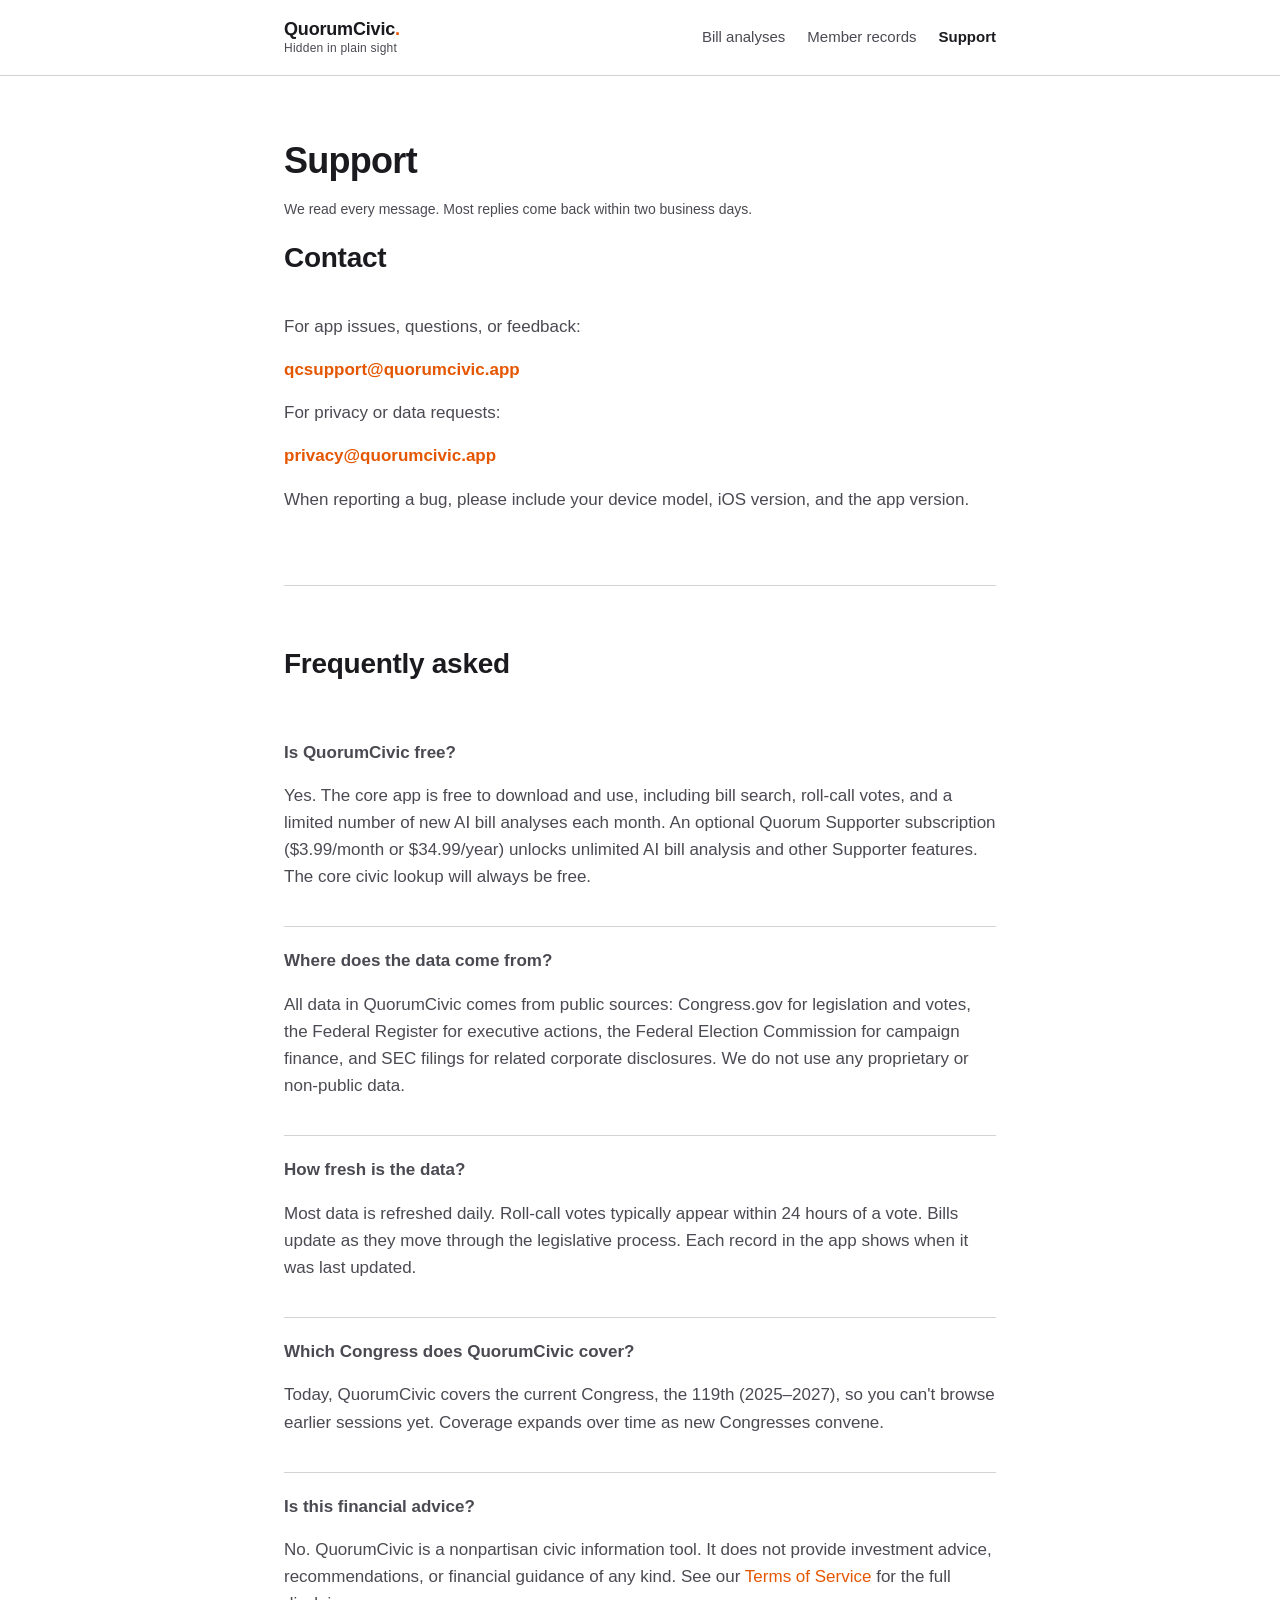
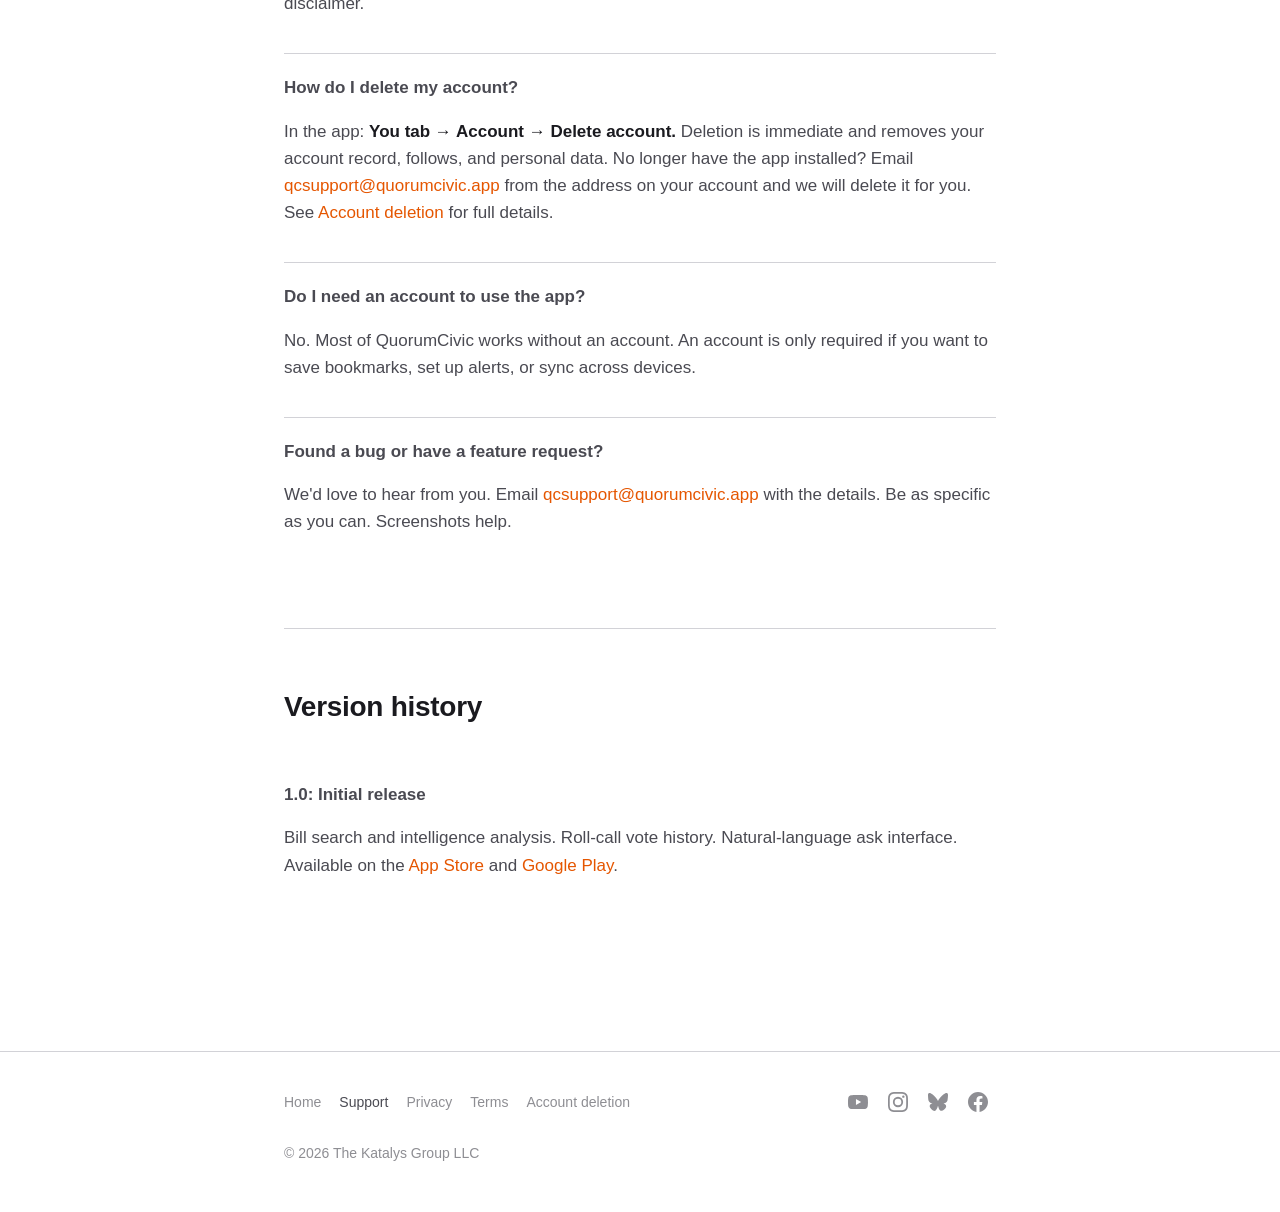
<file: support.html>
<!DOCTYPE html>
<html lang="en">
<head>
<meta charset="UTF-8">
<meta name="viewport" content="width=device-width, initial-scale=1.0">
<title>QuorumCivic Support: Congress App FAQ, Data Sources &amp; Coverage</title>
<meta name="description" content="Get help with QuorumCivic. Answers on data sources, freshness, pricing, accounts, and how to contact support, plus version history.">
<meta name="author" content="The Katalys Group LLC">
<meta name="robots" content="index, follow">
<meta name="theme-color" content="#0B1B2D">
<meta name="apple-itunes-app" content="app-id=6764619093">
<link rel="canonical" href="https://quorumcivic.app/support.html">

<meta property="og:site_name" content="QuorumCivic">
<meta property="og:title" content="Support &amp; FAQ | QuorumCivic">
<meta property="og:description" content="Get help with QuorumCivic. Answers on data sources, freshness, pricing, accounts, and how to contact support.">
<meta property="og:type" content="website">
<meta property="og:url" content="https://quorumcivic.app/support.html">
<meta property="og:image" content="https://quorumcivic.app/images/og-cover.png">
<meta property="og:image:width" content="1200">
<meta property="og:image:height" content="630">
<meta property="og:locale" content="en_US">

<meta name="twitter:card" content="summary_large_image">
<meta name="twitter:title" content="Support &amp; FAQ | QuorumCivic">
<meta name="twitter:description" content="Get help with QuorumCivic. Answers on data sources, freshness, pricing, accounts, and how to contact support.">
<meta name="twitter:image" content="https://quorumcivic.app/images/og-cover.png">
<link rel="stylesheet" href="styles.css">
<link rel="icon" type="image/png" sizes="32x32" href="images/favicon-32.png">
<link rel="icon" type="image/png" sizes="512x512" href="images/favicon-512.png">
<link rel="apple-touch-icon" href="images/favicon-180.png">
<script>
    !function(t,e){var o,n,p,r;e.__SV||(window.posthog && window.posthog.__loaded)||(window.posthog=e,e._i=[],e.init=function(i,s,a){function g(t,e){var o=e.split(".");2==o.length&&(t=t[o[0]],e=o[1]),t[e]=function(){t.push([e].concat(Array.prototype.slice.call(arguments,0)))}}(p=t.createElement("script")).type="text/javascript",p.crossOrigin="anonymous",p.async=!0,p.src=s.api_host.replace(".i.posthog.com","-assets.i.posthog.com")+"/static/array.js",(r=t.getElementsByTagName("script")[0]).parentNode.insertBefore(p,r);var u=e;for(void 0!==a?u=e[a]=[]:a="posthog",u.people=u.people||[],u.toString=function(t){var e="posthog";return"posthog"!==a&&(e+="."+a),t||(e+=" (stub)"),e},u.people.toString=function(){return u.toString(1)+".people (stub)"},o="Mi Ri init Vi Gi Rr Wi Ji Bi capture calculateEventProperties tn register register_once register_for_session unregister unregister_for_session an getFeatureFlag getFeatureFlagPayload getFeatureFlagResult isFeatureEnabled reloadFeatureFlags updateFlags updateEarlyAccessFeatureEnrollment getEarlyAccessFeatures on onFeatureFlags onSurveysLoaded onSessionId getSurveys getActiveMatchingSurveys renderSurvey displaySurvey cancelPendingSurvey canRenderSurvey canRenderSurveyAsync un identify setPersonProperties group resetGroups setPersonPropertiesForFlags resetPersonPropertiesForFlags setGroupPropertiesForFlags resetGroupPropertiesForFlags reset setIdentity clearIdentity get_distinct_id getGroups get_session_id get_session_replay_url alias set_config startSessionRecording stopSessionRecording sessionRecordingStarted captureException addExceptionStep captureLog startExceptionAutocapture stopExceptionAutocapture loadToolbar get_property getSessionProperty nn Xi createPersonProfile setInternalOrTestUser sn Hi cn opt_in_capturing opt_out_capturing has_opted_in_capturing has_opted_out_capturing get_explicit_consent_status is_capturing clear_opt_in_out_capturing Ki debug Lr rn getPageViewId captureTraceFeedback captureTraceMetric Di".split(" "),n=0;n<o.length;n++)g(u,o[n]);e._i.push([i,s,a])},e.__SV=1)}(document,window.posthog||[]);
    // Dev traffic must not reach the production project: localhost:4173, this
    // repo's preview server, was reporting into it. Skipping init() is safe:
    // the snippet above installed a queueing stub as window.posthog, so every
    // register()/capture() call site still works and simply no-ops; array.js
    // is never fetched and nothing is sent.
    var _phDev = /^(localhost|127\.0\.0\.1|\[::1\])$/.test(location.hostname)
              || location.hostname.endsWith('.local');
    if (!_phDev) posthog.init('phc_Mk93JjswGSCQy5031MKU7B9BWXFJoZqyWjg4h3icd2X', {
        api_host: 'https://pulse.quorumcivic.app',
        ui_host: 'https://us.posthog.com',
        defaults: '2026-01-30',
        person_profiles: 'identified_only',
        // The automatic pageview fires during init(), before the ?s= source
        // mapping analytics.js registers would apply, so analytics.js captures
        // the pageview by hand after register. capture_pageleave follows
        // pageview capture unless turned on explicitly, and bounce rate and
        // time on page need it.
        capture_pageview: false,
        capture_pageleave: true,
    })
</script>
<script src="analytics.js" defer></script>
<script type="application/ld+json">
{
  "@context": "https://schema.org",
  "@type": "FAQPage",
  "mainEntity": [
    {
      "@type": "Question",
      "name": "Is QuorumCivic free?",
      "acceptedAnswer": { "@type": "Answer", "text": "Yes. The core app is free to download and use, including bill search, roll-call votes, and a limited number of new AI bill analyses each month. An optional Quorum Supporter subscription ($3.99/month or $34.99/year) unlocks unlimited AI bill analysis and other Supporter features. The core civic lookup will always be free." }
    },
    {
      "@type": "Question",
      "name": "Where does the data come from?",
      "acceptedAnswer": { "@type": "Answer", "text": "All data in QuorumCivic comes from public sources: Congress.gov for legislation and votes, the Federal Register for executive actions, the Federal Election Commission for campaign finance, and SEC filings for related corporate disclosures. We do not use any proprietary or non-public data." }
    },
    {
      "@type": "Question",
      "name": "How fresh is the data?",
      "acceptedAnswer": { "@type": "Answer", "text": "Most data is refreshed daily. Roll-call votes typically appear within 24 hours of a vote. Bills update as they move through the legislative process. Each record in the app shows when it was last updated." }
    },
    {
      "@type": "Question",
      "name": "Which Congress does QuorumCivic cover?",
      "acceptedAnswer": { "@type": "Answer", "text": "Today, QuorumCivic covers the current Congress, the 119th (2025 to 2027), so you can't browse earlier sessions yet. Coverage expands over time as new Congresses convene." }
    },
    {
      "@type": "Question",
      "name": "Is this financial advice?",
      "acceptedAnswer": { "@type": "Answer", "text": "No. QuorumCivic is a nonpartisan civic information tool. It does not provide investment advice, recommendations, or financial guidance of any kind." }
    },
    {
      "@type": "Question",
      "name": "How do I delete my account?",
      "acceptedAnswer": { "@type": "Answer", "text": "In the app, go to the You tab, then Account, then Delete account. Deletion is immediate and removes your account record, follows, and personal data. If you no longer have the app installed, email qcsupport@quorumcivic.app from the address on your account and we will delete it for you. Full details are on our account deletion page at https://quorumcivic.app/account-deletion." }
    },
    {
      "@type": "Question",
      "name": "Do I need an account to use the app?",
      "acceptedAnswer": { "@type": "Answer", "text": "No. Most of QuorumCivic works without an account. An account is only required if you want to save bookmarks, set up alerts, or sync across devices." }
    },
    {
      "@type": "Question",
      "name": "Found a bug or have a feature request?",
      "acceptedAnswer": { "@type": "Answer", "text": "We'd love to hear from you. Email qcsupport@quorumcivic.app with the details. Be as specific as you can. Screenshots help." }
    }
  ]
}
</script>
</head>
<body>

<header>
  <div class="container">
    <a class="brand" href="index.html">
      <span class="brand-name">QuorumCivic<span class="spark">.</span></span>
      <span class="brand-sub">Hidden in plain sight</span>
    </a>
    <div class="header-right">
      <nav aria-label="Primary">
        <a href="https://share.quorumcivic.app/bills"><span class="nav-wide">Bill analyses</span><span class="nav-tight">Bills</span></a>
        <a href="https://share.quorumcivic.app/members"><span class="nav-wide">Member records</span><span class="nav-tight">Members</span></a>
        <a class="nav-support" href="support.html" aria-current="page">Support</a>
      </nav>
    </div>
  </div>
</header>

<main class="container content">

  <h1 class="page-title">Support</h1>
  <p class="page-meta">We read every message. Most replies come back within two business days.</p>

  <section style="border-top: none; padding-top: 0;">
    <h2>Contact</h2>
    <p>For app issues, questions, or feedback:</p>
    <p><strong><a href="mailto:qcsupport@quorumcivic.app">qcsupport@quorumcivic.app</a></strong></p>
    <p>For privacy or data requests:</p>
    <p><strong><a href="mailto:privacy@quorumcivic.app">privacy@quorumcivic.app</a></strong></p>
    <p>When reporting a bug, please include your device model, iOS version, and the app version.</p>
  </section>

  <section>
    <h2>Frequently asked</h2>

    <div class="faq-item">
      <p class="faq-q">Is QuorumCivic free?</p>
      <p class="faq-a">Yes. The core app is free to download and use, including bill search, roll-call votes, and a limited number of new AI bill analyses each month. An optional Quorum Supporter subscription ($3.99/month or $34.99/year) unlocks unlimited AI bill analysis and other Supporter features. The core civic lookup will always be free.</p>
    </div>

    <div class="faq-item">
      <p class="faq-q">Where does the data come from?</p>
      <p class="faq-a">All data in QuorumCivic comes from public sources: Congress.gov for legislation and votes, the Federal Register for executive actions, the Federal Election Commission for campaign finance, and SEC filings for related corporate disclosures. We do not use any proprietary or non-public data.</p>
    </div>

    <div class="faq-item">
      <p class="faq-q">How fresh is the data?</p>
      <p class="faq-a">Most data is refreshed daily. Roll-call votes typically appear within 24 hours of a vote. Bills update as they move through the legislative process. Each record in the app shows when it was last updated.</p>
    </div>

    <div class="faq-item">
      <p class="faq-q">Which Congress does QuorumCivic cover?</p>
      <p class="faq-a">Today, QuorumCivic covers the current Congress, the 119th (2025&ndash;2027), so you can't browse earlier sessions yet. Coverage expands over time as new Congresses convene.</p>
    </div>

    <div class="faq-item">
      <p class="faq-q">Is this financial advice?</p>
      <p class="faq-a">No. QuorumCivic is a nonpartisan civic information tool. It does not provide investment advice, recommendations, or financial guidance of any kind. See our <a href="terms.html">Terms of Service</a> for the full disclaimer.</p>
    </div>

    <div class="faq-item">
      <p class="faq-q">How do I delete my account?</p>
      <p class="faq-a">In the app: <strong>You tab &rarr; Account &rarr; Delete account.</strong> Deletion is immediate and removes your account record, follows, and personal data. No longer have the app installed? Email <a href="mailto:qcsupport@quorumcivic.app">qcsupport@quorumcivic.app</a> from the address on your account and we will delete it for you. See <a href="account-deletion.html">Account deletion</a> for full details.</p>
    </div>

    <div class="faq-item">
      <p class="faq-q">Do I need an account to use the app?</p>
      <p class="faq-a">No. Most of QuorumCivic works without an account. An account is only required if you want to save bookmarks, set up alerts, or sync across devices.</p>
    </div>

    <div class="faq-item">
      <p class="faq-q">Found a bug or have a feature request?</p>
      <p class="faq-a">We'd love to hear from you. Email <a href="mailto:qcsupport@quorumcivic.app">qcsupport@quorumcivic.app</a> with the details. Be as specific as you can. Screenshots help.</p>
    </div>

  </section>

  <section>
    <h2>Version history</h2>
    <div class="faq-item">
      <p class="faq-q">1.0: Initial release</p>
      <p class="faq-a">Bill search and intelligence analysis. Roll-call vote history. Natural-language ask interface. Available on the <a href="https://apps.apple.com/app/quorumcivic/id6764619093?ct=web-support-faq-direct" data-attr="cta-support-ios" data-store="app_store" data-placement="support-faq">App Store</a> and <a href="https://play.google.com/store/apps/details?id=com.tkg.quorumcivic&amp;referrer=utm_source%3Dquorumcivic.app%26utm_medium%3Dwebsite%26utm_campaign%3Ddirect%26utm_content%3Dweb-support-faq-direct" data-attr="cta-support-android" data-store="google_play" data-placement="support-faq">Google Play</a>.</p>
    </div>
  </section>

</main>

<footer>
  <div class="container">
    <div class="footer-top">
      <nav class="footer-links" aria-label="Footer">
        <a href="index.html">Home</a>
        <a href="support.html" aria-current="page">Support</a>
        <a href="privacy.html">Privacy</a>
        <a href="terms.html">Terms</a>
        <a href="account-deletion.html">Account deletion</a>
      </nav>
      <div class="footer-social">
        <a href="https://www.youtube.com/@QuorumCivicApp" rel="me" aria-label="QuorumCivic on YouTube" data-attr="social-youtube"><svg viewBox="0 0 24 24" aria-hidden="true" focusable="false"><path d="M23.498 6.186a3.016 3.016 0 0 0-2.122-2.136C19.505 3.545 12 3.545 12 3.545s-7.505 0-9.377.505A3.017 3.017 0 0 0 .502 6.186C0 8.07 0 12 0 12s0 3.93.502 5.814a3.016 3.016 0 0 0 2.122 2.136c1.871.505 9.376.505 9.376.505s7.505 0 9.377-.505a3.015 3.015 0 0 0 2.122-2.136C24 15.93 24 12 24 12s0-3.93-.502-5.814zM9.545 15.568V8.432L15.818 12l-6.273 3.568z"/></svg></a>
        <a href="https://www.instagram.com/whatcongressdid/" rel="me" aria-label="QuorumCivic on Instagram" data-attr="social-instagram"><svg viewBox="0 0 24 24" aria-hidden="true" focusable="false"><path d="M12 0C8.74 0 8.333.015 7.053.072 5.775.132 4.905.333 4.14.63c-.789.306-1.459.717-2.126 1.384S.935 3.35.63 4.14C.333 4.905.131 5.775.072 7.053.012 8.333 0 8.74 0 12s.015 3.667.072 4.947c.06 1.277.261 2.148.558 2.913.306.788.717 1.459 1.384 2.126.667.666 1.336 1.079 2.126 1.384.766.296 1.636.499 2.913.558C8.333 23.988 8.74 24 12 24s3.667-.015 4.947-.072c1.277-.06 2.148-.262 2.913-.558.788-.306 1.459-.718 2.126-1.384.666-.667 1.079-1.335 1.384-2.126.296-.765.499-1.636.558-2.913.06-1.28.072-1.687.072-4.947s-.015-3.667-.072-4.947c-.06-1.277-.262-2.149-.558-2.913-.306-.789-.718-1.459-1.384-2.126C21.319 1.347 20.651.935 19.86.63c-.765-.297-1.636-.499-2.913-.558C15.667.012 15.26 0 12 0zm0 2.16c3.203 0 3.585.016 4.85.071 1.17.055 1.805.249 2.227.415.562.217.96.477 1.382.896.419.42.679.819.896 1.381.164.422.36 1.057.413 2.227.057 1.266.07 1.646.07 4.85s-.015 3.585-.074 4.85c-.061 1.17-.256 1.805-.421 2.227-.224.562-.479.96-.899 1.382-.419.419-.824.679-1.38.896-.42.164-1.065.36-2.235.413-1.274.057-1.649.07-4.859.07-3.211 0-3.586-.015-4.859-.074-1.171-.061-1.816-.256-2.236-.421-.569-.224-.96-.479-1.379-.899-.421-.419-.69-.824-.9-1.38-.165-.42-.359-1.065-.42-2.235-.045-1.26-.061-1.649-.061-4.844 0-3.196.016-3.586.061-4.861.061-1.17.255-1.814.42-2.234.21-.57.479-.96.9-1.381.419-.419.81-.689 1.379-.898.42-.166 1.051-.361 2.221-.421 1.275-.045 1.65-.06 4.859-.06l.045.03zm0 3.678a6.162 6.162 0 1 0 0 12.324 6.162 6.162 0 0 0 0-12.324zM12 16a4 4 0 1 1 0-8 4 4 0 0 1 0 8zm7.846-10.405a1.44 1.44 0 1 1-2.88 0 1.44 1.44 0 0 1 2.88 0z"/></svg></a>
        <a href="https://bsky.app/profile/quorumcivic.app" rel="me" aria-label="QuorumCivic on Bluesky" data-attr="social-bluesky"><svg viewBox="0 0 24 24" aria-hidden="true" focusable="false"><path d="M12 10.8c-1.087-2.114-4.046-6.053-6.798-7.995C2.566.944 1.561 1.266.902 1.565.139 1.908 0 3.08 0 3.768c0 .69.378 5.65.624 6.479.815 2.736 3.713 3.66 6.383 3.364-3.912.58-7.387 2.005-2.83 7.078 5.013 5.19 6.87-1.113 7.823-4.308.953 3.195 2.05 9.271 7.733 4.308 4.267-4.308 1.172-6.498-2.74-7.078 2.67.297 5.568-.628 6.383-3.364.246-.828.624-5.79.624-6.478 0-.69-.139-1.861-.902-2.206-.659-.298-1.664-.62-4.3 1.24C16.046 4.748 13.087 8.687 12 10.8z"/></svg></a>
        <a href="https://www.facebook.com/quorumcivic.app" rel="me" aria-label="QuorumCivic on Facebook" data-attr="social-facebook"><svg viewBox="0 0 24 24" aria-hidden="true" focusable="false"><path d="M24 12.073c0-6.627-5.373-12-12-12s-12 5.373-12 12c0 5.99 4.388 10.954 10.125 11.854v-8.385H7.078v-3.47h3.047V9.43c0-3.007 1.792-4.669 4.533-4.669 1.312 0 2.686.235 2.686.235v2.953H15.83c-1.491 0-1.956.925-1.956 1.874v2.25h3.328l-.532 3.47h-2.796v8.385C19.612 23.027 24 18.062 24 12.073z"/></svg></a>
      </div>
    </div>
    <div class="footer-credit">&copy; 2026 The Katalys Group LLC</div>
  </div>
</footer>

</body>
</html>
</file>
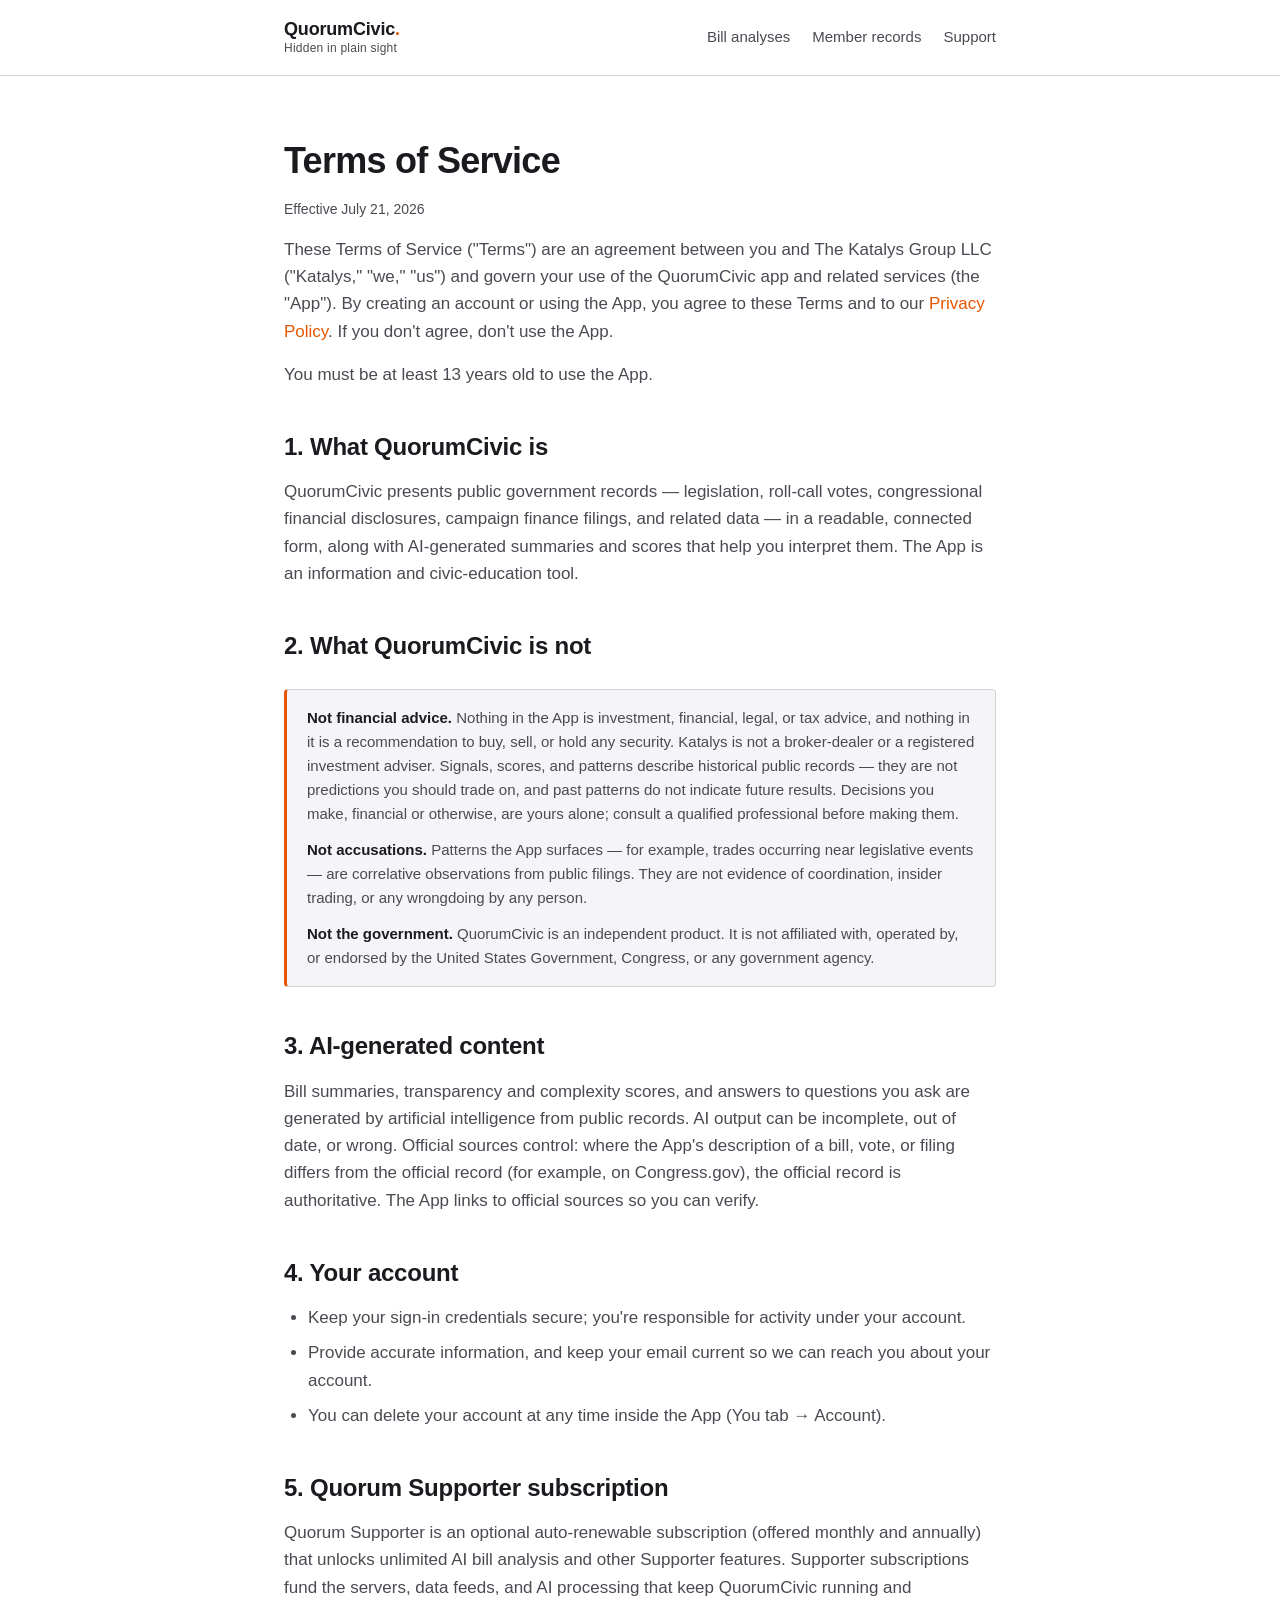
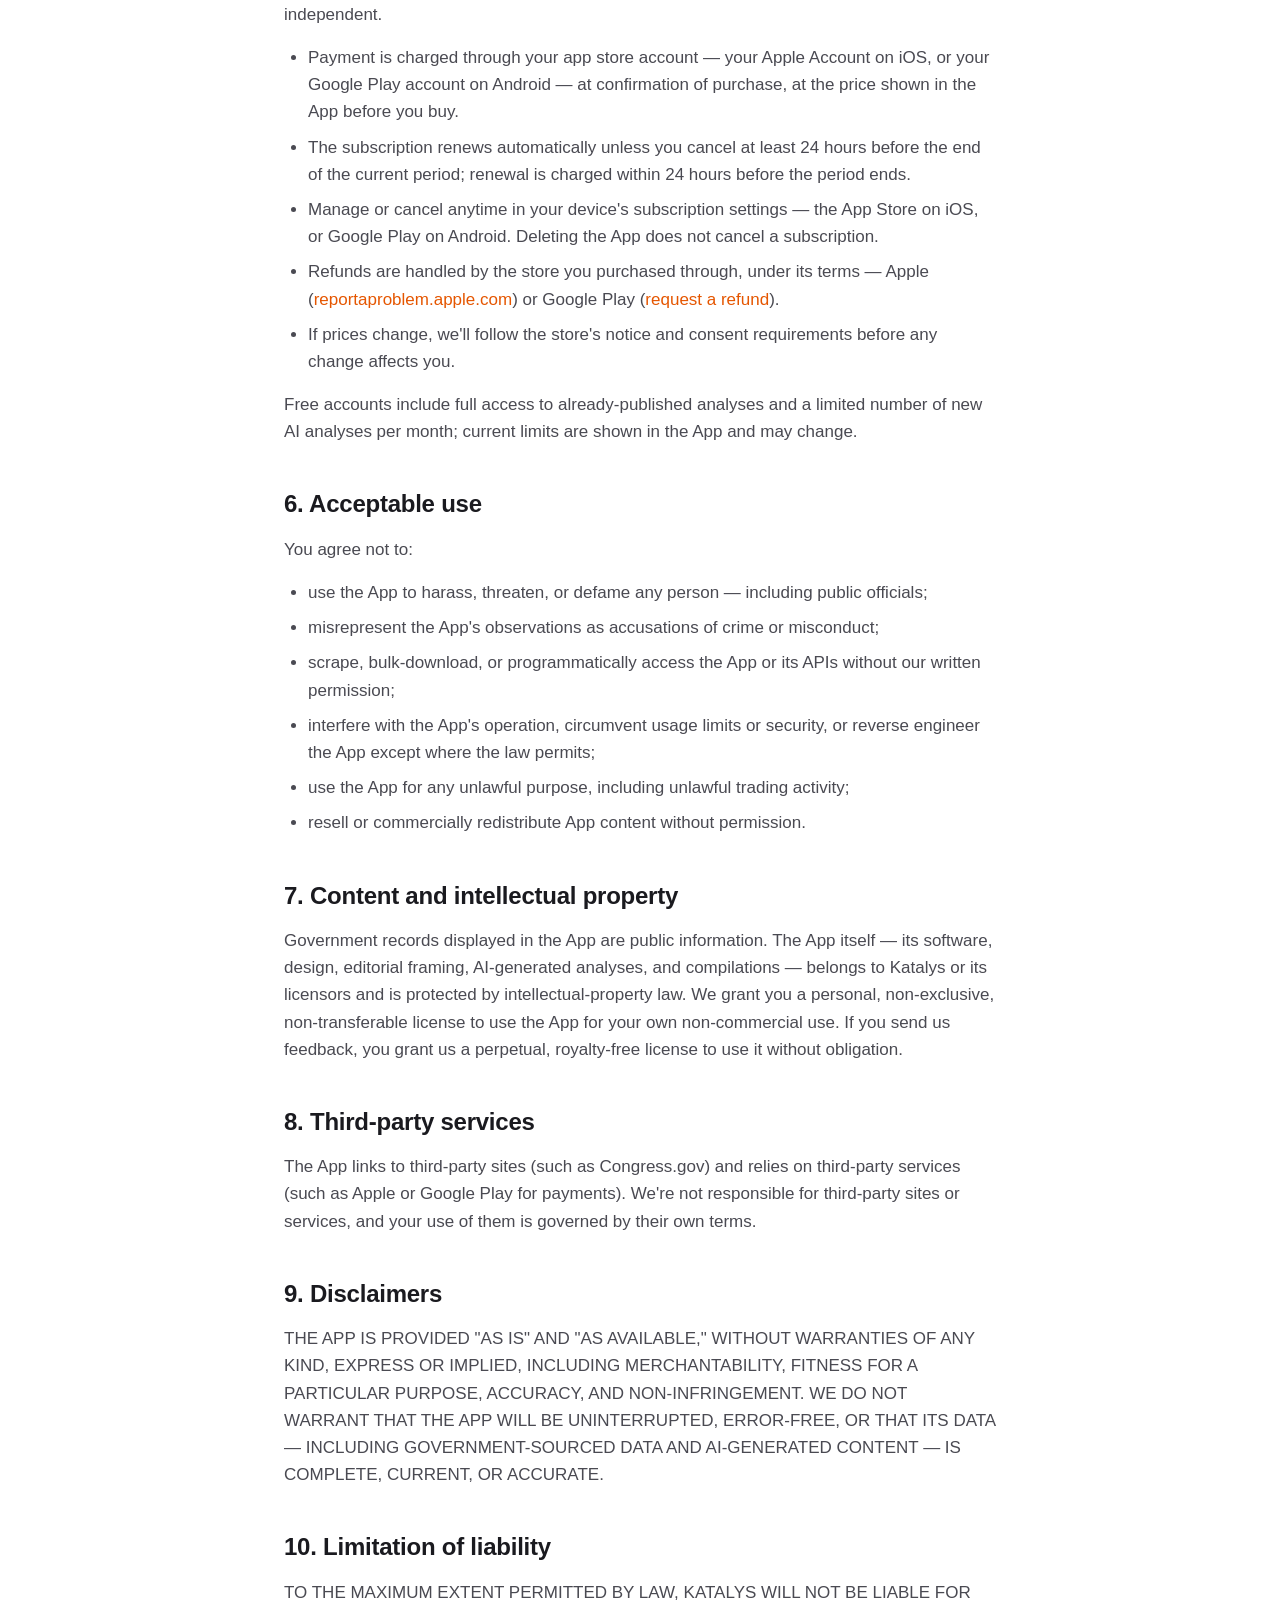
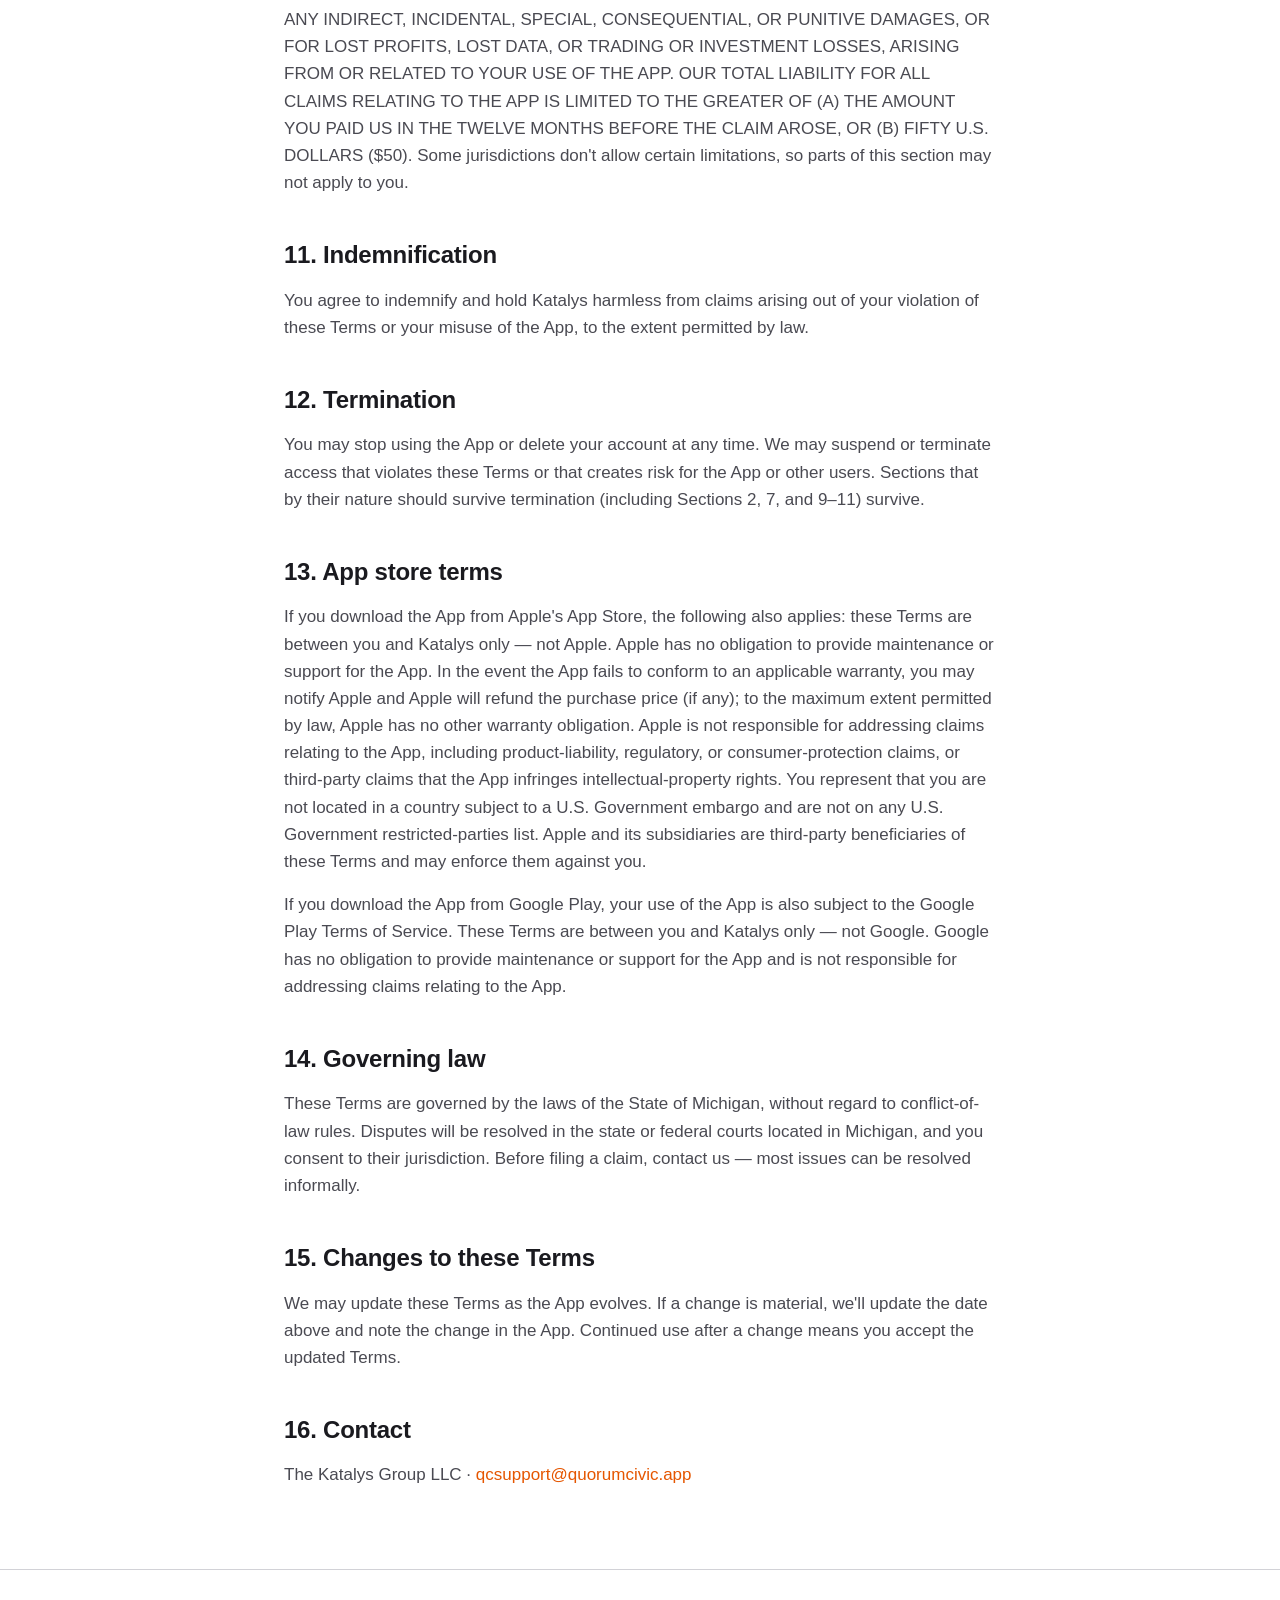
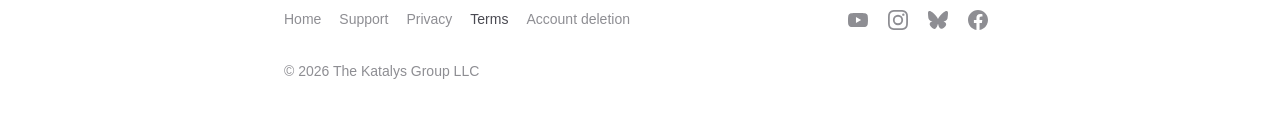
<file: terms.html>
<!DOCTYPE html>
<html lang="en">
<head>
<meta charset="UTF-8">
<meta name="viewport" content="width=device-width, initial-scale=1.0">
<title>QuorumCivic Terms: Supporter Subscription &amp; AI Disclaimers</title>
<meta name="description" content="The terms governing your use of QuorumCivic, including what the app is and is not, the Quorum Supporter subscription, AI-content disclaimers, and limits on liability.">
<meta name="author" content="The Katalys Group LLC">
<meta name="robots" content="index, follow">
<meta name="theme-color" content="#0B1B2D">
<link rel="canonical" href="https://quorumcivic.app/terms">

<meta property="og:site_name" content="QuorumCivic">
<meta property="og:title" content="Terms of Service | QuorumCivic">
<meta property="og:description" content="The terms governing your use of QuorumCivic, a nonpartisan civic-information app by The Katalys Group LLC.">
<meta property="og:type" content="website">
<meta property="og:url" content="https://quorumcivic.app/terms">
<meta property="og:image" content="https://quorumcivic.app/images/og-cover.png">
<meta property="og:image:width" content="1200">
<meta property="og:image:height" content="630">
<meta property="og:locale" content="en_US">

<meta name="twitter:card" content="summary_large_image">
<meta name="twitter:title" content="Terms of Service | QuorumCivic">
<meta name="twitter:description" content="The terms governing your use of QuorumCivic.">
<meta name="twitter:image" content="https://quorumcivic.app/images/og-cover.png">
<link rel="stylesheet" href="styles.css">
<link rel="icon" type="image/png" sizes="32x32" href="images/favicon-32.png">
<link rel="icon" type="image/png" sizes="512x512" href="images/favicon-512.png">
<link rel="apple-touch-icon" href="images/favicon-180.png">
<script>
    !function(t,e){var o,n,p,r;e.__SV||(window.posthog && window.posthog.__loaded)||(window.posthog=e,e._i=[],e.init=function(i,s,a){function g(t,e){var o=e.split(".");2==o.length&&(t=t[o[0]],e=o[1]),t[e]=function(){t.push([e].concat(Array.prototype.slice.call(arguments,0)))}}(p=t.createElement("script")).type="text/javascript",p.crossOrigin="anonymous",p.async=!0,p.src=s.api_host.replace(".i.posthog.com","-assets.i.posthog.com")+"/static/array.js",(r=t.getElementsByTagName("script")[0]).parentNode.insertBefore(p,r);var u=e;for(void 0!==a?u=e[a]=[]:a="posthog",u.people=u.people||[],u.toString=function(t){var e="posthog";return"posthog"!==a&&(e+="."+a),t||(e+=" (stub)"),e},u.people.toString=function(){return u.toString(1)+".people (stub)"},o="Mi Ri init Vi Gi Rr Wi Ji Bi capture calculateEventProperties tn register register_once register_for_session unregister unregister_for_session an getFeatureFlag getFeatureFlagPayload getFeatureFlagResult isFeatureEnabled reloadFeatureFlags updateFlags updateEarlyAccessFeatureEnrollment getEarlyAccessFeatures on onFeatureFlags onSurveysLoaded onSessionId getSurveys getActiveMatchingSurveys renderSurvey displaySurvey cancelPendingSurvey canRenderSurvey canRenderSurveyAsync un identify setPersonProperties group resetGroups setPersonPropertiesForFlags resetPersonPropertiesForFlags setGroupPropertiesForFlags resetGroupPropertiesForFlags reset setIdentity clearIdentity get_distinct_id getGroups get_session_id get_session_replay_url alias set_config startSessionRecording stopSessionRecording sessionRecordingStarted captureException addExceptionStep captureLog startExceptionAutocapture stopExceptionAutocapture loadToolbar get_property getSessionProperty nn Xi createPersonProfile setInternalOrTestUser sn Hi cn opt_in_capturing opt_out_capturing has_opted_in_capturing has_opted_out_capturing get_explicit_consent_status is_capturing clear_opt_in_out_capturing Ki debug Lr rn getPageViewId captureTraceFeedback captureTraceMetric Di".split(" "),n=0;n<o.length;n++)g(u,o[n]);e._i.push([i,s,a])},e.__SV=1)}(document,window.posthog||[]);
    // Dev traffic must not reach the production project: localhost:4173, this
    // repo's preview server, was reporting into it. Skipping init() is safe:
    // the snippet above installed a queueing stub as window.posthog, so every
    // register()/capture() call site still works and simply no-ops; array.js
    // is never fetched and nothing is sent.
    var _phDev = /^(localhost|127\.0\.0\.1|\[::1\])$/.test(location.hostname)
              || location.hostname.endsWith('.local');
    if (!_phDev) posthog.init('phc_Mk93JjswGSCQy5031MKU7B9BWXFJoZqyWjg4h3icd2X', {
        api_host: 'https://pulse.quorumcivic.app',
        ui_host: 'https://us.posthog.com',
        defaults: '2026-01-30',
        person_profiles: 'identified_only',
        // The automatic pageview fires during init(), before the ?s= source
        // mapping analytics.js registers would apply, so analytics.js captures
        // the pageview by hand after register. capture_pageleave follows
        // pageview capture unless turned on explicitly, and bounce rate and
        // time on page need it.
        capture_pageview: false,
        capture_pageleave: true,
    })
</script>
<script src="analytics.js" defer></script>
</head>
<body>

<header>
  <div class="container">
    <a class="brand" href="index.html">
      <span class="brand-name">QuorumCivic<span class="spark">.</span></span>
      <span class="brand-sub">Hidden in plain sight</span>
    </a>
    <div class="header-right">
      <nav aria-label="Primary">
        <a href="https://share.quorumcivic.app/bills"><span class="nav-wide">Bill analyses</span><span class="nav-tight">Bills</span></a>
        <a href="https://share.quorumcivic.app/members"><span class="nav-wide">Member records</span><span class="nav-tight">Members</span></a>
        <a class="nav-support" href="support.html">Support</a>
      </nav>
    </div>
  </div>
</header>

<main class="container content">

  <h1 class="page-title">Terms of Service</h1>
  <p class="page-meta">Effective July 21, 2026</p>

  <p>These Terms of Service ("Terms") are an agreement between you and The Katalys Group LLC ("Katalys," "we," "us") and govern your use of the QuorumCivic app and related services (the "App"). By creating an account or using the App, you agree to these Terms and to our <a href="/privacy">Privacy Policy</a>. If you don't agree, don't use the App.</p>

  <p>You must be at least 13 years old to use the App.</p>

  <h2>1. What QuorumCivic is</h2>
  <p>QuorumCivic presents public government records &mdash; legislation, roll-call votes, congressional financial disclosures, campaign finance filings, and related data &mdash; in a readable, connected form, along with AI-generated summaries and scores that help you interpret them. The App is an information and civic-education tool.</p>

  <h2>2. What QuorumCivic is not</h2>
  <div class="callout">
    <p><strong>Not financial advice.</strong> Nothing in the App is investment, financial, legal, or tax advice, and nothing in it is a recommendation to buy, sell, or hold any security. Katalys is not a broker-dealer or a registered investment adviser. Signals, scores, and patterns describe historical public records &mdash; they are not predictions you should trade on, and past patterns do not indicate future results. Decisions you make, financial or otherwise, are yours alone; consult a qualified professional before making them.</p>
    <p><strong>Not accusations.</strong> Patterns the App surfaces &mdash; for example, trades occurring near legislative events &mdash; are correlative observations from public filings. They are not evidence of coordination, insider trading, or any wrongdoing by any person.</p>
    <p><strong>Not the government.</strong> QuorumCivic is an independent product. It is not affiliated with, operated by, or endorsed by the United States Government, Congress, or any government agency.</p>
  </div>

  <h2>3. AI-generated content</h2>
  <p>Bill summaries, transparency and complexity scores, and answers to questions you ask are generated by artificial intelligence from public records. AI output can be incomplete, out of date, or wrong. Official sources control: where the App's description of a bill, vote, or filing differs from the official record (for example, on Congress.gov), the official record is authoritative. The App links to official sources so you can verify.</p>

  <h2>4. Your account</h2>
  <ul>
    <li>Keep your sign-in credentials secure; you're responsible for activity under your account.</li>
    <li>Provide accurate information, and keep your email current so we can reach you about your account.</li>
    <li>You can delete your account at any time inside the App (You tab &rarr; Account).</li>
  </ul>

  <h2>5. Quorum Supporter subscription</h2>
  <p>Quorum Supporter is an optional auto-renewable subscription (offered monthly and annually) that unlocks unlimited AI bill analysis and other Supporter features. Supporter subscriptions fund the servers, data feeds, and AI processing that keep QuorumCivic running and independent.</p>
  <ul>
    <li>Payment is charged through your app store account &mdash; your Apple Account on iOS, or your Google Play account on Android &mdash; at confirmation of purchase, at the price shown in the App before you buy.</li>
    <li>The subscription renews automatically unless you cancel at least 24 hours before the end of the current period; renewal is charged within 24 hours before the period ends.</li>
    <li>Manage or cancel anytime in your device's subscription settings &mdash; the App Store on iOS, or Google Play on Android. Deleting the App does not cancel a subscription.</li>
    <li>Refunds are handled by the store you purchased through, under its terms &mdash; Apple (<a href="https://reportaproblem.apple.com">reportaproblem.apple.com</a>) or Google Play (<a href="https://support.google.com/googleplay/answer/2479637">request a refund</a>).</li>
    <li>If prices change, we'll follow the store's notice and consent requirements before any change affects you.</li>
  </ul>
  <p>Free accounts include full access to already-published analyses and a limited number of new AI analyses per month; current limits are shown in the App and may change.</p>

  <h2>6. Acceptable use</h2>
  <p>You agree not to:</p>
  <ul>
    <li>use the App to harass, threaten, or defame any person &mdash; including public officials;</li>
    <li>misrepresent the App's observations as accusations of crime or misconduct;</li>
    <li>scrape, bulk-download, or programmatically access the App or its APIs without our written permission;</li>
    <li>interfere with the App's operation, circumvent usage limits or security, or reverse engineer the App except where the law permits;</li>
    <li>use the App for any unlawful purpose, including unlawful trading activity;</li>
    <li>resell or commercially redistribute App content without permission.</li>
  </ul>

  <h2>7. Content and intellectual property</h2>
  <p>Government records displayed in the App are public information. The App itself &mdash; its software, design, editorial framing, AI-generated analyses, and compilations &mdash; belongs to Katalys or its licensors and is protected by intellectual-property law. We grant you a personal, non-exclusive, non-transferable license to use the App for your own non-commercial use. If you send us feedback, you grant us a perpetual, royalty-free license to use it without obligation.</p>

  <h2>8. Third-party services</h2>
  <p>The App links to third-party sites (such as Congress.gov) and relies on third-party services (such as Apple or Google Play for payments). We're not responsible for third-party sites or services, and your use of them is governed by their own terms.</p>

  <h2>9. Disclaimers</h2>
  <p>THE APP IS PROVIDED "AS IS" AND "AS AVAILABLE," WITHOUT WARRANTIES OF ANY KIND, EXPRESS OR IMPLIED, INCLUDING MERCHANTABILITY, FITNESS FOR A PARTICULAR PURPOSE, ACCURACY, AND NON-INFRINGEMENT. WE DO NOT WARRANT THAT THE APP WILL BE UNINTERRUPTED, ERROR-FREE, OR THAT ITS DATA &mdash; INCLUDING GOVERNMENT-SOURCED DATA AND AI-GENERATED CONTENT &mdash; IS COMPLETE, CURRENT, OR ACCURATE.</p>

  <h2>10. Limitation of liability</h2>
  <p>TO THE MAXIMUM EXTENT PERMITTED BY LAW, KATALYS WILL NOT BE LIABLE FOR ANY INDIRECT, INCIDENTAL, SPECIAL, CONSEQUENTIAL, OR PUNITIVE DAMAGES, OR FOR LOST PROFITS, LOST DATA, OR TRADING OR INVESTMENT LOSSES, ARISING FROM OR RELATED TO YOUR USE OF THE APP. OUR TOTAL LIABILITY FOR ALL CLAIMS RELATING TO THE APP IS LIMITED TO THE GREATER OF (A) THE AMOUNT YOU PAID US IN THE TWELVE MONTHS BEFORE THE CLAIM AROSE, OR (B) FIFTY U.S. DOLLARS ($50). Some jurisdictions don't allow certain limitations, so parts of this section may not apply to you.</p>

  <h2>11. Indemnification</h2>
  <p>You agree to indemnify and hold Katalys harmless from claims arising out of your violation of these Terms or your misuse of the App, to the extent permitted by law.</p>

  <h2>12. Termination</h2>
  <p>You may stop using the App or delete your account at any time. We may suspend or terminate access that violates these Terms or that creates risk for the App or other users. Sections that by their nature should survive termination (including Sections 2, 7, and 9&ndash;11) survive.</p>

  <h2>13. App store terms</h2>
  <p>If you download the App from Apple's App Store, the following also applies: these Terms are between you and Katalys only &mdash; not Apple. Apple has no obligation to provide maintenance or support for the App. In the event the App fails to conform to an applicable warranty, you may notify Apple and Apple will refund the purchase price (if any); to the maximum extent permitted by law, Apple has no other warranty obligation. Apple is not responsible for addressing claims relating to the App, including product-liability, regulatory, or consumer-protection claims, or third-party claims that the App infringes intellectual-property rights. You represent that you are not located in a country subject to a U.S. Government embargo and are not on any U.S. Government restricted-parties list. Apple and its subsidiaries are third-party beneficiaries of these Terms and may enforce them against you.</p>

  <p>If you download the App from Google Play, your use of the App is also subject to the Google Play Terms of Service. These Terms are between you and Katalys only &mdash; not Google. Google has no obligation to provide maintenance or support for the App and is not responsible for addressing claims relating to the App.</p>

  <h2>14. Governing law</h2>
  <p>These Terms are governed by the laws of the State of Michigan, without regard to conflict-of-law rules. Disputes will be resolved in the state or federal courts located in Michigan, and you consent to their jurisdiction. Before filing a claim, contact us &mdash; most issues can be resolved informally.</p>

  <h2>15. Changes to these Terms</h2>
  <p>We may update these Terms as the App evolves. If a change is material, we'll update the date above and note the change in the App. Continued use after a change means you accept the updated Terms.</p>

  <h2>16. Contact</h2>
  <p>The Katalys Group LLC &middot; <a href="mailto:qcsupport@quorumcivic.app">qcsupport@quorumcivic.app</a></p>

</main>

<footer>
  <div class="container">
    <div class="footer-top">
      <nav class="footer-links" aria-label="Footer">
        <a href="index.html">Home</a>
        <a href="support.html">Support</a>
        <a href="privacy.html">Privacy</a>
        <a href="terms.html" aria-current="page">Terms</a>
        <a href="account-deletion.html">Account deletion</a>
      </nav>
      <div class="footer-social">
        <a href="https://www.youtube.com/@QuorumCivicApp" rel="me" aria-label="QuorumCivic on YouTube" data-attr="social-youtube"><svg viewBox="0 0 24 24" aria-hidden="true" focusable="false"><path d="M23.498 6.186a3.016 3.016 0 0 0-2.122-2.136C19.505 3.545 12 3.545 12 3.545s-7.505 0-9.377.505A3.017 3.017 0 0 0 .502 6.186C0 8.07 0 12 0 12s0 3.93.502 5.814a3.016 3.016 0 0 0 2.122 2.136c1.871.505 9.376.505 9.376.505s7.505 0 9.377-.505a3.015 3.015 0 0 0 2.122-2.136C24 15.93 24 12 24 12s0-3.93-.502-5.814zM9.545 15.568V8.432L15.818 12l-6.273 3.568z"/></svg></a>
        <a href="https://www.instagram.com/whatcongressdid/" rel="me" aria-label="QuorumCivic on Instagram" data-attr="social-instagram"><svg viewBox="0 0 24 24" aria-hidden="true" focusable="false"><path d="M12 0C8.74 0 8.333.015 7.053.072 5.775.132 4.905.333 4.14.63c-.789.306-1.459.717-2.126 1.384S.935 3.35.63 4.14C.333 4.905.131 5.775.072 7.053.012 8.333 0 8.74 0 12s.015 3.667.072 4.947c.06 1.277.261 2.148.558 2.913.306.788.717 1.459 1.384 2.126.667.666 1.336 1.079 2.126 1.384.766.296 1.636.499 2.913.558C8.333 23.988 8.74 24 12 24s3.667-.015 4.947-.072c1.277-.06 2.148-.262 2.913-.558.788-.306 1.459-.718 2.126-1.384.666-.667 1.079-1.335 1.384-2.126.296-.765.499-1.636.558-2.913.06-1.28.072-1.687.072-4.947s-.015-3.667-.072-4.947c-.06-1.277-.262-2.149-.558-2.913-.306-.789-.718-1.459-1.384-2.126C21.319 1.347 20.651.935 19.86.63c-.765-.297-1.636-.499-2.913-.558C15.667.012 15.26 0 12 0zm0 2.16c3.203 0 3.585.016 4.85.071 1.17.055 1.805.249 2.227.415.562.217.96.477 1.382.896.419.42.679.819.896 1.381.164.422.36 1.057.413 2.227.057 1.266.07 1.646.07 4.85s-.015 3.585-.074 4.85c-.061 1.17-.256 1.805-.421 2.227-.224.562-.479.96-.899 1.382-.419.419-.824.679-1.38.896-.42.164-1.065.36-2.235.413-1.274.057-1.649.07-4.859.07-3.211 0-3.586-.015-4.859-.074-1.171-.061-1.816-.256-2.236-.421-.569-.224-.96-.479-1.379-.899-.421-.419-.69-.824-.9-1.38-.165-.42-.359-1.065-.42-2.235-.045-1.26-.061-1.649-.061-4.844 0-3.196.016-3.586.061-4.861.061-1.17.255-1.814.42-2.234.21-.57.479-.96.9-1.381.419-.419.81-.689 1.379-.898.42-.166 1.051-.361 2.221-.421 1.275-.045 1.65-.06 4.859-.06l.045.03zm0 3.678a6.162 6.162 0 1 0 0 12.324 6.162 6.162 0 0 0 0-12.324zM12 16a4 4 0 1 1 0-8 4 4 0 0 1 0 8zm7.846-10.405a1.44 1.44 0 1 1-2.88 0 1.44 1.44 0 0 1 2.88 0z"/></svg></a>
        <a href="https://bsky.app/profile/quorumcivic.app" rel="me" aria-label="QuorumCivic on Bluesky" data-attr="social-bluesky"><svg viewBox="0 0 24 24" aria-hidden="true" focusable="false"><path d="M12 10.8c-1.087-2.114-4.046-6.053-6.798-7.995C2.566.944 1.561 1.266.902 1.565.139 1.908 0 3.08 0 3.768c0 .69.378 5.65.624 6.479.815 2.736 3.713 3.66 6.383 3.364-3.912.58-7.387 2.005-2.83 7.078 5.013 5.19 6.87-1.113 7.823-4.308.953 3.195 2.05 9.271 7.733 4.308 4.267-4.308 1.172-6.498-2.74-7.078 2.67.297 5.568-.628 6.383-3.364.246-.828.624-5.79.624-6.478 0-.69-.139-1.861-.902-2.206-.659-.298-1.664-.62-4.3 1.24C16.046 4.748 13.087 8.687 12 10.8z"/></svg></a>
        <a href="https://www.facebook.com/quorumcivic.app" rel="me" aria-label="QuorumCivic on Facebook" data-attr="social-facebook"><svg viewBox="0 0 24 24" aria-hidden="true" focusable="false"><path d="M24 12.073c0-6.627-5.373-12-12-12s-12 5.373-12 12c0 5.99 4.388 10.954 10.125 11.854v-8.385H7.078v-3.47h3.047V9.43c0-3.007 1.792-4.669 4.533-4.669 1.312 0 2.686.235 2.686.235v2.953H15.83c-1.491 0-1.956.925-1.956 1.874v2.25h3.328l-.532 3.47h-2.796v8.385C19.612 23.027 24 18.062 24 12.073z"/></svg></a>
      </div>
    </div>
    <div class="footer-credit">&copy; 2026 The Katalys Group LLC</div>
  </div>
</footer>

</body>
</html>
</file>
<file: styles.css>
/* QuorumCivic marketing site
 * Palette mirrors apps/civic/src/theme/tokens.ts so the marketing surface
 * and the in-app surface share a single visual identity. Honors the user's
 * OS color scheme (same as the app's `auto` default).
 */

:root {
  /* Light theme (Civic light palette) */
  --bg: #FFFFFF;
  --bg-elevated: #F5F5F7;
  --bg-card: #FFFFFF;
  --border: #D2D2D7;

  --text-primary: #1A1A1F;
  --text-secondary: #4A4A52;
  --text-muted: #8E8E93;

  --ember: #E55600;
  --ember-hover: #C44A00;
  --electric-blue: #0044CC;

  /* Cool mist accent, used in Civic as a soft surface */
  --cool-mist: #F0F0F6;

  --max-width: 760px;
}

@media (prefers-color-scheme: dark) {
  :root {
    /* Dark theme (Civic dark palette) */
    --bg: #0B0B0F;
    --bg-elevated: #15151B;
    --bg-card: #1B1B22;
    --border: #2A2A33;

    --text-primary: #F5F5F7;
    --text-secondary: #A0A0AB;
    --text-muted: #6E6E78;

    --ember: #FF6200;
    --ember-hover: #FF8533;
    --electric-blue: #0052FF;

    --cool-mist: #1B1B22;
  }
}

* { box-sizing: border-box; }

html, body {
  margin: 0;
  padding: 0;
  background: var(--bg);
  color: var(--text-secondary);
  font-family: -apple-system, BlinkMacSystemFont, "SF Pro Text", "Segoe UI", Helvetica, Arial, sans-serif;
  font-size: 17px;
  line-height: 1.6;
  -webkit-font-smoothing: antialiased;
}

a { color: var(--ember); text-decoration: none; }
a:hover { color: var(--ember-hover); text-decoration: underline; }

.container {
  max-width: var(--max-width);
  margin: 0 auto;
  padding: 0 24px;
}

/* Header */
header {
  border-bottom: 1px solid var(--border);
  padding: 20px 0;
  background: var(--bg);
  position: sticky;
  top: 0;
  z-index: 10;
}
/* The column is 760px wide, which is the whole budget for brand + nav + store
 * pills. Two rules keep it honest: an explicit gap between the brand and the
 * right-hand group (they used to sit flush and collide), and nowrap on every
 * label so the row overflows visibly during development rather than silently
 * wrapping the brand's two lines into four. The legal links live in the
 * footer only; carrying them up here is what pushed the row past the budget. */
header .container {
  display: flex;
  align-items: center;
  justify-content: space-between;
  gap: 32px;
}
.brand {
  display: flex;
  flex-direction: column;
  line-height: 1.1;
  flex: 0 0 auto;
  color: inherit;
}
.brand:hover { color: inherit; text-decoration: none; }
.brand-name {
  font-weight: 700;
  font-size: 18px;
  color: var(--text-primary);
  letter-spacing: -0.01em;
  white-space: nowrap;
}
.brand-sub {
  font-size: 12px;
  font-weight: 400;
  color: var(--text-secondary);
  letter-spacing: 0.02em;
  margin-top: 2px;
  white-space: nowrap;
}
.brand .spark { color: var(--ember); }
header nav {
  display: flex;
  align-items: center;
  gap: 22px;
}
header nav a {
  font-size: 15px;
  color: var(--text-secondary);
  white-space: nowrap;
}
header nav a:hover { color: var(--ember); text-decoration: none; }
header nav a[aria-current="page"] { color: var(--text-primary); font-weight: 600; }
/* Phone-width labels. Measured at 375px the full labels need 251px of a
 * 203px nav budget, so they are swapped rather than allowed to wrap. */
.nav-tight { display: none; }

/* Hero */
.hero {
  padding: 80px 0 64px;
  text-align: left;
}
.hero h1 {
  font-size: 44px;
  line-height: 1.15;
  letter-spacing: -0.02em;
  color: var(--text-primary);
  margin: 0 0 24px;
  font-weight: 700;
}
.hero .tagline {
  font-size: 20px;
  color: var(--text-secondary);
  margin: 0 0 32px;
  max-width: 560px;
}
.hero .cta-row {
  display: flex;
  gap: 16px;
  flex-wrap: wrap;
  align-items: center;
}

/* Finding hero: the feed's #1 story, filled by home.js. Serif keys it as an
 * editorial finding (the app's hero-statement convention) against the sans
 * pitch. When it renders, .hero-pitch demotes to a supporting block below. */
.hero-finding { margin: 0 0 56px; }
.hero-finding .finding-eyebrow {
  font-size: 12px;
  font-weight: 700;
  letter-spacing: 0.08em;
  text-transform: uppercase;
  color: var(--ember);
  margin: 0 0 14px;
}
.hero-finding .finding-headline {
  font-family: Georgia, "Times New Roman", serif;
  font-size: 38px;
  line-height: 1.22;
  letter-spacing: -0.01em;
  color: var(--text-primary);
  font-weight: 700;
  margin: 0 0 18px;
}
.hero-finding .finding-dek {
  font-size: 19px;
  color: var(--text-secondary);
  margin: 0 0 26px;
  max-width: 600px;
}
.hero-finding .finding-source {
  font-size: 13px;
  color: var(--text-muted);
  margin: 18px 0 0;
}
.hero-pitch.demoted h1 { font-size: 26px; margin-bottom: 14px; }
.hero-pitch.demoted .tagline { font-size: 16px; margin-bottom: 22px; }

/* Buttons */
.btn {
  display: inline-block;
  padding: 12px 24px;
  border-radius: 8px;
  font-weight: 600;
  font-size: 15px;
  background: var(--ember);
  color: #FFFFFF;
  border: 1px solid var(--ember);
  transition: background 0.15s ease, border-color 0.15s ease;
}
.btn:hover {
  background: var(--ember-hover);
  border-color: var(--ember-hover);
  color: #FFFFFF;
  text-decoration: none;
}
.btn-outline {
  background: transparent;
  color: var(--text-primary);
  border: 1px solid var(--border);
}
.btn-outline:hover {
  background: var(--bg-elevated);
  color: var(--electric-blue);
  border-color: var(--electric-blue);
}
/* Platform-led store paths. index.html classes <html> as .android or .ios
 * before first paint; single-slot placements (header pill, ZIP CTA, sticky
 * bar) render both stores' links and show the visitor's, and dual rows
 * reorder so the visitor's store comes first. Desktop carries neither class
 * and shows both, so an Android visitor on a laptop still has a Play path.
 * Links stay in the DOM either way so analytics.js decorates every one. */
html.android .ios-only { display: none; }
html.ios .android-only { display: none; }

.cta-row a[data-store="app_store"] { order: 1; }
.cta-row a[data-store="google_play"] { order: 2; }
.cta-row .btn-outline { order: 3; }
html.android .cta-row a[data-store="google_play"] { order: 1; }
html.android .cta-row a[data-store="app_store"] { order: 2; }

/* Header store pill. The header is sticky, so the pill is the store path
 * that is always within reach; the sticky bar below only serves screens too
 * narrow to fit it. */
.header-right { display: flex; align-items: center; gap: 20px; flex: 0 1 auto; min-width: 0; }
.store-pill { padding: 8px 14px; font-size: 14px; white-space: nowrap; }

/* ZIP delegation block. Panel-styled so it reads as a tool set into the
 * page, not an ad break. Party dots keep the party word in the adjacent
 * text, never color alone; representative rows stay neutral because the
 * general lookup returns party for senators only. */
.zip-section .zip-intro {
  font-size: 17px;
  color: var(--text-secondary);
  margin: 0 0 20px;
  max-width: 560px;
}
.zip-block {
  background: var(--bg-elevated);
  border: 1px solid var(--border);
  border-radius: 12px;
  padding: 20px 20px 18px;
}
.zip-form { display: flex; gap: 10px; }
.zip-form input {
  flex: 1;
  min-width: 0;
  max-width: 160px;
  font-size: 16px;
  padding: 10px 13px;
  border-radius: 8px;
  border: 1px solid var(--border);
  background: var(--bg);
  color: var(--text-primary);
  font-family: inherit;
}
.zip-form input:focus {
  outline: 2px solid var(--ember);
  outline-offset: 1px;
  border-color: transparent;
}
.zip-form .btn { padding: 10px 18px; font-size: 14.5px; cursor: pointer; }
.zip-err { font-size: 14px; color: var(--ember); margin: 12px 0 0; }
.zip-note { font-size: 13px; color: var(--text-muted); margin: 14px 0 0; }
.zip-rows { margin: 14px 0 0; }
.zip-row {
  display: flex;
  align-items: center;
  gap: 10px;
  padding: 9px 0;
  border-top: 1px solid var(--border);
}
.zip-row:first-child { border-top: none; }
.pdot { width: 9px; height: 9px; border-radius: 50%; flex-shrink: 0; background: var(--text-muted); }
.pdot.R { background: #d0453a; }
.pdot.D { background: #3b74d9; }
.pdot.I { background: #8b5cf6; }
.zip-who { flex: 1; font-size: 15px; line-height: 1.4; color: var(--text-primary); }
.zip-who .seat { color: var(--text-muted); font-size: 13.5px; }
.zip-ctx { font-size: 12.5px; color: var(--text-muted); margin: 10px 0 0; line-height: 1.5; }
.zip-cta {
  display: flex;
  align-items: center;
  gap: 14px;
  margin: 14px 0 0;
  padding-top: 14px;
  border-top: 1px solid var(--border);
}
.zip-cta[hidden] { display: none; }   /* display:flex would defeat the hidden attr */
.zip-cta-line { flex: 1; font-size: 14px; line-height: 1.4; color: var(--text-primary); }
.zip-cta .btn { flex-shrink: 0; padding: 10px 16px; font-size: 14px; }

/* Sticky store bar (narrow screens). home.js toggles .show; it stays hidden
 * whenever any other store button, the header pill included, is on screen. */
.sticky-bar {
  position: fixed;
  left: 0;
  right: 0;
  bottom: 0;
  z-index: 20;
  background: var(--bg-elevated);
  border-top: 1px solid var(--border);
  transform: translateY(110%);
  visibility: hidden;
  transition: transform 0.25s ease, visibility 0.25s;
  padding: 10px 16px calc(10px + env(safe-area-inset-bottom));
}
.sticky-bar.show { transform: translateY(0); visibility: visible; }
.sticky-inner {
  max-width: var(--max-width);
  margin: 0 auto;
  display: flex;
  align-items: center;
  gap: 14px;
}
.sticky-line { flex: 1; font-size: 13.5px; line-height: 1.35; color: var(--text-primary); }
.sticky-bar .btn { flex-shrink: 0; padding: 10px 16px; font-size: 14px; }
body.has-sticky footer { padding-bottom: 120px; }

/* App screenshots: horizontal scroll-snap strip of CSS phone frames.
 * No JS, swipeable on mobile. Bezel stays dark in both themes (phones read
 * right that way), so it only references the always-dark token values. */
.shots-section { padding-top: 48px; }
.shots {
  display: flex;
  gap: 24px;
  overflow-x: auto;
  scroll-snap-type: x mandatory;
  -webkit-overflow-scrolling: touch;
  padding: 8px 4px 16px;
  margin: 0 -24px;          /* bleed to container edges so phones can scroll past */
  padding-left: 24px;
  padding-right: 24px;
  scrollbar-width: none;
}
.shots::-webkit-scrollbar { display: none; }
.phone {
  flex: 0 0 auto;
  scroll-snap-align: center;
  width: 232px;
  margin: 0;
}
.phone .frame {
  background: #0B0B0F;
  border: 1px solid #2A2A33;
  border-radius: 38px;
  padding: 10px;
  box-shadow: 0 14px 36px rgba(0, 0, 0, 0.22);
}
.phone img {
  display: block;
  width: 100%;
  border-radius: 28px;
}
.phone figcaption {
  margin-top: 14px;
  font-size: 14px;
  line-height: 1.4;
  color: var(--text-muted);
  text-align: center;
  padding: 0 8px;
}
.shots-hint {
  font-size: 14px;
  color: var(--text-muted);
  margin: 4px 0 0;
}
@media (max-width: 600px) {
  /* Smaller phones so one + its caption fit the screen and the next phone
   * peeks in from the right, and that peek is what signals horizontal swipe. */
  .shots { gap: 16px; scroll-padding-left: 24px; }
  .phone {
    width: 62vw;
    max-width: 250px;
    scroll-snap-align: start;
  }
  .phone .frame { border-radius: 32px; padding: 8px; }
  .phone img { border-radius: 24px; }
  .phone figcaption { margin-top: 18px; font-size: 13px; }
}

/* Sections */
section {
  padding: 56px 0;
  border-top: 1px solid var(--border);
}
section h2 {
  font-size: 28px;
  letter-spacing: -0.01em;
  color: var(--text-primary);
  margin: 0 0 32px;
  font-weight: 700;
}
section h3 {
  font-size: 19px;
  color: var(--text-primary);
  margin: 32px 0 12px;
  font-weight: 600;
}
section blockquote {
  margin: 32px 0;
  padding: 4px 0 4px 24px;
  border-left: 3px solid var(--ember);
}
section blockquote p {
  font-size: 21px;
  line-height: 1.5;
  letter-spacing: -0.01em;
  color: var(--text-primary);
  margin: 0 0 12px;
}
section blockquote cite {
  font-size: 15px;
  font-style: normal;
  color: var(--text-secondary);
}

/* Feature grid */
.features {
  display: grid;
  grid-template-columns: 1fr 1fr;
  gap: 32px 40px;
}
@media (max-width: 600px) {
  .features { grid-template-columns: 1fr; }
}
.feature h3 {
  font-size: 17px;
  color: var(--text-primary);
  margin: 0 0 8px;
  font-weight: 600;
}
.feature p {
  margin: 0;
  color: var(--text-secondary);
}

/* Content pages */
.page-title {
  font-size: 36px;
  color: var(--text-primary);
  margin: 56px 0 8px;
  font-weight: 700;
  letter-spacing: -0.02em;
}
.page-meta {
  color: var(--text-muted);
  font-size: 14px;
  margin: 0 0 40px;
}
.content p { margin: 0 0 16px; color: var(--text-secondary); }
.content ul { margin: 0 0 16px; padding-left: 24px; }
.content li { margin-bottom: 8px; color: var(--text-secondary); }
.content strong { color: var(--text-primary); }

/* Callout: uses ember left border to match in-app warning/highlight cards */
.callout {
  background: var(--bg-elevated);
  border: 1px solid var(--border);
  border-left: 3px solid var(--ember);
  padding: 16px 20px;
  border-radius: 4px;
  margin: 24px 0;
  font-size: 15px;
  color: var(--text-secondary);
}
.callout strong { color: var(--text-primary); }
/* Callouts on legal pages hold a lead line + list, or several paragraphs.
 * Collapse the outer margins so the panel stays tight. */
.callout > :first-child { margin-top: 0; }
.callout > :last-child { margin-bottom: 0; }
.callout p { margin: 0 0 12px; }
.callout ul { margin: 4px 0 0; padding-left: 22px; }
.callout li { margin-bottom: 8px; color: var(--text-secondary); }
.callout li:last-child { margin-bottom: 0; }

/* Legal-page headings. Scoped to direct children of .content so the
 * section-wrapped support page keeps its own (section h2/h3) scale. */
.content > h2 {
  font-size: 24px;
  color: var(--text-primary);
  margin: 40px 0 12px;
  font-weight: 700;
  letter-spacing: -0.01em;
}
.content > h3 {
  font-size: 18px;
  color: var(--text-primary);
  margin: 28px 0 10px;
  font-weight: 600;
}

/* Data table (privacy service providers): hairline rows to match the
 * card/callout surfaces, with an elevated header row. */
.content table {
  width: 100%;
  border-collapse: collapse;
  border: 1px solid var(--border);
  margin: 0 0 20px;
  font-size: 15px;
}
.content th {
  text-align: left;
  padding: 10px 14px;
  background: var(--bg-elevated);
  color: var(--text-primary);
  font-weight: 600;
  border-bottom: 1px solid var(--border);
}
.content td {
  padding: 10px 14px;
  border-bottom: 1px solid var(--border);
  color: var(--text-secondary);
  vertical-align: top;
}
.content tr:last-child td { border-bottom: none; }
.content td:first-child { color: var(--text-primary); font-weight: 600; }

/* FAQ */
.faq-item {
  border-bottom: 1px solid var(--border);
  padding: 20px 0;
}
.faq-item:last-child { border-bottom: none; }
.faq-q {
  font-weight: 600;
  color: var(--text-primary);
  margin: 0 0 8px;
}
.faq-a { margin: 0; color: var(--text-secondary); }

/* Footer */
footer {
  margin-top: 80px;
  padding: 32px 0 48px;
  border-top: 1px solid var(--border);
  font-size: 14px;
  color: var(--text-muted);
  background: var(--bg);
}
footer .footer-top {
  display: flex;
  justify-content: space-between;
  align-items: center;
  flex-wrap: wrap;
  gap: 14px 24px;
}
.footer-links { display: flex; flex-wrap: wrap; align-items: center; gap: 8px 18px; }
footer a { color: var(--text-muted); }
footer a:hover { color: var(--ember); }
.footer-links a[aria-current="page"] { color: var(--text-secondary); }
.footer-credit { margin-top: 22px; color: var(--text-muted); }

/* Social profiles. Inline SVG so the row costs no extra request, sized as
 * 36px hit targets rather than bare 20px glyphs, and painted with
 * currentColor so one hover rule covers both themes. */
.footer-social { display: flex; align-items: center; gap: 4px; }
.footer-social a {
  display: inline-flex;
  align-items: center;
  justify-content: center;
  width: 36px;
  height: 36px;
  border-radius: 8px;
  color: var(--text-muted);
}
.footer-social a:hover {
  color: var(--ember);
  background: var(--bg-elevated);
  text-decoration: none;
}
.footer-social a:focus-visible { outline: 2px solid var(--ember); outline-offset: 1px; }
.footer-social svg { display: block; width: 20px; height: 20px; fill: currentColor; }

@media (max-width: 860px) {
  /* No room for the pill beside brand + nav once the column starts shrinking.
   * home.js tests offsetParent, so hiding it here hands the screen to the
   * sticky bar instead. */
  .store-pill { display: none; }
  .header-right { gap: 0; }
}

@media (max-width: 600px) {
  .hero h1 { font-size: 32px; }
  .hero .tagline { font-size: 17px; }
  .hero-finding .finding-headline { font-size: 29px; }
  .hero-finding .finding-dek { font-size: 17px; }
  .hero-pitch.demoted h1 { font-size: 22px; }
  .page-title { font-size: 28px; }
  .brand-name { font-size: 15px; }
  .brand-sub { font-size: 11px; }
  header nav a { font-size: 13px; }
  header nav { gap: 14px; }
  header .container { gap: 12px; }
  .nav-wide { display: none; }
  .nav-tight { display: inline; }
  .footer-social { margin-left: -8px; }
}

/* 320px-class screens. Even abbreviated, brand + three links overrun the
 * column by a few pixels, so Support steps out of the header here; the hero's
 * "Get in touch" button and the footer still carry it. */
@media (max-width: 360px) {
  header .container { gap: 10px; }
  header nav { gap: 12px; }
  header nav .nav-support { display: none; }
}
</file>
